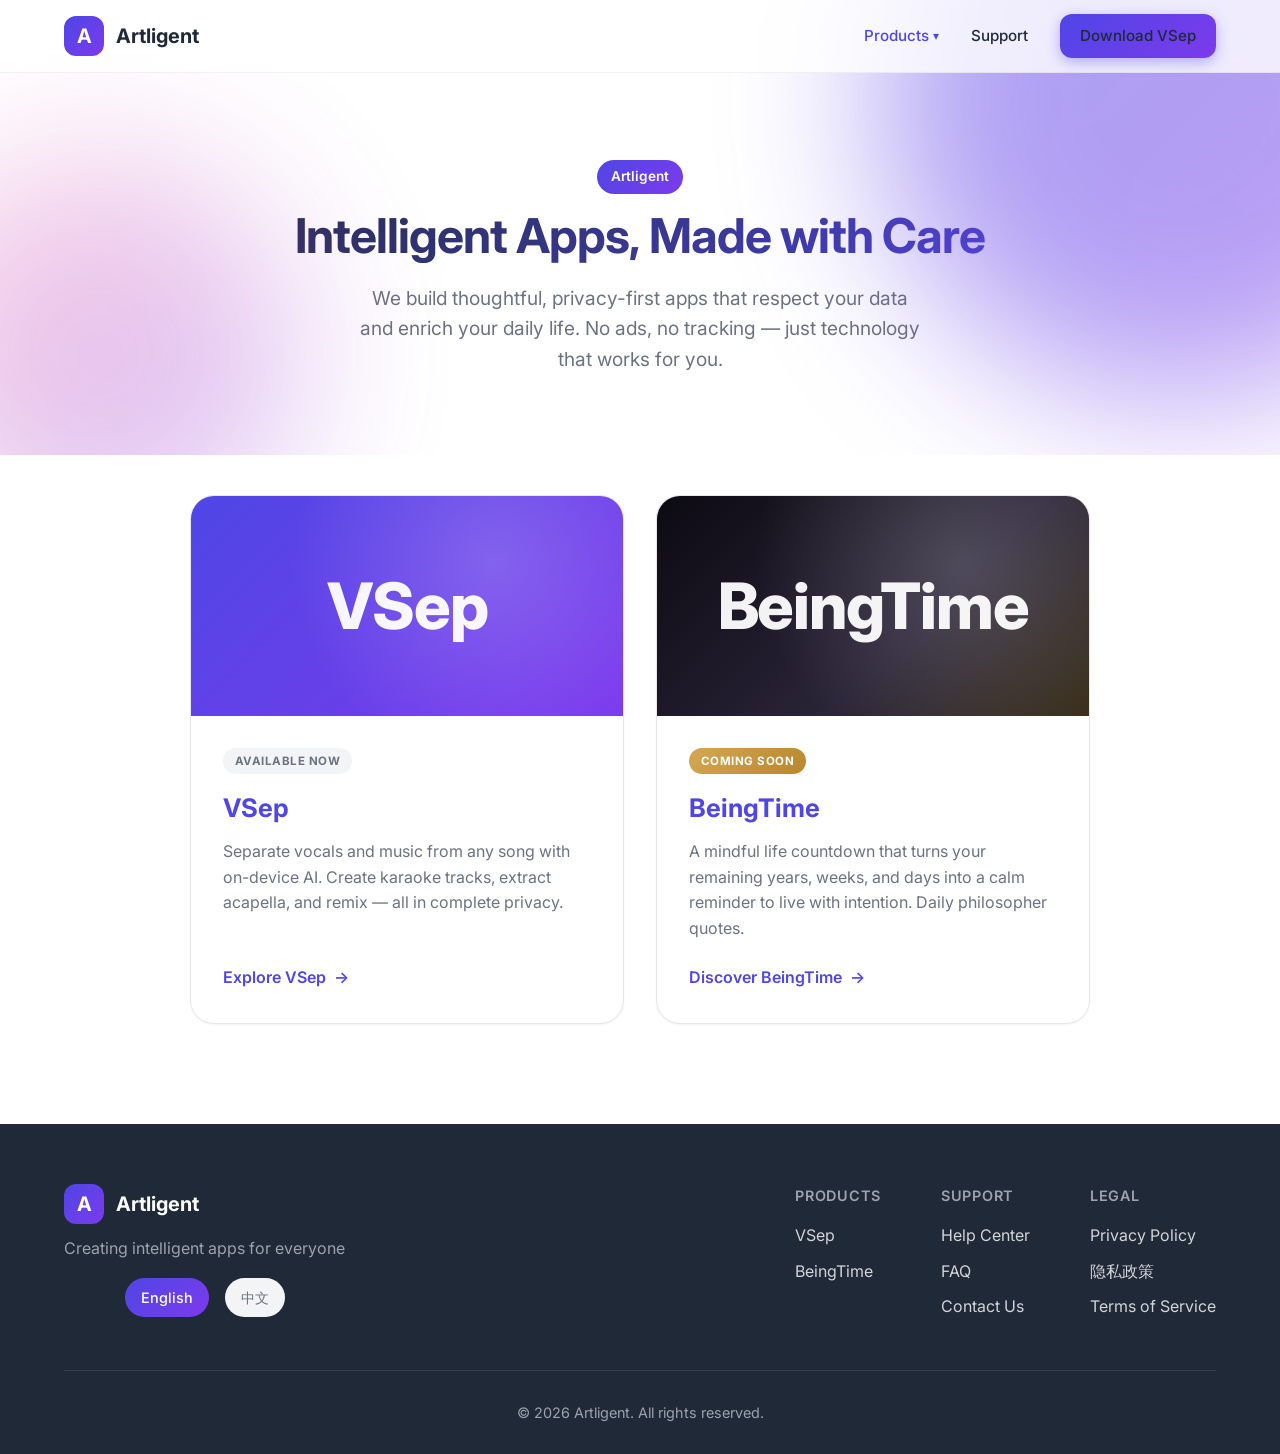
<file: index.html>
<!DOCTYPE html>
<html lang="en">
<head>
    <meta charset="UTF-8">
    <meta name="viewport" content="width=device-width, initial-scale=1.0">
    <title>Artligent - AI-Powered Apps</title>
    <meta name="description" content="Artligent creates intelligent, privacy-first apps. Discover VSep (AI vocal separation) and BeingTime (a mindful life countdown).">
    <link rel="stylesheet" href="css/style.css">
    <link rel="preconnect" href="https://fonts.googleapis.com">
    <link rel="preconnect" href="https://fonts.gstatic.com" crossorigin>
    <link href="https://fonts.googleapis.com/css2?family=Inter:wght@400;500;600;700&display=swap" rel="stylesheet">
</head>
<body>
    <header class="header">
        <nav class="nav container">
            <a href="/" class="logo">
                <div class="logo-icon">A</div>
                <span>Artligent</span>
            </a>
            <ul class="nav-links">
                <li class="nav-item-dropdown">
                    <button class="dropdown-toggle active" type="button">
                        Products <span class="caret">▾</span>
                    </button>
                    <div class="dropdown-menu">
                        <a href="/vsep.html" class="dropdown-link">
                            <div class="dropdown-link-icon vsep">V</div>
                            <div class="dropdown-link-text">
                                <span class="dropdown-link-title">VSep <span class="dropdown-tag">Available</span></span>
                                <span class="dropdown-link-desc">Separate vocals &amp; music with AI</span>
                            </div>
                        </a>
                        <a href="/beingtime.html" class="dropdown-link">
                            <div class="dropdown-link-icon lifetime">B</div>
                            <div class="dropdown-link-text">
                                <span class="dropdown-link-title">BeingTime <span class="dropdown-tag soon">Coming Soon</span></span>
                                <span class="dropdown-link-desc">A mindful life countdown</span>
                            </div>
                        </a>
                    </div>
                </li>
                <li><a href="/support.html">Support</a></li>
                <li><a href="https://apps.apple.com/us/app/vsep/id6759715582" class="btn btn-primary">Download VSep</a></li>
            </ul>
            <button class="mobile-menu-btn" aria-label="Toggle menu">
                <span></span>
                <span></span>
                <span></span>
            </button>
        </nav>
    </header>

    <main>
        <!-- Hub Hero -->
        <section class="hub-hero">
            <div class="hero-bg">
                <div class="gradient-orb orb-1"></div>
                <div class="gradient-orb orb-2"></div>
            </div>
            <div class="container">
                <div class="product-badge">Artligent</div>
                <h1>Intelligent Apps, Made with Care</h1>
                <p>We build thoughtful, privacy-first apps that respect your data and enrich your daily life. No ads, no tracking — just technology that works for you.</p>
            </div>
        </section>

        <!-- Products -->
        <section class="products-section">
            <div class="container">
                <div class="products-grid">
                    <!-- VSep -->
                    <a href="/vsep.html" class="product-card">
                        <div class="product-card-visual vsep">
                            <div class="product-card-initial">VSep</div>
                        </div>
                        <div class="product-card-body">
                            <span class="product-card-tag">Available Now</span>
                            <h3>VSep</h3>
                            <p>Separate vocals and music from any song with on-device AI. Create karaoke tracks, extract acapella, and remix — all in complete privacy.</p>
                            <span class="product-card-link">
                                Explore VSep <span class="arrow">→</span>
                            </span>
                        </div>
                    </a>

                    <!-- BeingTime -->
                    <a href="/beingtime.html" class="product-card">
                        <div class="product-card-visual lifetime">
                            <div class="product-card-initial">BeingTime</div>
                        </div>
                        <div class="product-card-body">
                            <span class="product-card-tag soon">Coming Soon</span>
                            <h3>BeingTime</h3>
                            <p>A mindful life countdown that turns your remaining years, weeks, and days into a calm reminder to live with intention. Daily philosopher quotes.</p>
                            <span class="product-card-link">
                                Discover BeingTime <span class="arrow">→</span>
                            </span>
                        </div>
                    </a>
                </div>
            </div>
        </section>
    </main>

    <footer class="footer">
        <div class="container">
            <div class="footer-content">
                <div class="footer-brand">
                    <a href="/" class="logo">
                        <div class="logo-icon">A</div>
                        <span>Artligent</span>
                    </a>
                    <p>Creating intelligent apps for everyone</p>
                    <div class="lang-switcher">
                        <a href="/" class="active">English</a>
                        <a href="/index-cn.html">中文</a>
                    </div>
                </div>
                <div class="footer-links">
                    <div class="footer-col">
                        <h4>Products</h4>
                        <ul>
                            <li><a href="/vsep.html">VSep</a></li>
                            <li><a href="/beingtime.html">BeingTime</a></li>
                        </ul>
                    </div>
                    <div class="footer-col">
                        <h4>Support</h4>
                        <ul>
                            <li><a href="/support.html">Help Center</a></li>
                            <li><a href="/support.html#faq">FAQ</a></li>
                            <li><a href="/support.html#contact">Contact Us</a></li>
                        </ul>
                    </div>
                    <div class="footer-col">
                        <h4>Legal</h4>
                        <ul>
                            <li><a href="/privacy.html">Privacy Policy</a></li>
                            <li><a href="/privacy-cn.html">隐私政策</a></li>
                            <li><a href="/terms.html">Terms of Service</a></li>
                        </ul>
                    </div>
                </div>
            </div>
            <div class="footer-bottom">
                <p>&copy; 2026 Artligent. All rights reserved.</p>
            </div>
        </div>
    </footer>

    <script src="js/main.js"></script>
</body>
</html>
</file>
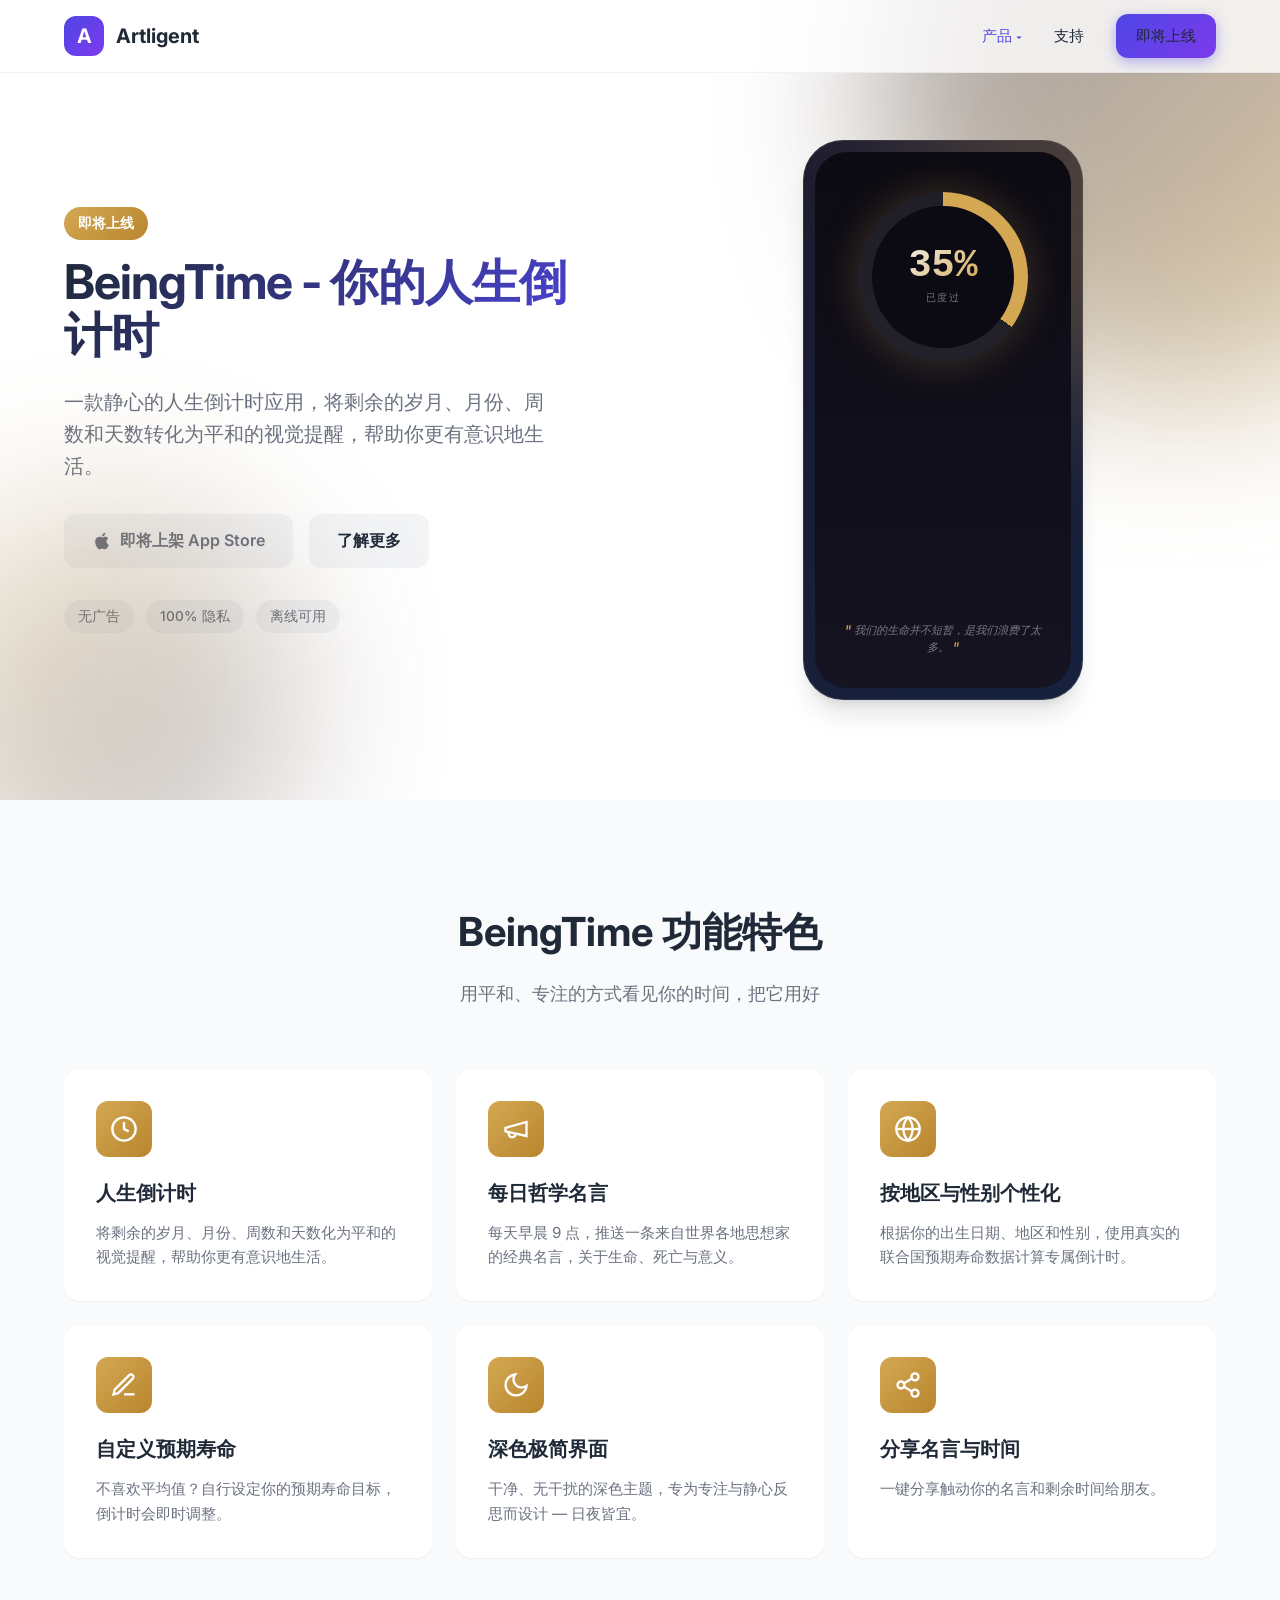
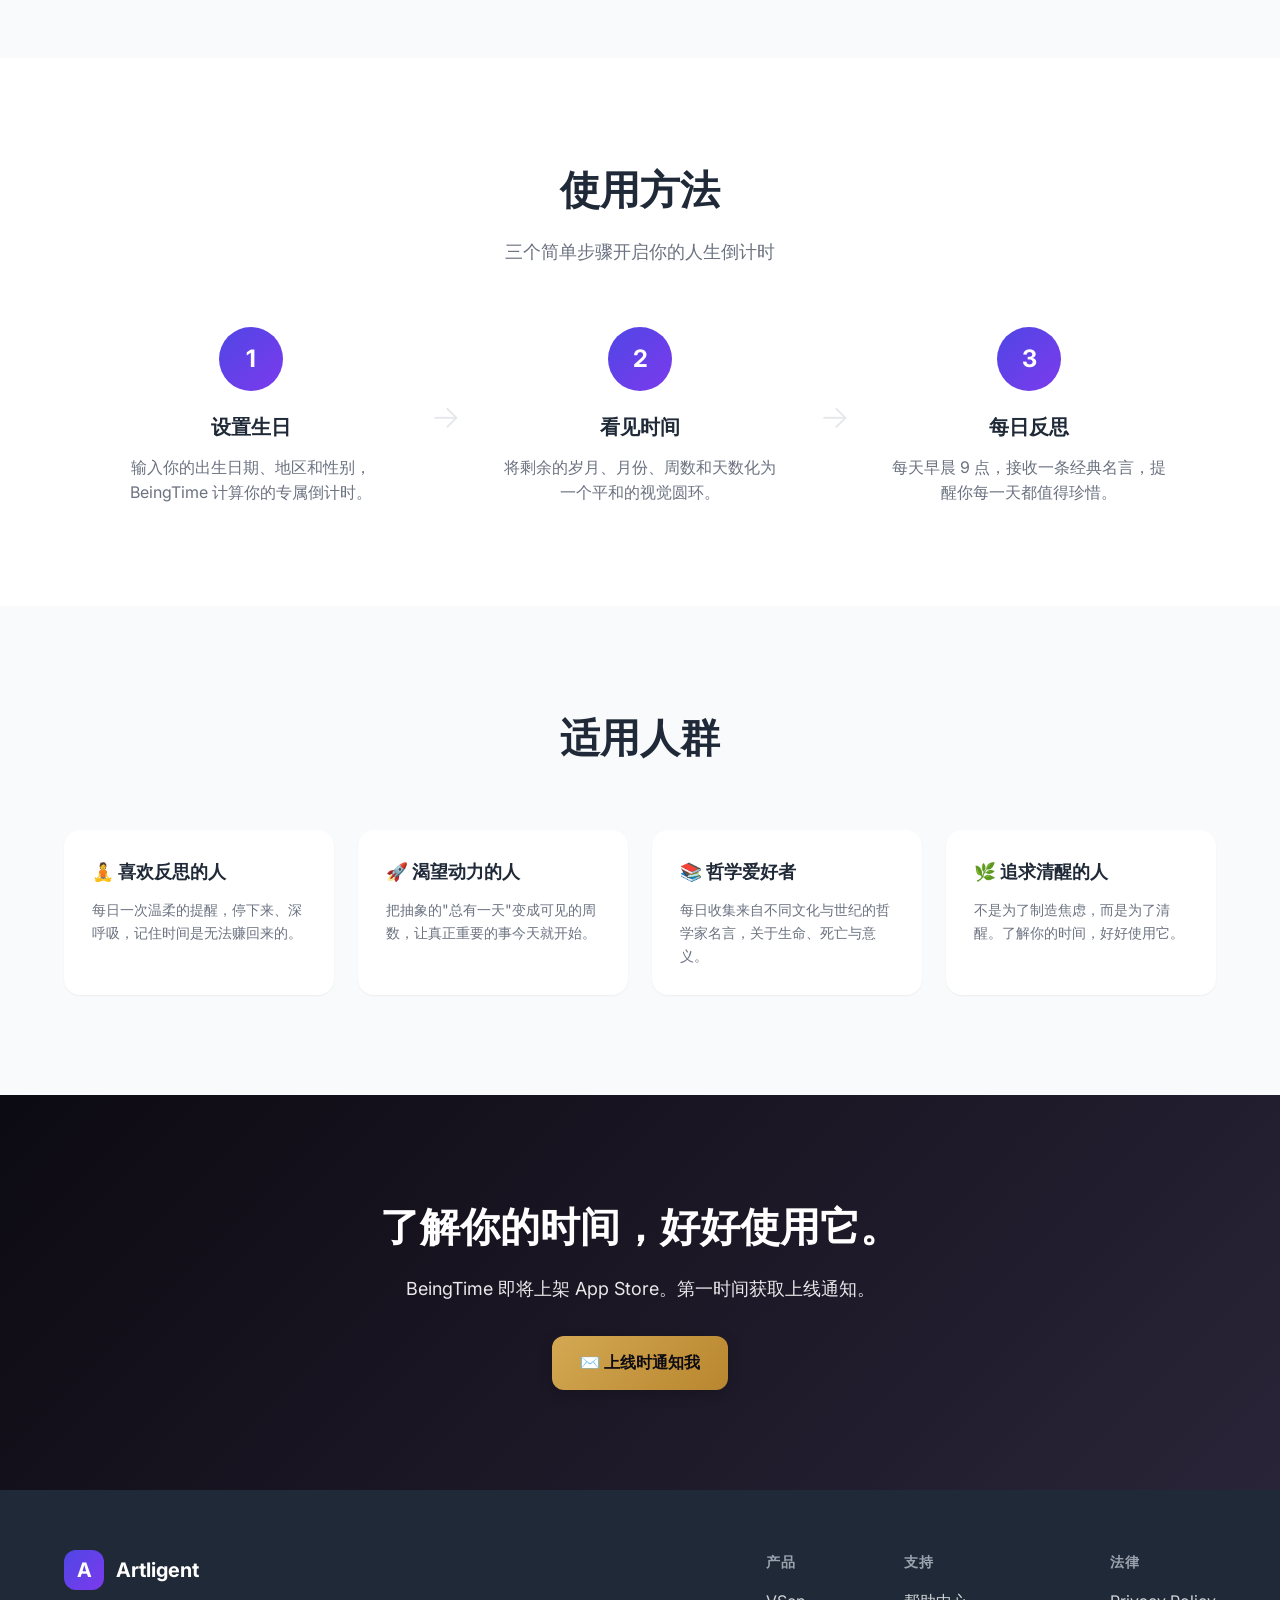
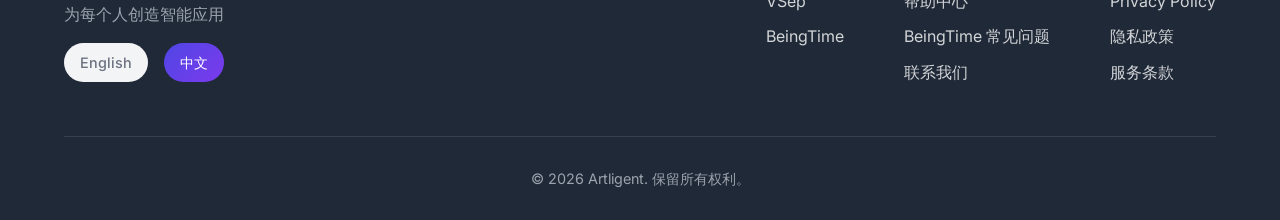
<file: beingtime-cn.html>
<!DOCTYPE html>
<html lang="zh-CN">
<head>
    <meta charset="UTF-8">
    <meta name="viewport" content="width=device-width, initial-scale=1.0">
    <title>BeingTime - 人生倒计时 | Artligent</title>
    <meta name="description" content="BeingTime 是一款静心的人生倒计时应用，将剩余的岁月、月份、周数和天数转化为平和的视觉提醒，帮助你更有意识地生活。每天早晨 9 点接收哲学名言。100% 隐私。">
    <link rel="stylesheet" href="css/style.css">
    <link rel="preconnect" href="https://fonts.googleapis.com">
    <link rel="preconnect" href="https://fonts.gstatic.com" crossorigin>
    <link href="https://fonts.googleapis.com/css2?family=Inter:wght@400;500;600;700&display=swap" rel="stylesheet">
</head>
<body>
    <header class="header">
        <nav class="nav container">
            <a href="/index-cn.html" class="logo">
                <div class="logo-icon">A</div>
                <span>Artligent</span>
            </a>
            <ul class="nav-links">
                <li class="nav-item-dropdown">
                    <button class="dropdown-toggle active" type="button">
                        产品 <span class="caret">▾</span>
                    </button>
                    <div class="dropdown-menu">
                        <a href="/vsep-cn.html" class="dropdown-link">
                            <div class="dropdown-link-icon vsep">V</div>
                            <div class="dropdown-link-text">
                                <span class="dropdown-link-title">VSep <span class="dropdown-tag">已上线</span></span>
                                <span class="dropdown-link-desc">AI 人声分离神器</span>
                            </div>
                        </a>
                        <a href="/beingtime-cn.html" class="dropdown-link">
                            <div class="dropdown-link-icon lifetime">B</div>
                            <div class="dropdown-link-text">
                                <span class="dropdown-link-title">BeingTime <span class="dropdown-tag soon">即将上线</span></span>
                                <span class="dropdown-link-desc">静心的人生倒计时</span>
                            </div>
                        </a>
                    </div>
                </li>
                <li><a href="/support-cn.html">支持</a></li>
                <li><a href="/beingtime-cn.html#notify" class="btn btn-primary">即将上线</a></li>
            </ul>
            <button class="mobile-menu-btn" aria-label="Toggle menu">
                <span></span>
                <span></span>
                <span></span>
            </button>
        </nav>
    </header>

    <main>
        <!-- Product: BeingTime -->
        <section class="hero">
            <div class="hero-bg">
                <div class="gradient-orb orb-1" style="background: linear-gradient(135deg, #2a2438 0%, #d4a853 100%);"></div>
                <div class="gradient-orb orb-2" style="background: linear-gradient(135deg, #d4a853 0%, #2a2438 100%);"></div>
            </div>
            <div class="container">
                <div class="hero-content">
                    <div class="hero-text">
                        <div class="product-badge" style="background: linear-gradient(135deg, #d4a853 0%, #b8862e 100%);">即将上线</div>
                        <h1>BeingTime - 你的人生倒计时</h1>
                        <p class="hero-subtitle">一款静心的人生倒计时应用，将剩余的岁月、月份、周数和天数转化为平和的视觉提醒，帮助你更有意识地生活。</p>
                        <div class="hero-buttons">
                            <!-- TODO(beingtime-launch): 上线后将此链接替换为真实的 App Store URL -->
                            <a href="https://apps.apple.com/app/idTBD" class="btn btn-primary btn-large btn-coming-soon">
                                <svg class="icon" viewBox="0 0 24 24" fill="currentColor"><path d="M18.71 19.5c-.83 1.24-1.71 2.45-3.05 2.47-1.34.03-1.77-.79-3.29-.79-1.53 0-2 .77-3.27.82-1.31.05-2.3-1.32-3.14-2.53C4.25 17 2.94 12.45 4.7 9.39c.87-1.52 2.43-2.48 4.12-2.51 1.28-.02 2.5.87 3.29.87.78 0 2.26-1.07 3.81-.91.65.03 2.47.26 3.64 1.98-.09.06-2.17 1.28-2.15 3.81.03 3.02 2.65 4.03 2.68 4.04-.03.07-.42 1.44-1.38 2.83M13 3.5c.73-.83 1.94-1.46 2.94-1.5.13 1.17-.34 2.35-1.04 3.19-.69.85-1.83 1.51-2.95 1.42-.15-1.15.41-2.35 1.05-3.11z"/></svg>
                                即将上架 App Store
                            </a>
                            <a href="#features" class="btn btn-secondary btn-large">了解更多</a>
                        </div>
                        <div class="hero-badges">
                            <span class="badge">无广告</span>
                            <span class="badge">100% 隐私</span>
                            <span class="badge">离线可用</span>
                        </div>
                    </div>
                    <div class="hero-visual">
                        <div class="phone-mockup">
                            <div class="phone-screen lifetime">
                                <div class="countdown-ring">
                                    <div class="countdown-ring-inner">
                                        <div class="countdown-ring-pct">35%</div>
                                        <div class="countdown-ring-label">已度过</div>
                                    </div>
                                </div>
                                <div class="quote-preview">
                                    <span class="quote-mark">"</span>
                                    我们的生命并不短暂，是我们浪费了太多。
                                    <span class="quote-mark">"</span>
                                </div>
                            </div>
                        </div>
                    </div>
                </div>
            </div>
        </section>

        <!-- Features Section -->
        <section id="features" class="features">
            <div class="container">
                <div class="section-header">
                    <h2>BeingTime 功能特色</h2>
                    <p>用平和、专注的方式看见你的时间，把它用好</p>
                </div>
                <div class="features-grid">
                    <div class="feature-card">
                        <div class="feature-icon gold">
                            <svg viewBox="0 0 24 24" fill="none" stroke="currentColor" stroke-width="2"><circle cx="12" cy="12" r="10"/><polyline points="12 6 12 12 16 14"/></svg>
                        </div>
                        <h3>人生倒计时</h3>
                        <p>将剩余的岁月、月份、周数和天数化为平和的视觉提醒，帮助你更有意识地生活。</p>
                    </div>
                    <div class="feature-card">
                        <div class="feature-icon gold">
                            <svg viewBox="0 0 24 24" fill="none" stroke="currentColor" stroke-width="2"><path d="M3 11l18-5v12L3 14v-3z"/><path d="M11.6 16.8a3 3 0 1 1-5.8-1.6"/></svg>
                        </div>
                        <h3>每日哲学名言</h3>
                        <p>每天早晨 9 点，推送一条来自世界各地思想家的经典名言，关于生命、死亡与意义。</p>
                    </div>
                    <div class="feature-card">
                        <div class="feature-icon gold">
                            <svg viewBox="0 0 24 24" fill="none" stroke="currentColor" stroke-width="2"><circle cx="12" cy="12" r="10"/><path d="M2 12h20"/><path d="M12 2a15.3 15.3 0 0 1 4 10 15.3 15.3 0 0 1-4 10 15.3 15.3 0 0 1-4-10 15.3 15.3 0 0 1 4-10z"/></svg>
                        </div>
                        <h3>按地区与性别个性化</h3>
                        <p>根据你的出生日期、地区和性别，使用真实的联合国预期寿命数据计算专属倒计时。</p>
                    </div>
                    <div class="feature-card">
                        <div class="feature-icon gold">
                            <svg viewBox="0 0 24 24" fill="none" stroke="currentColor" stroke-width="2"><path d="M12 20h9"/><path d="M16.5 3.5a2.121 2.121 0 0 1 3 3L7 19l-4 1 1-4L16.5 3.5z"/></svg>
                        </div>
                        <h3>自定义预期寿命</h3>
                        <p>不喜欢平均值？自行设定你的预期寿命目标，倒计时会即时调整。</p>
                    </div>
                    <div class="feature-card">
                        <div class="feature-icon gold">
                            <svg viewBox="0 0 24 24" fill="none" stroke="currentColor" stroke-width="2"><path d="M21 12.79A9 9 0 1 1 11.21 3 7 7 0 0 0 21 12.79z"/></svg>
                        </div>
                        <h3>深色极简界面</h3>
                        <p>干净、无干扰的深色主题，专为专注与静心反思而设计 — 日夜皆宜。</p>
                    </div>
                    <div class="feature-card">
                        <div class="feature-icon gold">
                            <svg viewBox="0 0 24 24" fill="none" stroke="currentColor" stroke-width="2"><circle cx="18" cy="5" r="3"/><circle cx="6" cy="12" r="3"/><circle cx="18" cy="19" r="3"/><line x1="8.59" y1="13.51" x2="15.42" y2="17.49"/><line x1="15.41" y1="6.51" x2="8.59" y2="10.49"/></svg>
                        </div>
                        <h3>分享名言与时间</h3>
                        <p>一键分享触动你的名言和剩余时间给朋友。</p>
                    </div>
                </div>
            </div>
        </section>

        <!-- How It Works -->
        <section id="how-it-works" class="how-it-works">
            <div class="container">
                <div class="section-header">
                    <h2>使用方法</h2>
                    <p>三个简单步骤开启你的人生倒计时</p>
                </div>
                <div class="steps">
                    <div class="step">
                        <div class="step-number">1</div>
                        <h3>设置生日</h3>
                        <p>输入你的出生日期、地区和性别，BeingTime 计算你的专属倒计时。</p>
                    </div>
                    <div class="step-arrow">→</div>
                    <div class="step">
                        <div class="step-number">2</div>
                        <h3>看见时间</h3>
                        <p>将剩余的岁月、月份、周数和天数化为一个平和的视觉圆环。</p>
                    </div>
                    <div class="step-arrow">→</div>
                    <div class="step">
                        <div class="step-number">3</div>
                        <h3>每日反思</h3>
                        <p>每天早晨 9 点，接收一条经典名言，提醒你每一天都值得珍惜。</p>
                    </div>
                </div>
            </div>
        </section>

        <!-- Use Cases -->
        <section class="use-cases">
            <div class="container">
                <div class="section-header">
                    <h2>适用人群</h2>
                </div>
                <div class="use-cases-grid">
                    <div class="use-case">
                        <h4>🧘 喜欢反思的人</h4>
                        <p>每日一次温柔的提醒，停下来、深呼吸，记住时间是无法赚回来的。</p>
                    </div>
                    <div class="use-case">
                        <h4>🚀 渴望动力的人</h4>
                        <p>把抽象的"总有一天"变成可见的周数，让真正重要的事今天就开始。</p>
                    </div>
                    <div class="use-case">
                        <h4>📚 哲学爱好者</h4>
                        <p>每日收集来自不同文化与世纪的哲学家名言，关于生命、死亡与意义。</p>
                    </div>
                    <div class="use-case">
                        <h4>🌿 追求清醒的人</h4>
                        <p>不是为了制造焦虑，而是为了清醒。了解你的时间，好好使用它。</p>
                    </div>
                </div>
            </div>
        </section>

        <!-- CTA Section -->
        <section id="notify" class="cta lifetime">
            <div class="container">
                <div class="cta-content">
                    <h2>了解你的时间，好好使用它。</h2>
                    <p>BeingTime 即将上架 App Store。第一时间获取上线通知。</p>
                    <a href="mailto:hohband003@163.com?subject=BeingTime%20%E4%B8%8A%E7%BA%BF%E9%80%9A%E7%9F%A5" class="btn btn-primary btn-large">
                        ✉️ 上线时通知我
                    </a>
                </div>
            </div>
        </section>
    </main>

    <footer class="footer">
        <div class="container">
            <div class="footer-content">
                <div class="footer-brand">
                    <a href="/index-cn.html" class="logo">
                        <div class="logo-icon">A</div>
                        <span>Artligent</span>
                    </a>
                    <p>为每个人创造智能应用</p>
                    <div class="lang-switcher">
                        <a href="/beingtime.html">English</a>
                        <a href="/beingtime-cn.html" class="active">中文</a>
                    </div>
                </div>
                <div class="footer-links">
                    <div class="footer-col">
                        <h4>产品</h4>
                        <ul>
                            <li><a href="/vsep-cn.html">VSep</a></li>
                            <li><a href="/beingtime-cn.html">BeingTime</a></li>
                        </ul>
                    </div>
                    <div class="footer-col">
                        <h4>支持</h4>
                        <ul>
                            <li><a href="/support-cn.html">帮助中心</a></li>
                            <li><a href="/support-cn.html#beingtime">BeingTime 常见问题</a></li>
                            <li><a href="/support-cn.html#contact">联系我们</a></li>
                        </ul>
                    </div>
                    <div class="footer-col">
                        <h4>法律</h4>
                        <ul>
                            <li><a href="/privacy.html">Privacy Policy</a></li>
                            <li><a href="/privacy-cn.html">隐私政策</a></li>
                            <li><a href="/terms.html">服务条款</a></li>
                        </ul>
                    </div>
                </div>
            </div>
            <div class="footer-bottom">
                <p>&copy; 2026 Artligent. 保留所有权利。</p>
            </div>
        </div>
    </footer>

    <script src="js/main.js"></script>
</body>
</html>
</file>
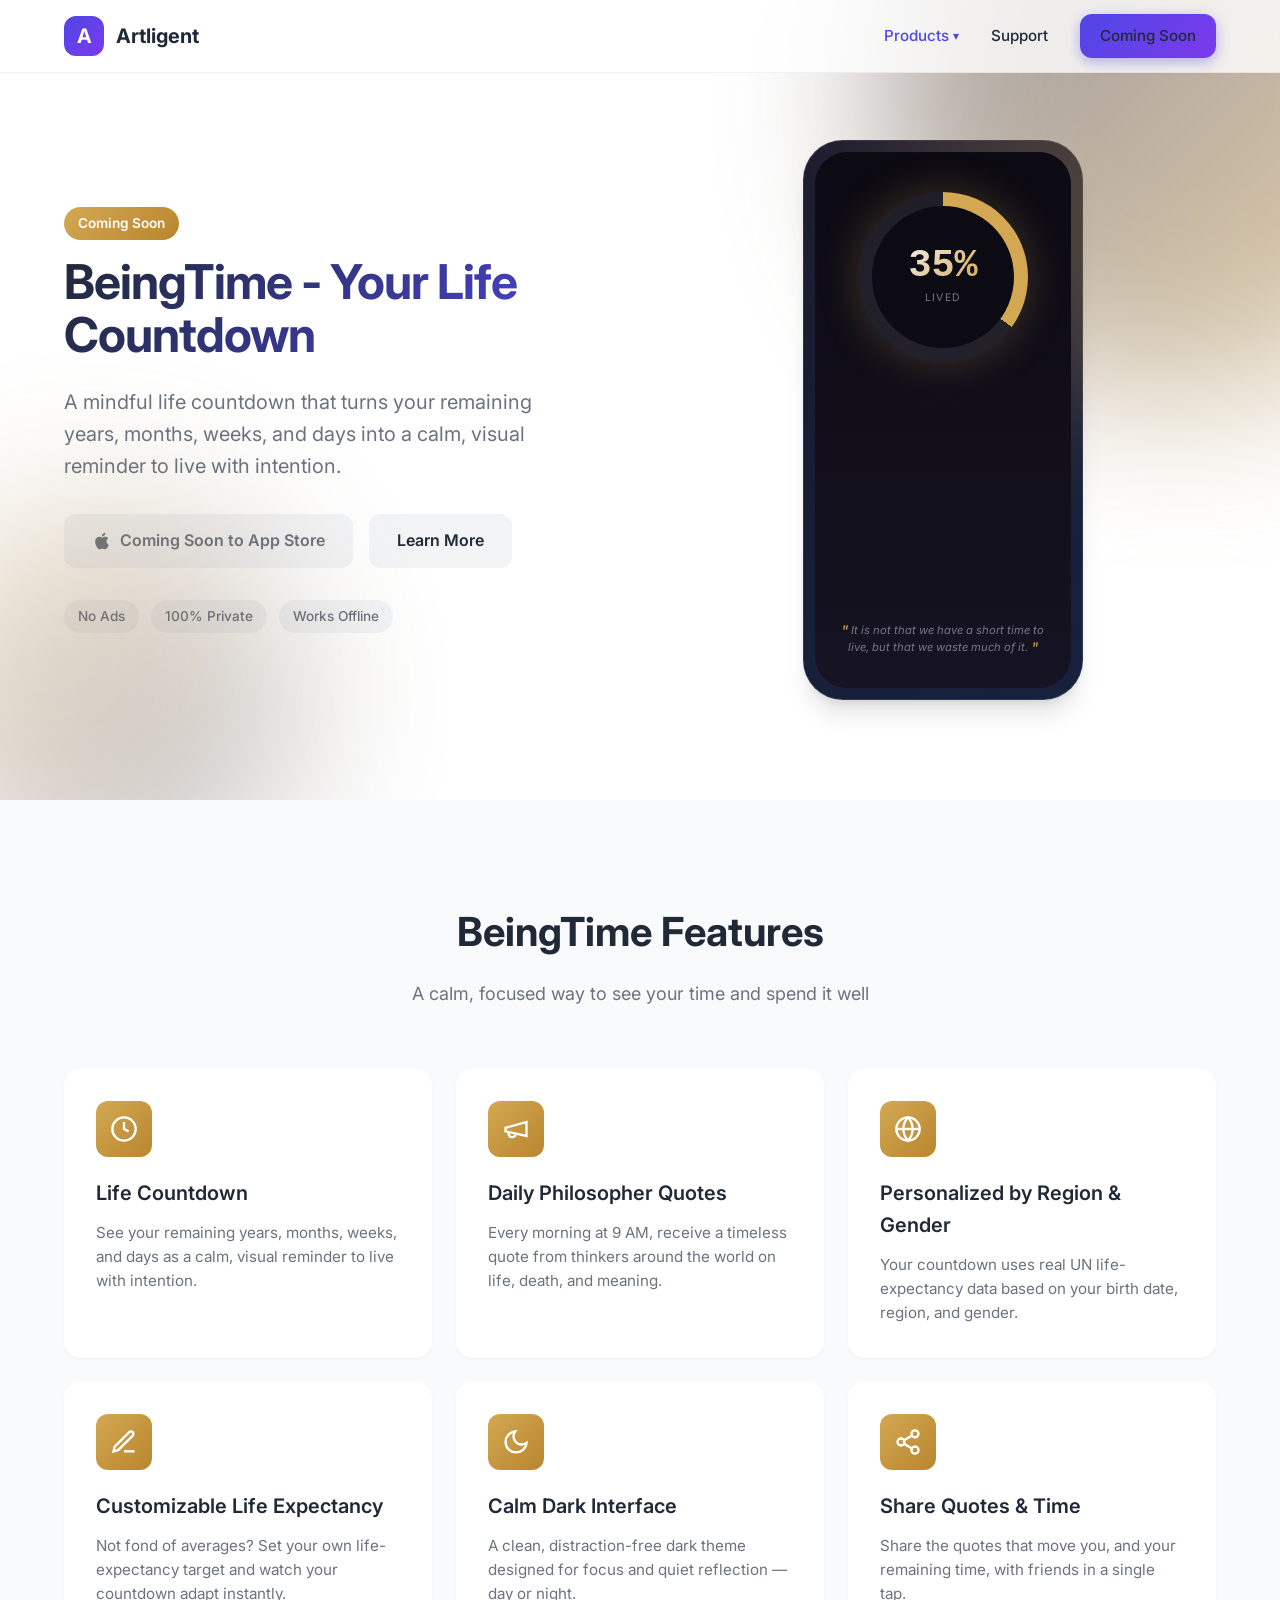
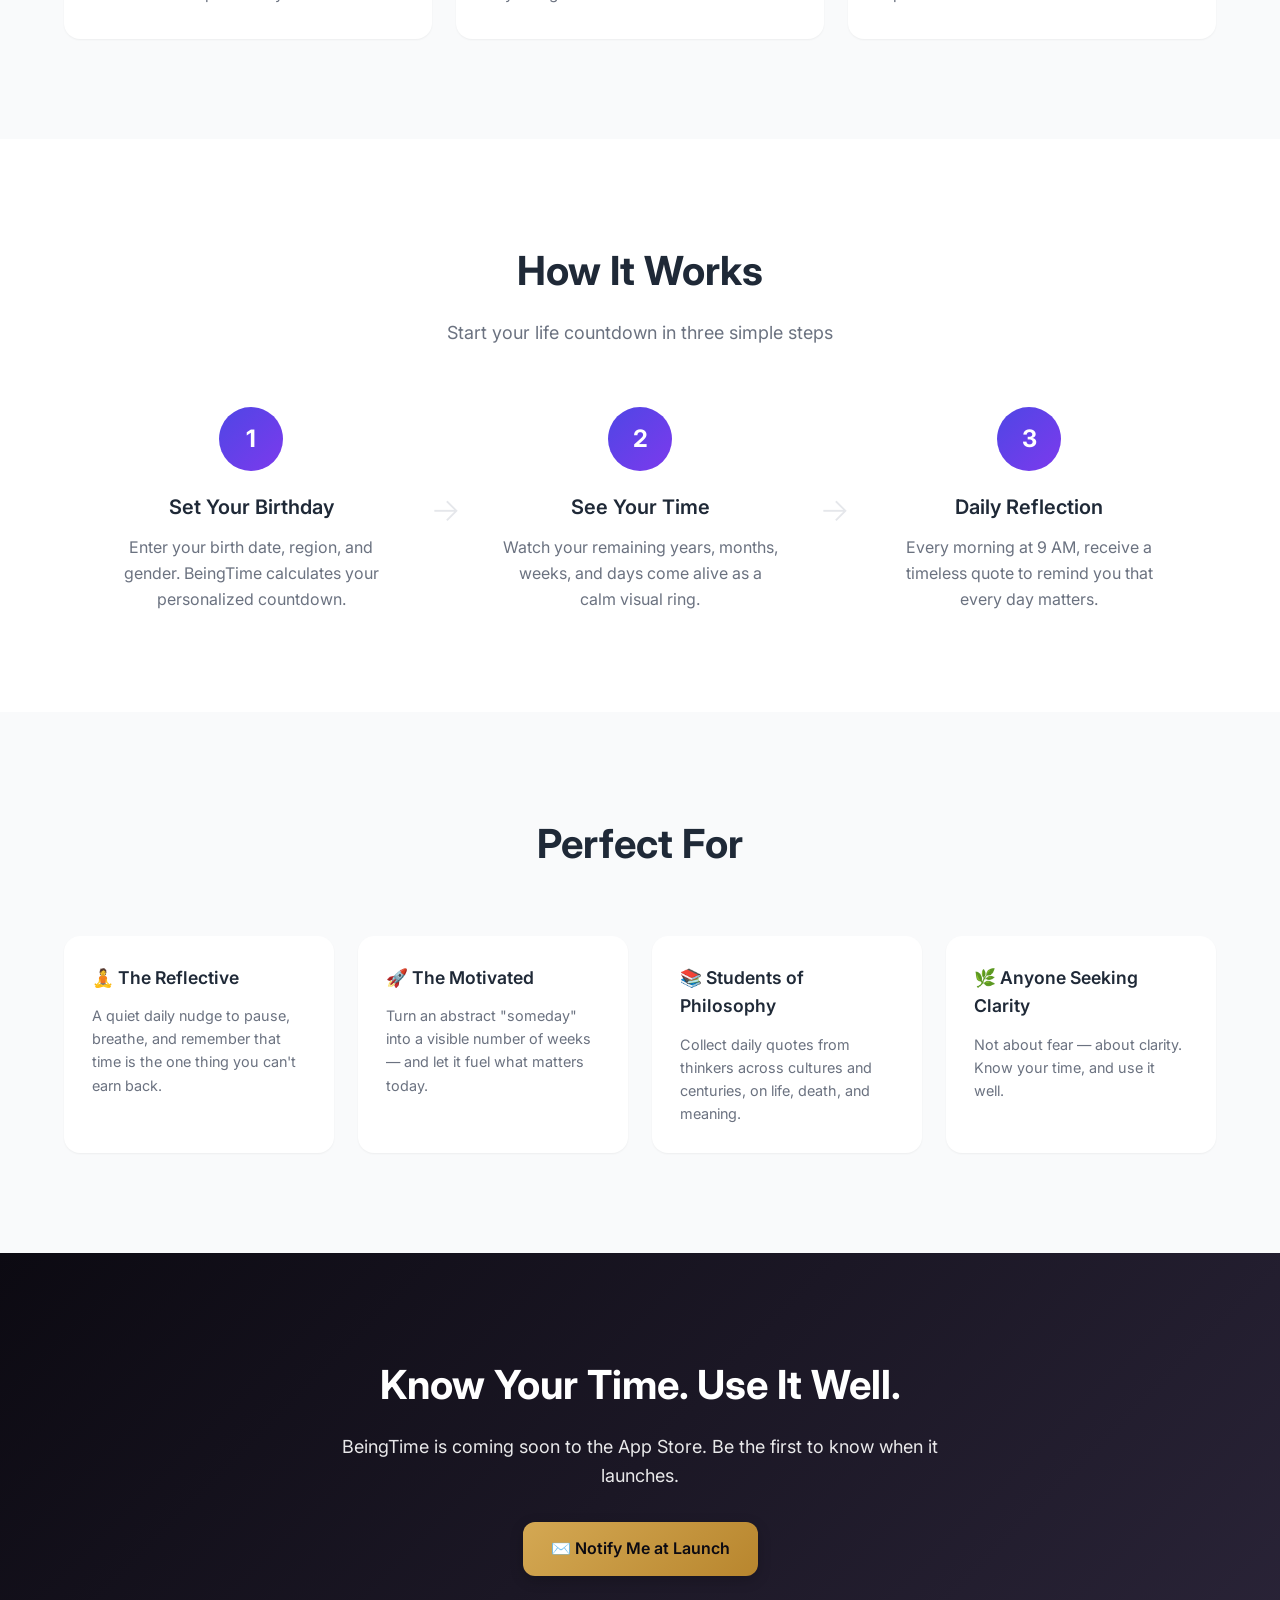
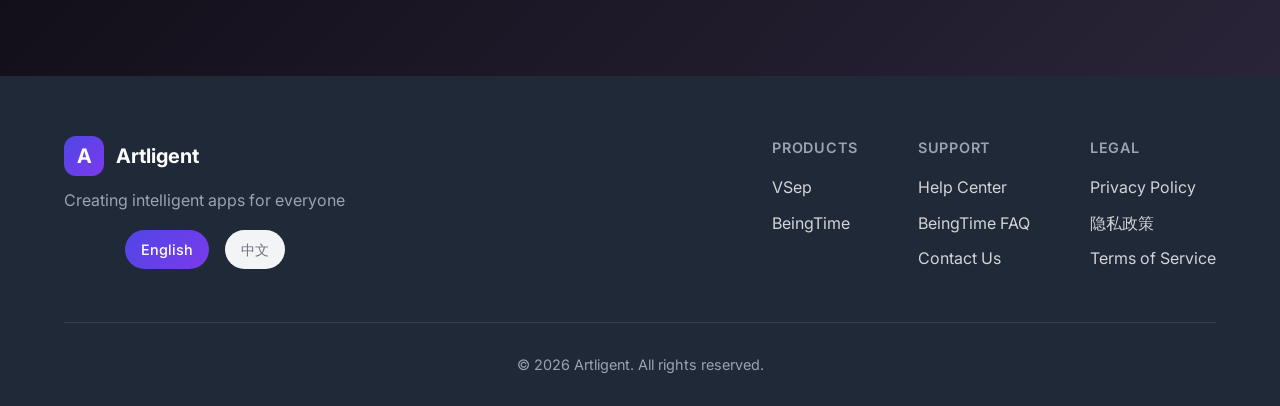
<file: beingtime.html>
<!DOCTYPE html>
<html lang="en">
<head>
    <meta charset="UTF-8">
    <meta name="viewport" content="width=device-width, initial-scale=1.0">
    <title>BeingTime - Your Life Countdown | Artligent</title>
    <meta name="description" content="BeingTime is a mindful life countdown that turns your remaining years, months, weeks, and days into a calm reminder to live with intention. Daily philosopher quotes. 100% private.">
    <link rel="stylesheet" href="css/style.css">
    <link rel="preconnect" href="https://fonts.googleapis.com">
    <link rel="preconnect" href="https://fonts.gstatic.com" crossorigin>
    <link href="https://fonts.googleapis.com/css2?family=Inter:wght@400;500;600;700&display=swap" rel="stylesheet">
</head>
<body>
    <header class="header">
        <nav class="nav container">
            <a href="/" class="logo">
                <div class="logo-icon">A</div>
                <span>Artligent</span>
            </a>
            <ul class="nav-links">
                <li class="nav-item-dropdown">
                    <button class="dropdown-toggle active" type="button">
                        Products <span class="caret">▾</span>
                    </button>
                    <div class="dropdown-menu">
                        <a href="/vsep.html" class="dropdown-link">
                            <div class="dropdown-link-icon vsep">V</div>
                            <div class="dropdown-link-text">
                                <span class="dropdown-link-title">VSep <span class="dropdown-tag">Available</span></span>
                                <span class="dropdown-link-desc">Separate vocals &amp; music with AI</span>
                            </div>
                        </a>
                        <a href="/beingtime.html" class="dropdown-link">
                            <div class="dropdown-link-icon lifetime">B</div>
                            <div class="dropdown-link-text">
                                <span class="dropdown-link-title">BeingTime <span class="dropdown-tag soon">Coming Soon</span></span>
                                <span class="dropdown-link-desc">A mindful life countdown</span>
                            </div>
                        </a>
                    </div>
                </li>
                <li><a href="/support.html">Support</a></li>
                <li><a href="/beingtime.html#notify" class="btn btn-primary">Coming Soon</a></li>
            </ul>
            <button class="mobile-menu-btn" aria-label="Toggle menu">
                <span></span>
                <span></span>
                <span></span>
            </button>
        </nav>
    </header>

    <main>
        <!-- Product: BeingTime -->
        <section class="hero">
            <div class="hero-bg">
                <div class="gradient-orb orb-1" style="background: linear-gradient(135deg, #2a2438 0%, #d4a853 100%);"></div>
                <div class="gradient-orb orb-2" style="background: linear-gradient(135deg, #d4a853 0%, #2a2438 100%);"></div>
            </div>
            <div class="container">
                <div class="hero-content">
                    <div class="hero-text">
                        <div class="product-badge" style="background: linear-gradient(135deg, #d4a853 0%, #b8862e 100%);">Coming Soon</div>
                        <h1>BeingTime - Your Life Countdown</h1>
                        <p class="hero-subtitle">A mindful life countdown that turns your remaining years, months, weeks, and days into a calm, visual reminder to live with intention.</p>
                        <div class="hero-buttons">
                            <!-- TODO(beingtime-launch): replace href with the real App Store URL once BeingTime is published -->
                            <a href="https://apps.apple.com/app/idTBD" class="btn btn-primary btn-large btn-coming-soon">
                                <svg class="icon" viewBox="0 0 24 24" fill="currentColor"><path d="M18.71 19.5c-.83 1.24-1.71 2.45-3.05 2.47-1.34.03-1.77-.79-3.29-.79-1.53 0-2 .77-3.27.82-1.31.05-2.3-1.32-3.14-2.53C4.25 17 2.94 12.45 4.7 9.39c.87-1.52 2.43-2.48 4.12-2.51 1.28-.02 2.5.87 3.29.87.78 0 2.26-1.07 3.81-.91.65.03 2.47.26 3.64 1.98-.09.06-2.17 1.28-2.15 3.81.03 3.02 2.65 4.03 2.68 4.04-.03.07-.42 1.44-1.38 2.83M13 3.5c.73-.83 1.94-1.46 2.94-1.5.13 1.17-.34 2.35-1.04 3.19-.69.85-1.83 1.51-2.95 1.42-.15-1.15.41-2.35 1.05-3.11z"/></svg>
                                Coming Soon to App Store
                            </a>
                            <a href="#features" class="btn btn-secondary btn-large">Learn More</a>
                        </div>
                        <div class="hero-badges">
                            <span class="badge">No Ads</span>
                            <span class="badge">100% Private</span>
                            <span class="badge">Works Offline</span>
                        </div>
                    </div>
                    <div class="hero-visual">
                        <div class="phone-mockup">
                            <div class="phone-screen lifetime">
                                <div class="countdown-ring">
                                    <div class="countdown-ring-inner">
                                        <div class="countdown-ring-pct">35%</div>
                                        <div class="countdown-ring-label">Lived</div>
                                    </div>
                                </div>
                                <div class="quote-preview">
                                    <span class="quote-mark">"</span>
                                    It is not that we have a short time to live, but that we waste much of it.
                                    <span class="quote-mark">"</span>
                                </div>
                            </div>
                        </div>
                    </div>
                </div>
            </div>
        </section>

        <!-- Features Section -->
        <section id="features" class="features">
            <div class="container">
                <div class="section-header">
                    <h2>BeingTime Features</h2>
                    <p>A calm, focused way to see your time and spend it well</p>
                </div>
                <div class="features-grid">
                    <div class="feature-card">
                        <div class="feature-icon gold">
                            <svg viewBox="0 0 24 24" fill="none" stroke="currentColor" stroke-width="2"><circle cx="12" cy="12" r="10"/><polyline points="12 6 12 12 16 14"/></svg>
                        </div>
                        <h3>Life Countdown</h3>
                        <p>See your remaining years, months, weeks, and days as a calm, visual reminder to live with intention.</p>
                    </div>
                    <div class="feature-card">
                        <div class="feature-icon gold">
                            <svg viewBox="0 0 24 24" fill="none" stroke="currentColor" stroke-width="2"><path d="M3 11l18-5v12L3 14v-3z"/><path d="M11.6 16.8a3 3 0 1 1-5.8-1.6"/></svg>
                        </div>
                        <h3>Daily Philosopher Quotes</h3>
                        <p>Every morning at 9 AM, receive a timeless quote from thinkers around the world on life, death, and meaning.</p>
                    </div>
                    <div class="feature-card">
                        <div class="feature-icon gold">
                            <svg viewBox="0 0 24 24" fill="none" stroke="currentColor" stroke-width="2"><circle cx="12" cy="12" r="10"/><path d="M2 12h20"/><path d="M12 2a15.3 15.3 0 0 1 4 10 15.3 15.3 0 0 1-4 10 15.3 15.3 0 0 1-4-10 15.3 15.3 0 0 1 4-10z"/></svg>
                        </div>
                        <h3>Personalized by Region &amp; Gender</h3>
                        <p>Your countdown uses real UN life-expectancy data based on your birth date, region, and gender.</p>
                    </div>
                    <div class="feature-card">
                        <div class="feature-icon gold">
                            <svg viewBox="0 0 24 24" fill="none" stroke="currentColor" stroke-width="2"><path d="M12 20h9"/><path d="M16.5 3.5a2.121 2.121 0 0 1 3 3L7 19l-4 1 1-4L16.5 3.5z"/></svg>
                        </div>
                        <h3>Customizable Life Expectancy</h3>
                        <p>Not fond of averages? Set your own life-expectancy target and watch your countdown adapt instantly.</p>
                    </div>
                    <div class="feature-card">
                        <div class="feature-icon gold">
                            <svg viewBox="0 0 24 24" fill="none" stroke="currentColor" stroke-width="2"><path d="M21 12.79A9 9 0 1 1 11.21 3 7 7 0 0 0 21 12.79z"/></svg>
                        </div>
                        <h3>Calm Dark Interface</h3>
                        <p>A clean, distraction-free dark theme designed for focus and quiet reflection — day or night.</p>
                    </div>
                    <div class="feature-card">
                        <div class="feature-icon gold">
                            <svg viewBox="0 0 24 24" fill="none" stroke="currentColor" stroke-width="2"><circle cx="18" cy="5" r="3"/><circle cx="6" cy="12" r="3"/><circle cx="18" cy="19" r="3"/><line x1="8.59" y1="13.51" x2="15.42" y2="17.49"/><line x1="15.41" y1="6.51" x2="8.59" y2="10.49"/></svg>
                        </div>
                        <h3>Share Quotes &amp; Time</h3>
                        <p>Share the quotes that move you, and your remaining time, with friends in a single tap.</p>
                    </div>
                </div>
            </div>
        </section>

        <!-- How It Works -->
        <section id="how-it-works" class="how-it-works">
            <div class="container">
                <div class="section-header">
                    <h2>How It Works</h2>
                    <p>Start your life countdown in three simple steps</p>
                </div>
                <div class="steps">
                    <div class="step">
                        <div class="step-number">1</div>
                        <h3>Set Your Birthday</h3>
                        <p>Enter your birth date, region, and gender. BeingTime calculates your personalized countdown.</p>
                    </div>
                    <div class="step-arrow">→</div>
                    <div class="step">
                        <div class="step-number">2</div>
                        <h3>See Your Time</h3>
                        <p>Watch your remaining years, months, weeks, and days come alive as a calm visual ring.</p>
                    </div>
                    <div class="step-arrow">→</div>
                    <div class="step">
                        <div class="step-number">3</div>
                        <h3>Daily Reflection</h3>
                        <p>Every morning at 9 AM, receive a timeless quote to remind you that every day matters.</p>
                    </div>
                </div>
            </div>
        </section>

        <!-- Use Cases -->
        <section class="use-cases">
            <div class="container">
                <div class="section-header">
                    <h2>Perfect For</h2>
                </div>
                <div class="use-cases-grid">
                    <div class="use-case">
                        <h4>🧘 The Reflective</h4>
                        <p>A quiet daily nudge to pause, breathe, and remember that time is the one thing you can't earn back.</p>
                    </div>
                    <div class="use-case">
                        <h4>🚀 The Motivated</h4>
                        <p>Turn an abstract "someday" into a visible number of weeks — and let it fuel what matters today.</p>
                    </div>
                    <div class="use-case">
                        <h4>📚 Students of Philosophy</h4>
                        <p>Collect daily quotes from thinkers across cultures and centuries, on life, death, and meaning.</p>
                    </div>
                    <div class="use-case">
                        <h4>🌿 Anyone Seeking Clarity</h4>
                        <p>Not about fear — about clarity. Know your time, and use it well.</p>
                    </div>
                </div>
            </div>
        </section>

        <!-- CTA Section -->
        <section id="notify" class="cta lifetime">
            <div class="container">
                <div class="cta-content">
                    <h2>Know Your Time. Use It Well.</h2>
                    <p>BeingTime is coming soon to the App Store. Be the first to know when it launches.</p>
                    <a href="mailto:hohband003@163.com?subject=Notify%20me%20when%20BeingTime%20launches" class="btn btn-primary btn-large">
                        ✉️ Notify Me at Launch
                    </a>
                </div>
            </div>
        </section>
    </main>

    <footer class="footer">
        <div class="container">
            <div class="footer-content">
                <div class="footer-brand">
                    <a href="/" class="logo">
                        <div class="logo-icon">A</div>
                        <span>Artligent</span>
                    </a>
                    <p>Creating intelligent apps for everyone</p>
                    <div class="lang-switcher">
                        <a href="/beingtime.html" class="active">English</a>
                        <a href="/beingtime-cn.html">中文</a>
                    </div>
                </div>
                <div class="footer-links">
                    <div class="footer-col">
                        <h4>Products</h4>
                        <ul>
                            <li><a href="/vsep.html">VSep</a></li>
                            <li><a href="/beingtime.html">BeingTime</a></li>
                        </ul>
                    </div>
                    <div class="footer-col">
                        <h4>Support</h4>
                        <ul>
                            <li><a href="/support.html">Help Center</a></li>
                            <li><a href="/support.html#beingtime">BeingTime FAQ</a></li>
                            <li><a href="/support.html#contact">Contact Us</a></li>
                        </ul>
                    </div>
                    <div class="footer-col">
                        <h4>Legal</h4>
                        <ul>
                            <li><a href="/privacy.html">Privacy Policy</a></li>
                            <li><a href="/privacy-cn.html">隐私政策</a></li>
                            <li><a href="/terms.html">Terms of Service</a></li>
                        </ul>
                    </div>
                </div>
            </div>
            <div class="footer-bottom">
                <p>&copy; 2026 Artligent. All rights reserved.</p>
            </div>
        </div>
    </footer>

    <script src="js/main.js"></script>
</body>
</html>
</file>
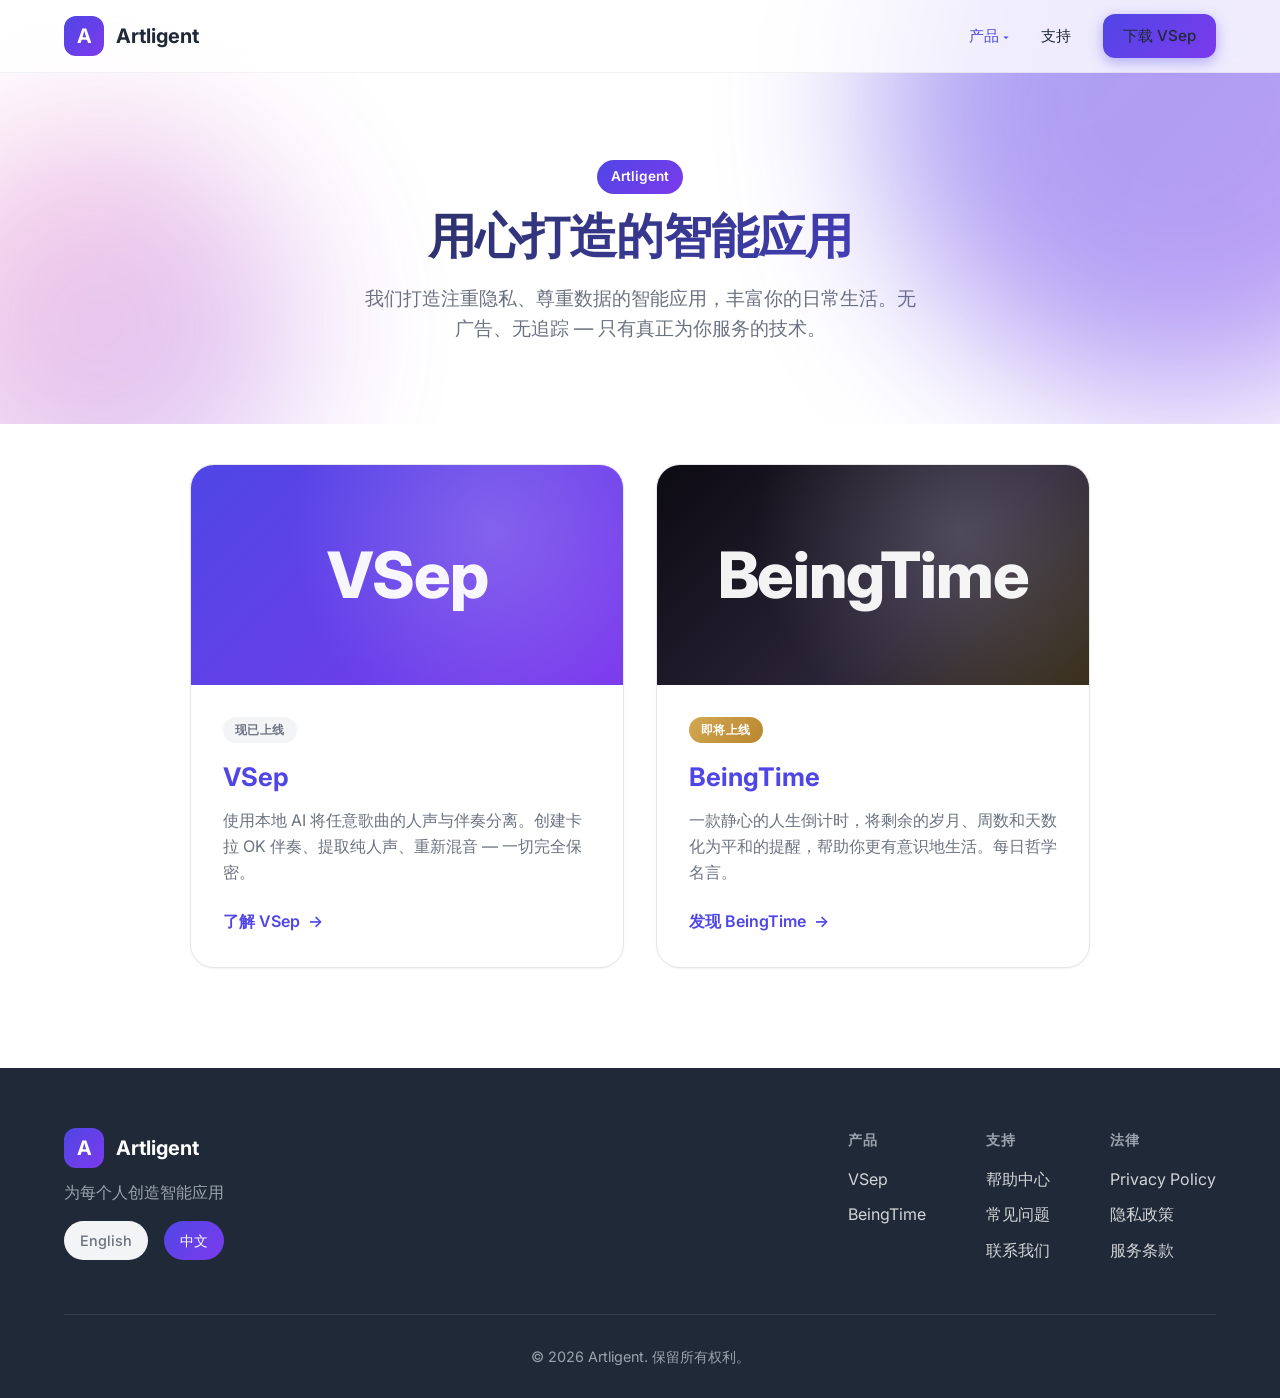
<file: index-cn.html>
<!DOCTYPE html>
<html lang="zh-CN">
<head>
    <meta charset="UTF-8">
    <meta name="viewport" content="width=device-width, initial-scale=1.0">
    <title>Artligent - AI 智能应用</title>
    <meta name="description" content="Artligent 创造注重隐私的智能应用。发现 VSep（AI 人声分离）和 BeingTime（静心的人生倒计时）。">
    <link rel="stylesheet" href="css/style.css">
    <link rel="preconnect" href="https://fonts.googleapis.com">
    <link rel="preconnect" href="https://fonts.gstatic.com" crossorigin>
    <link href="https://fonts.googleapis.com/css2?family=Inter:wght@400;500;600;700&display=swap" rel="stylesheet">
</head>
<body>
    <header class="header">
        <nav class="nav container">
            <a href="/index-cn.html" class="logo">
                <div class="logo-icon">A</div>
                <span>Artligent</span>
            </a>
            <ul class="nav-links">
                <li class="nav-item-dropdown">
                    <button class="dropdown-toggle active" type="button">
                        产品 <span class="caret">▾</span>
                    </button>
                    <div class="dropdown-menu">
                        <a href="/vsep-cn.html" class="dropdown-link">
                            <div class="dropdown-link-icon vsep">V</div>
                            <div class="dropdown-link-text">
                                <span class="dropdown-link-title">VSep <span class="dropdown-tag">已上线</span></span>
                                <span class="dropdown-link-desc">AI 人声分离神器</span>
                            </div>
                        </a>
                        <a href="/beingtime-cn.html" class="dropdown-link">
                            <div class="dropdown-link-icon lifetime">B</div>
                            <div class="dropdown-link-text">
                                <span class="dropdown-link-title">BeingTime <span class="dropdown-tag soon">即将上线</span></span>
                                <span class="dropdown-link-desc">静心的人生倒计时</span>
                            </div>
                        </a>
                    </div>
                </li>
                <li><a href="/support-cn.html">支持</a></li>
                <li><a href="https://apps.apple.com/us/app/vsep/id6759715582" class="btn btn-primary">下载 VSep</a></li>
            </ul>
            <button class="mobile-menu-btn" aria-label="Toggle menu">
                <span></span>
                <span></span>
                <span></span>
            </button>
        </nav>
    </header>

    <main>
        <!-- Hub Hero -->
        <section class="hub-hero">
            <div class="hero-bg">
                <div class="gradient-orb orb-1"></div>
                <div class="gradient-orb orb-2"></div>
            </div>
            <div class="container">
                <div class="product-badge">Artligent</div>
                <h1>用心打造的智能应用</h1>
                <p>我们打造注重隐私、尊重数据的智能应用，丰富你的日常生活。无广告、无追踪 — 只有真正为你服务的技术。</p>
            </div>
        </section>

        <!-- Products -->
        <section class="products-section">
            <div class="container">
                <div class="products-grid">
                    <!-- VSep -->
                    <a href="/vsep-cn.html" class="product-card">
                        <div class="product-card-visual vsep">
                            <div class="product-card-initial">VSep</div>
                        </div>
                        <div class="product-card-body">
                            <span class="product-card-tag">现已上线</span>
                            <h3>VSep</h3>
                            <p>使用本地 AI 将任意歌曲的人声与伴奏分离。创建卡拉 OK 伴奏、提取纯人声、重新混音 — 一切完全保密。</p>
                            <span class="product-card-link">
                                了解 VSep <span class="arrow">→</span>
                            </span>
                        </div>
                    </a>

                    <!-- BeingTime -->
                    <a href="/beingtime-cn.html" class="product-card">
                        <div class="product-card-visual lifetime">
                            <div class="product-card-initial">BeingTime</div>
                        </div>
                        <div class="product-card-body">
                            <span class="product-card-tag soon">即将上线</span>
                            <h3>BeingTime</h3>
                            <p>一款静心的人生倒计时，将剩余的岁月、周数和天数化为平和的提醒，帮助你更有意识地生活。每日哲学名言。</p>
                            <span class="product-card-link">
                                发现 BeingTime <span class="arrow">→</span>
                            </span>
                        </div>
                    </a>
                </div>
            </div>
        </section>
    </main>

    <footer class="footer">
        <div class="container">
            <div class="footer-content">
                <div class="footer-brand">
                    <a href="/index-cn.html" class="logo">
                        <div class="logo-icon">A</div>
                        <span>Artligent</span>
                    </a>
                    <p>为每个人创造智能应用</p>
                    <div class="lang-switcher">
                        <a href="/">English</a>
                        <a href="/index-cn.html" class="active">中文</a>
                    </div>
                </div>
                <div class="footer-links">
                    <div class="footer-col">
                        <h4>产品</h4>
                        <ul>
                            <li><a href="/vsep-cn.html">VSep</a></li>
                            <li><a href="/beingtime-cn.html">BeingTime</a></li>
                        </ul>
                    </div>
                    <div class="footer-col">
                        <h4>支持</h4>
                        <ul>
                            <li><a href="/support-cn.html">帮助中心</a></li>
                            <li><a href="/support-cn.html#faq">常见问题</a></li>
                            <li><a href="/support-cn.html#contact">联系我们</a></li>
                        </ul>
                    </div>
                    <div class="footer-col">
                        <h4>法律</h4>
                        <ul>
                            <li><a href="/privacy.html">Privacy Policy</a></li>
                            <li><a href="/privacy-cn.html">隐私政策</a></li>
                            <li><a href="/terms.html">服务条款</a></li>
                        </ul>
                    </div>
                </div>
            </div>
            <div class="footer-bottom">
                <p>&copy; 2026 Artligent. 保留所有权利。</p>
            </div>
        </div>
    </footer>

    <script src="js/main.js"></script>
</body>
</html>
</file>
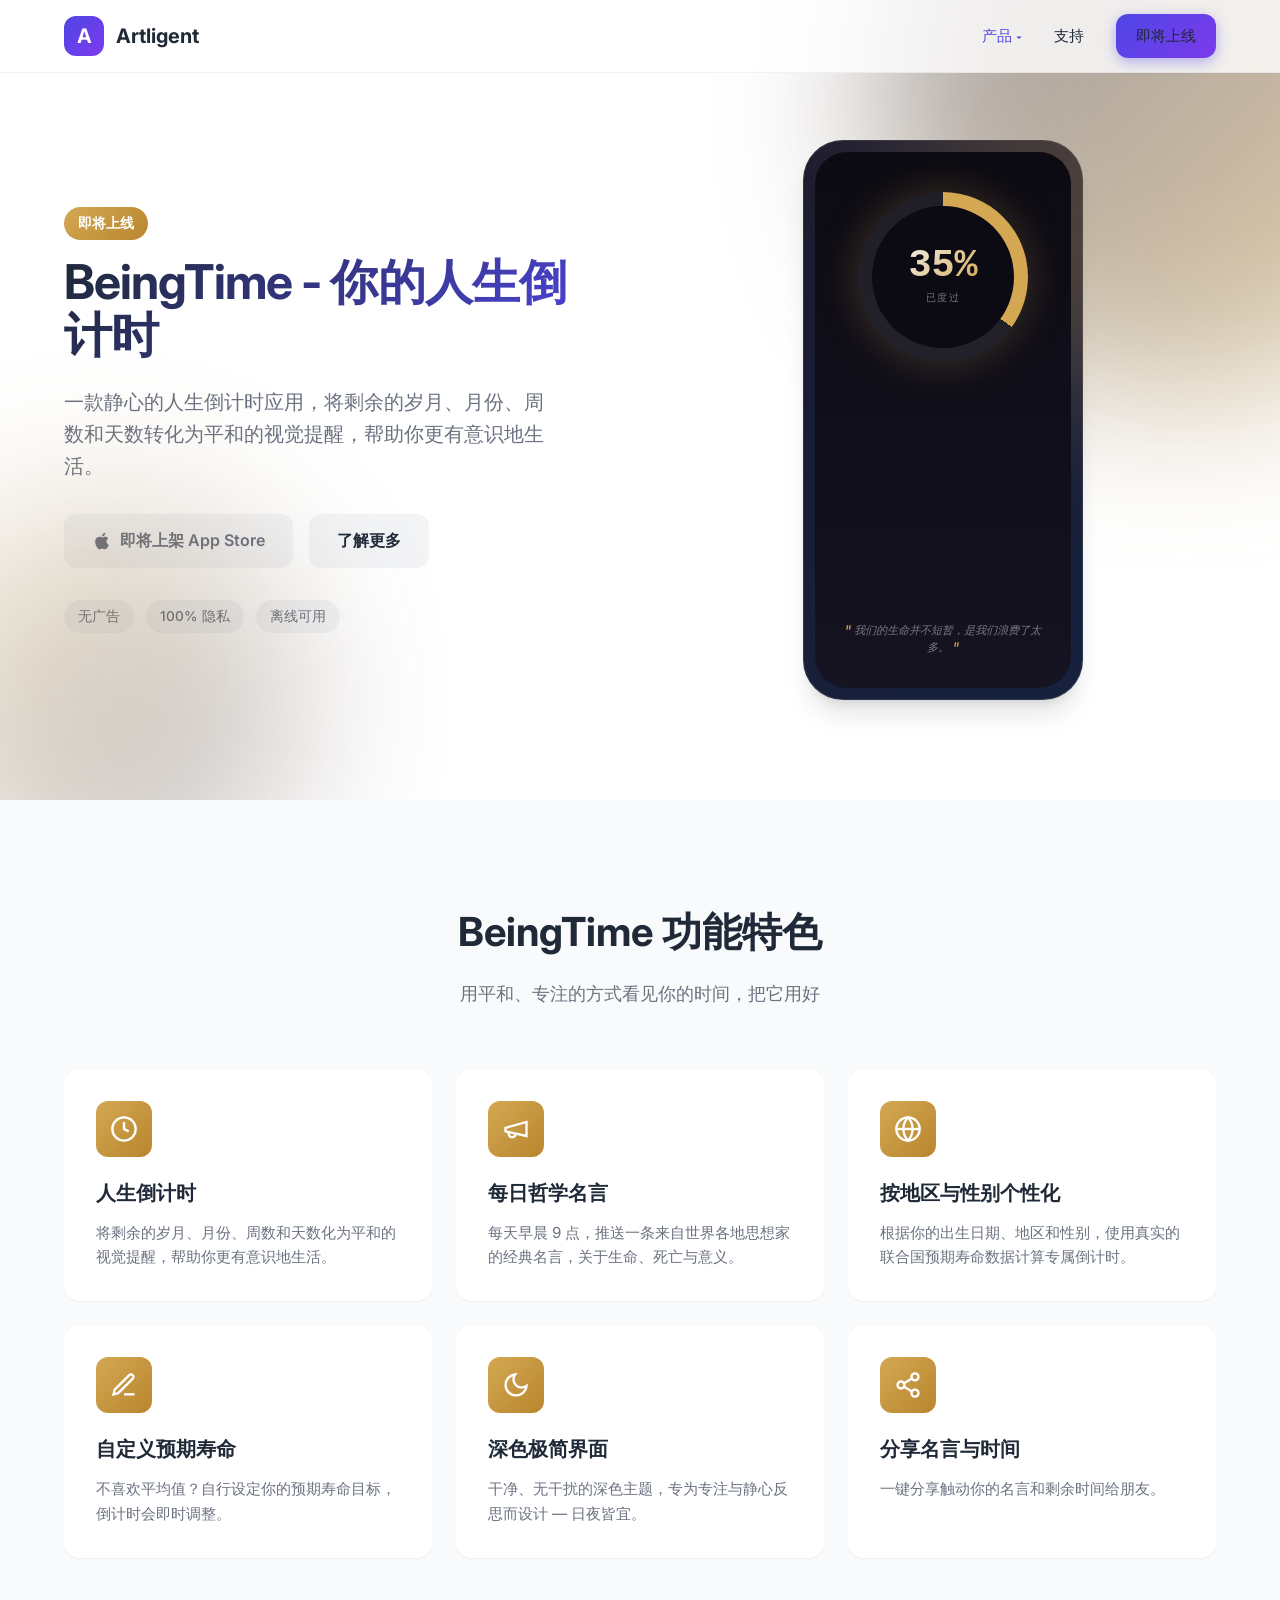
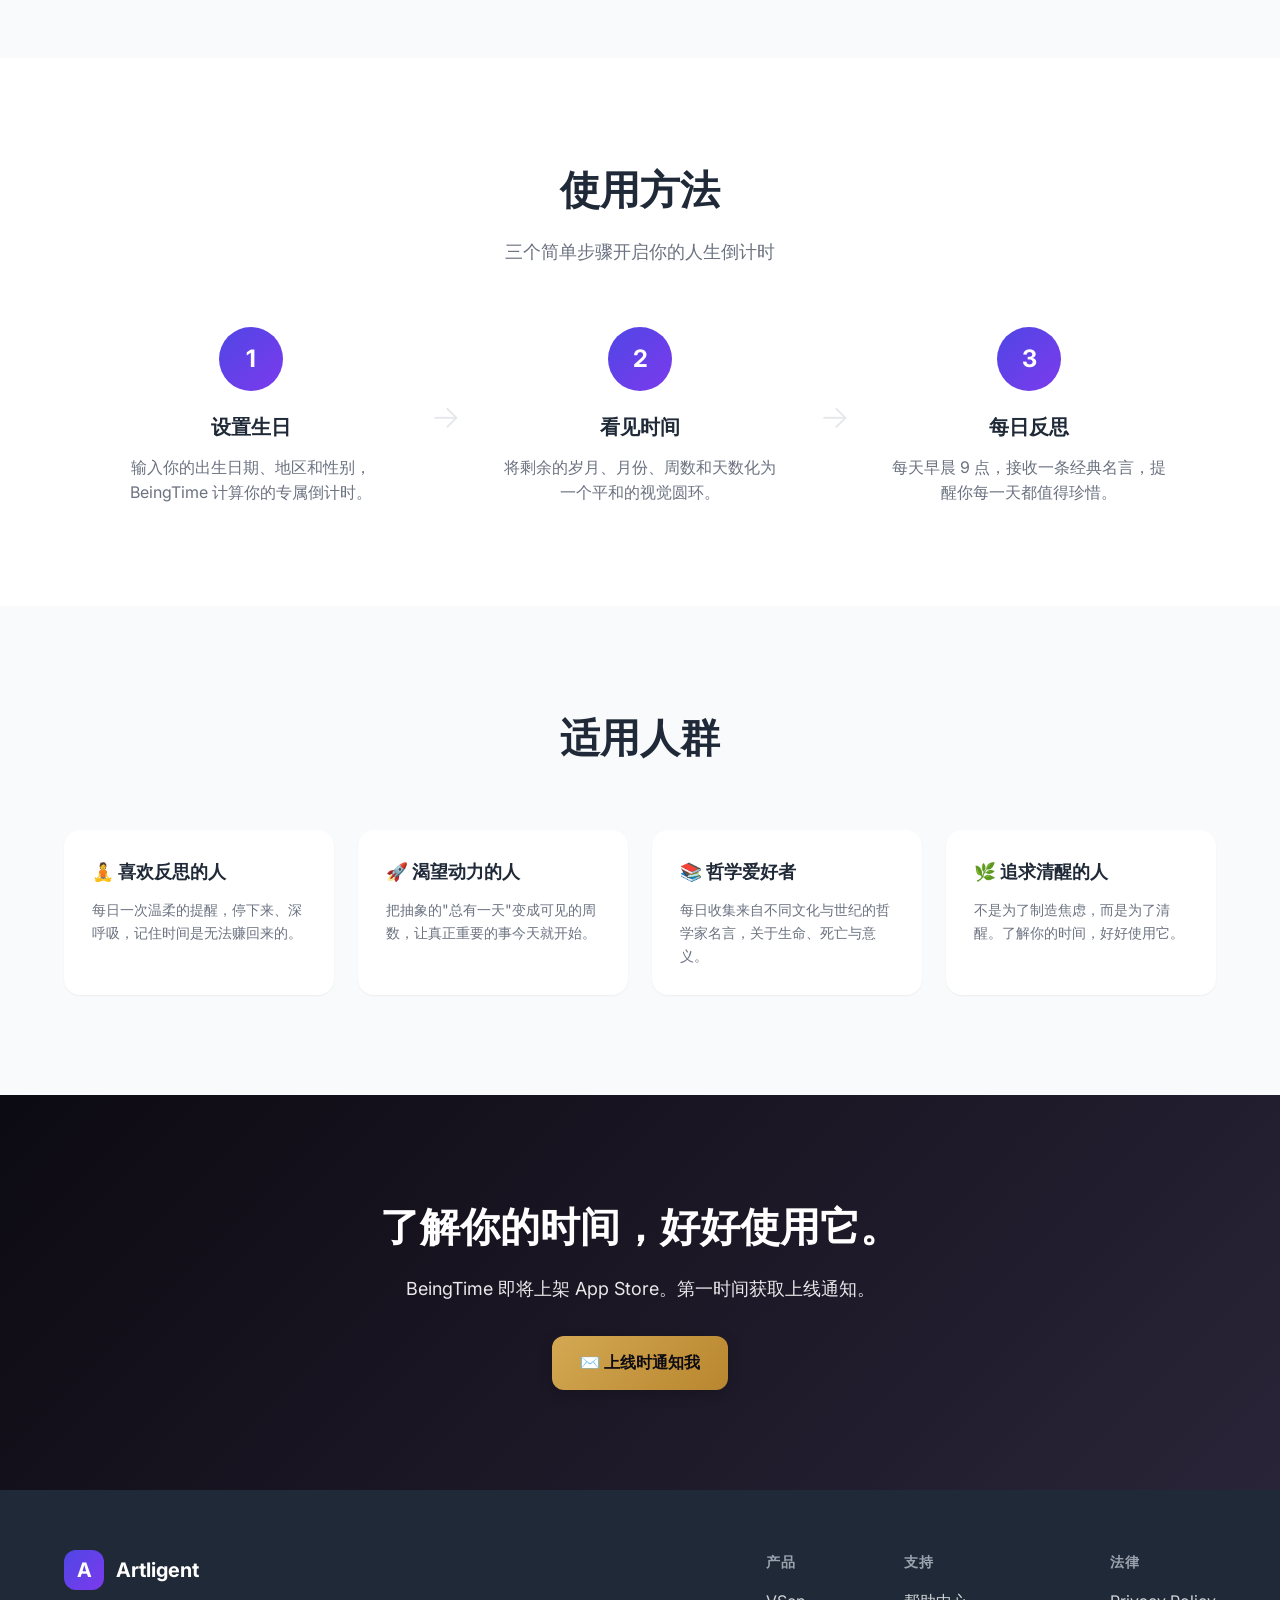
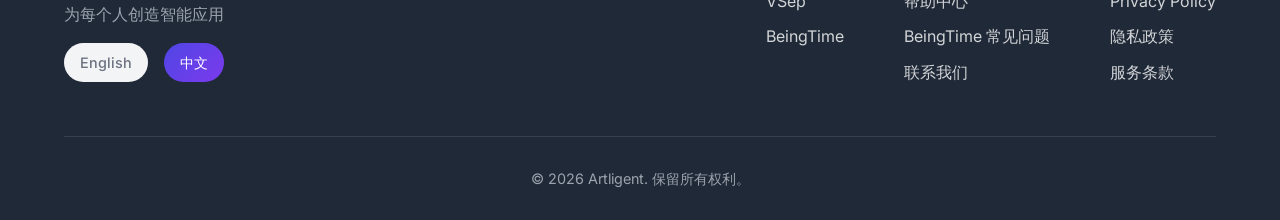
<file: lifetime-cn.html>
<!DOCTYPE html>
<html lang="zh-CN">
<head>
    <meta charset="UTF-8">
    <title>BeingTime | Artligent</title>
    <!-- 原「LifeTime」已更名为「BeingTime」，此页保留用于旧链接跳转。 -->
    <link rel="canonical" href="https://artligent.com/beingtime-cn.html">
    <meta name="robots" content="noindex, follow">
    <meta http-equiv="refresh" content="0; url=/beingtime-cn.html">
    <script>location.replace('/beingtime-cn.html');</script>
</head>
<body>
    <p>此页面已移至 <a href="/beingtime-cn.html">BeingTime</a>。</p>
</body>
</html>
</file>
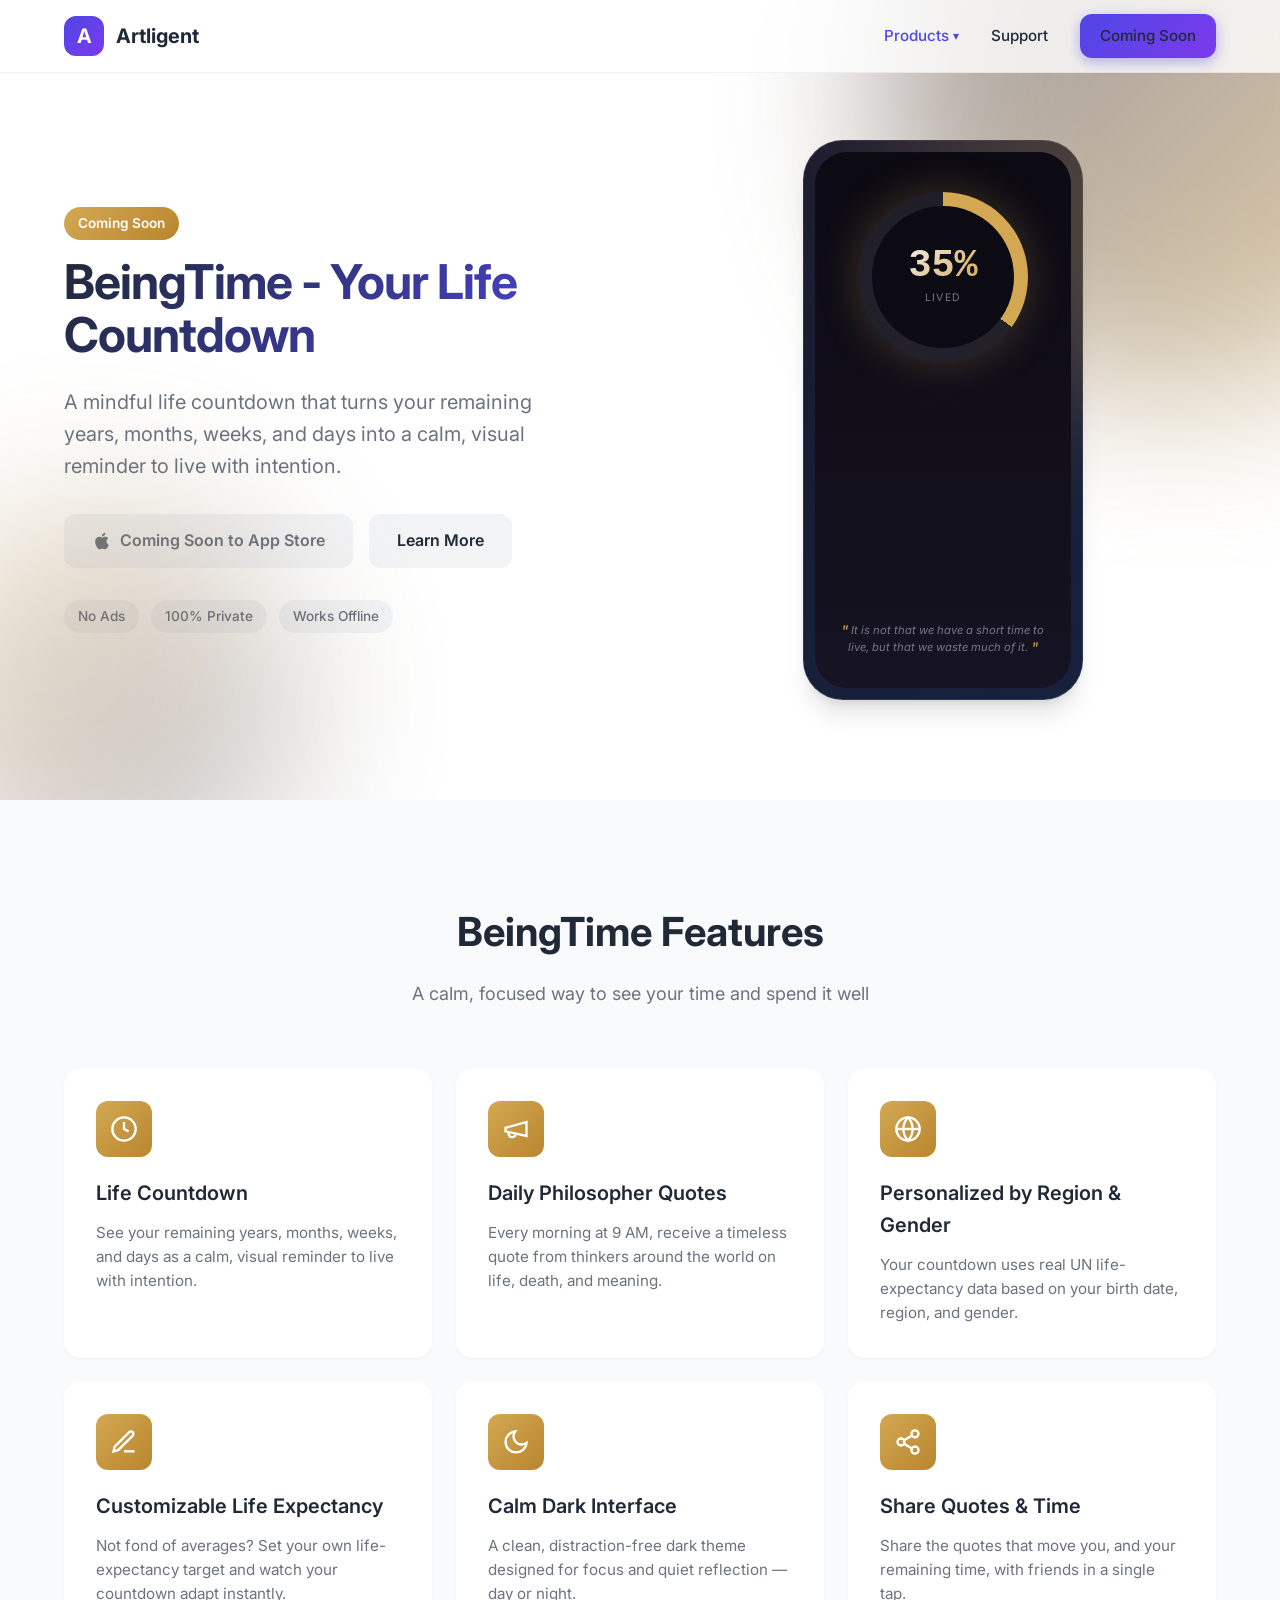
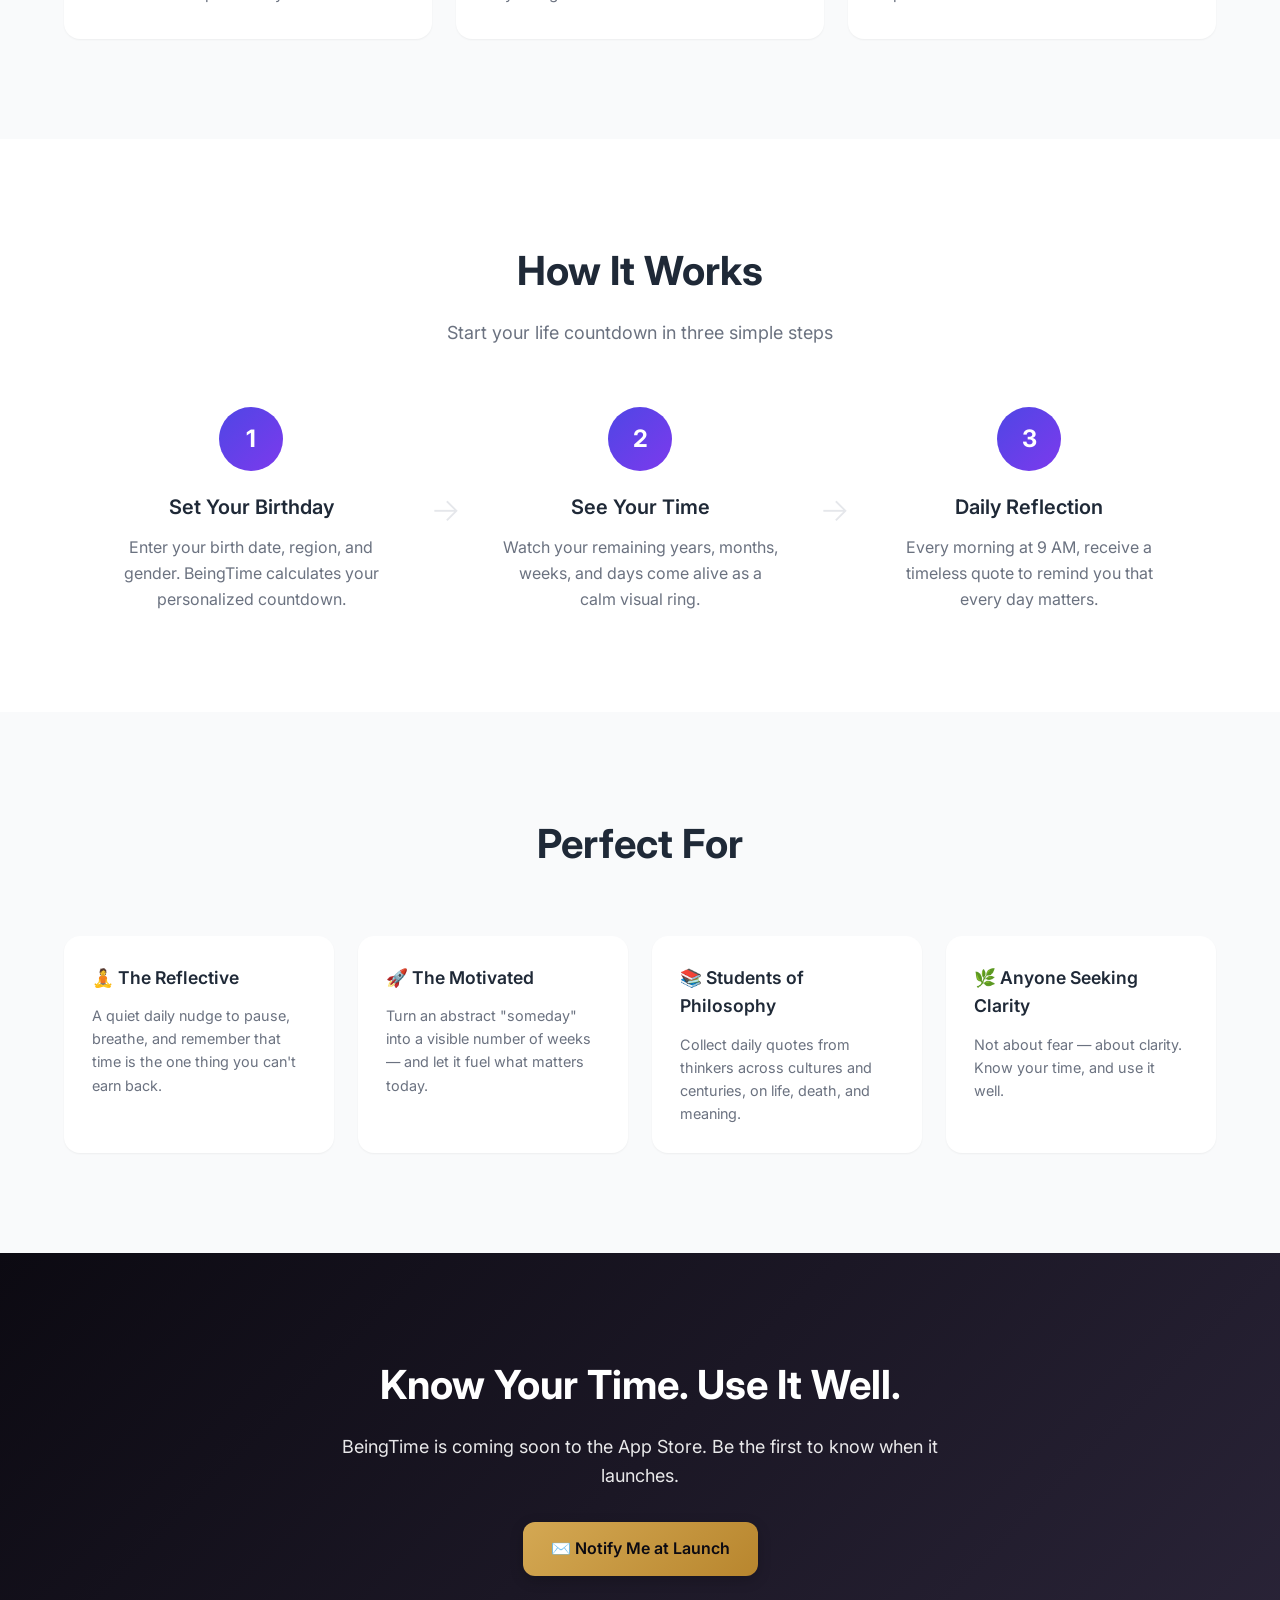
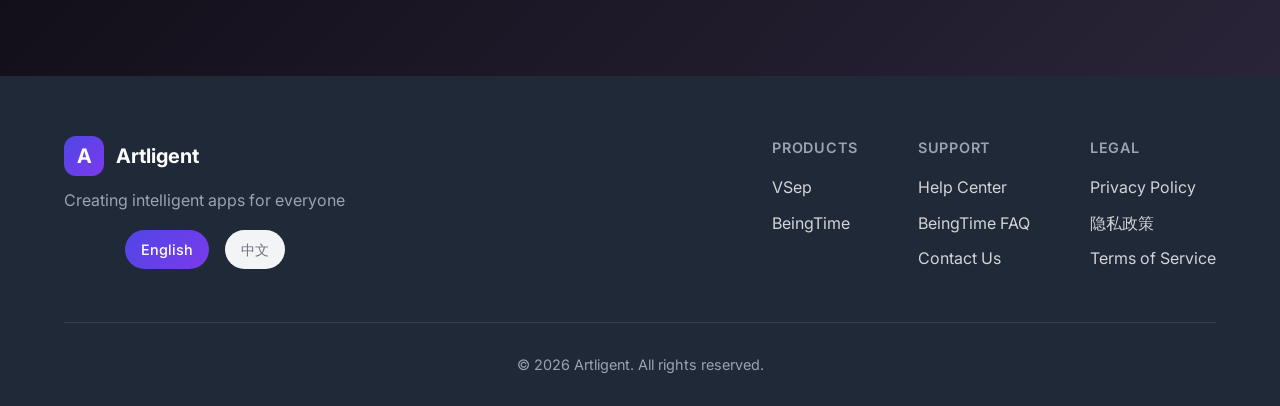
<file: lifetime.html>
<!DOCTYPE html>
<html lang="en">
<head>
    <meta charset="UTF-8">
    <title>BeingTime | Artligent</title>
    <!-- The product formerly named "LifeTime" is now "BeingTime".
         This stub keeps old inbound links and search results working. -->
    <link rel="canonical" href="https://artligent.com/beingtime.html">
    <meta name="robots" content="noindex, follow">
    <meta http-equiv="refresh" content="0; url=/beingtime.html">
    <script>location.replace('/beingtime.html');</script>
</head>
<body>
    <p>This page has moved to <a href="/beingtime.html">BeingTime</a>.</p>
</body>
</html>
</file>
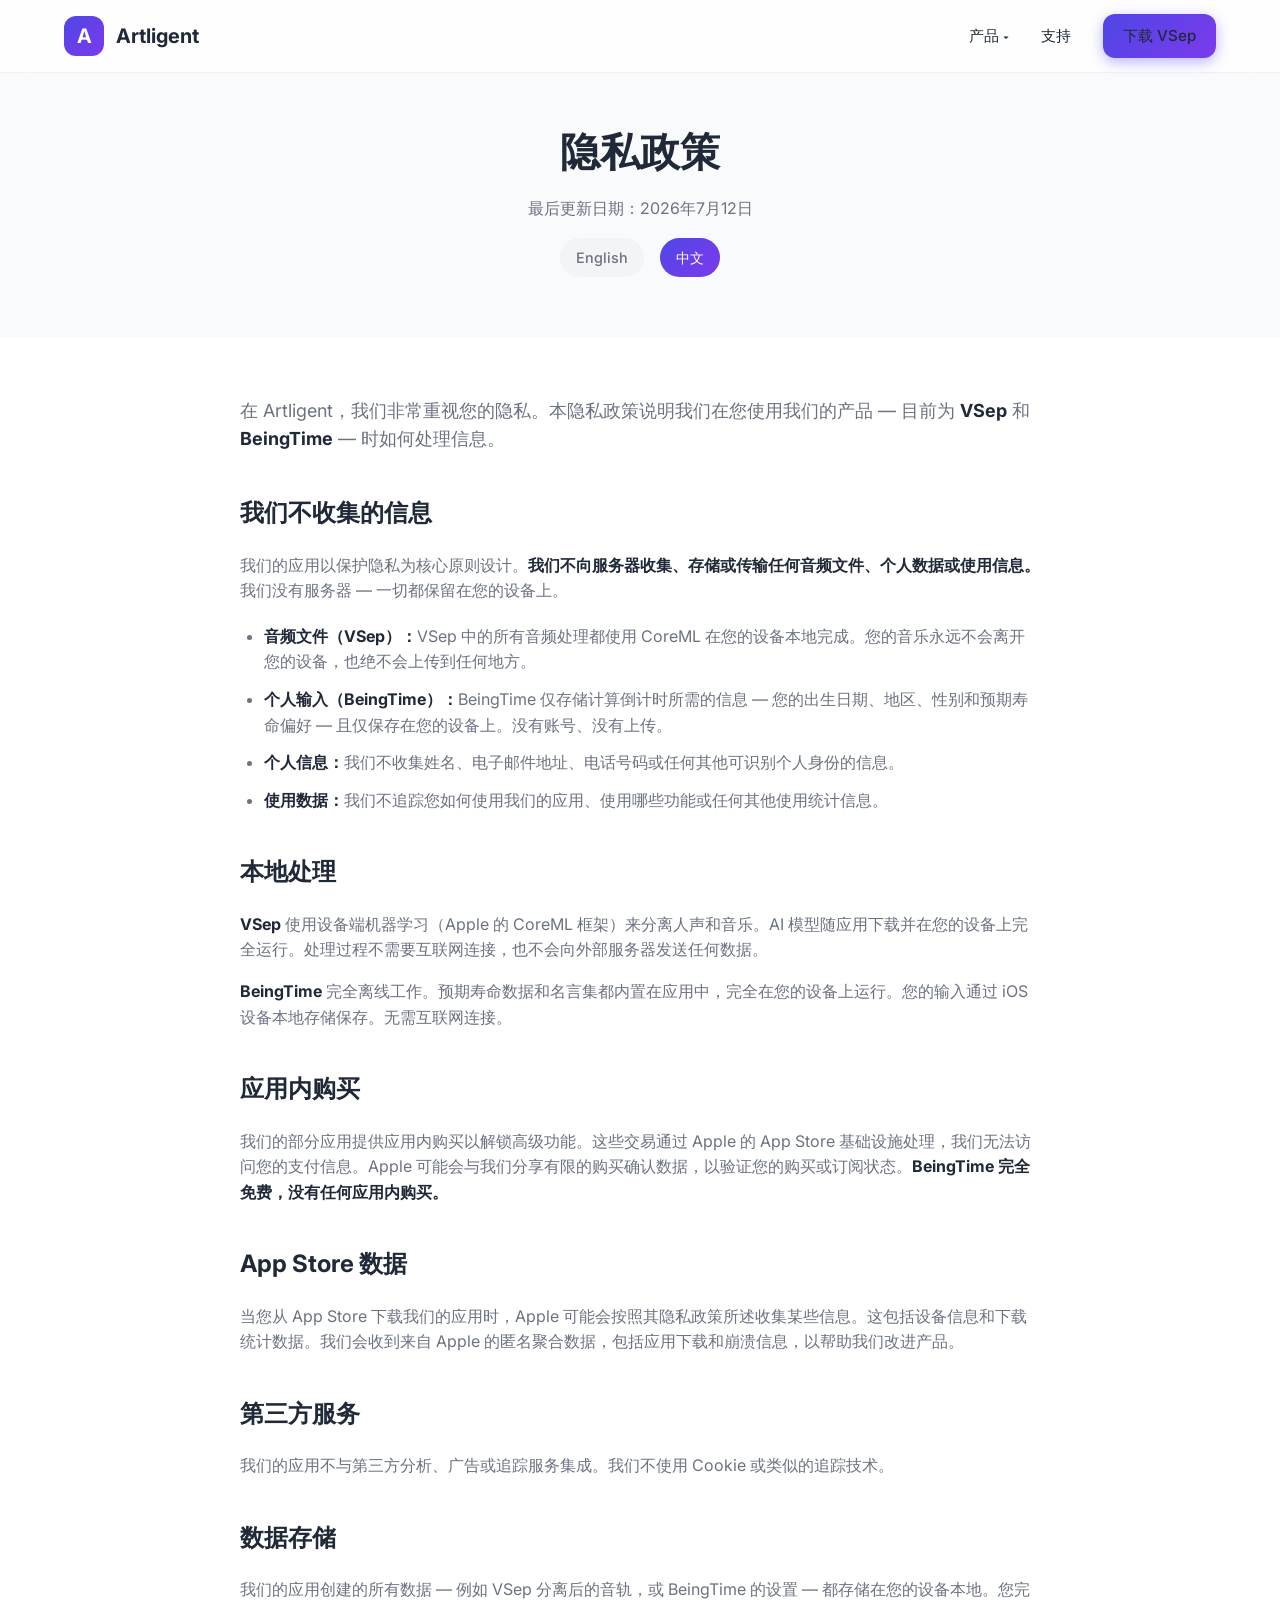
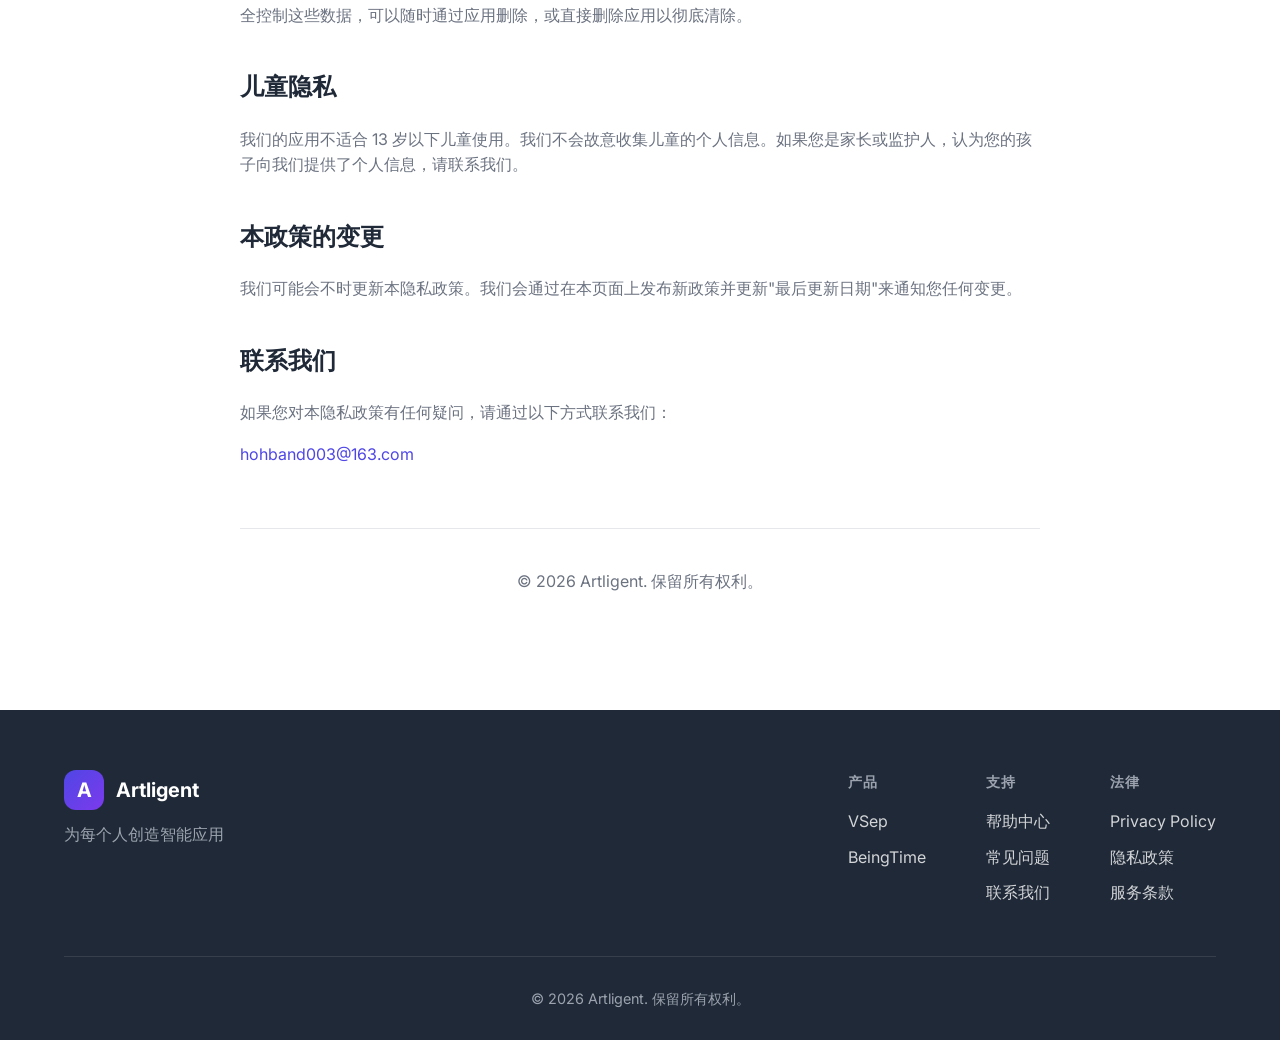
<file: privacy-cn.html>
<!DOCTYPE html>
<html lang="zh-CN">
<head>
    <meta charset="UTF-8">
    <meta name="viewport" content="width=device-width, initial-scale=1.0">
    <title>隐私政策 - Artligent</title>
    <meta name="description" content="Artligent 产品隐私政策 - 了解我们如何保护您的数据和隐私。">
    <link rel="stylesheet" href="css/style.css">
    <link rel="preconnect" href="https://fonts.googleapis.com">
    <link rel="preconnect" href="https://fonts.gstatic.com" crossorigin>
    <link href="https://fonts.googleapis.com/css2?family=Inter:wght@400;500;600;700&display=swap" rel="stylesheet">
</head>
<body>
    <header class="header">
        <nav class="nav container">
            <a href="/index-cn.html" class="logo">
                <div class="logo-icon">A</div>
                <span>Artligent</span>
            </a>
            <ul class="nav-links">
                <li class="nav-item-dropdown">
                    <button class="dropdown-toggle" type="button">
                        产品 <span class="caret">▾</span>
                    </button>
                    <div class="dropdown-menu">
                        <a href="/vsep-cn.html" class="dropdown-link">
                            <div class="dropdown-link-icon vsep">V</div>
                            <div class="dropdown-link-text">
                                <span class="dropdown-link-title">VSep <span class="dropdown-tag">已上线</span></span>
                                <span class="dropdown-link-desc">AI 人声分离神器</span>
                            </div>
                        </a>
                        <a href="/beingtime-cn.html" class="dropdown-link">
                            <div class="dropdown-link-icon lifetime">B</div>
                            <div class="dropdown-link-text">
                                <span class="dropdown-link-title">BeingTime <span class="dropdown-tag soon">即将上线</span></span>
                                <span class="dropdown-link-desc">静心的人生倒计时</span>
                            </div>
                        </a>
                    </div>
                </li>
                <li><a href="/support-cn.html">支持</a></li>
                <li><a href="https://apps.apple.com/us/app/vsep/id6759715582" class="btn btn-primary">下载 VSep</a></li>
            </ul>
            <button class="mobile-menu-btn" aria-label="Toggle menu">
                <span></span>
                <span></span>
                <span></span>
            </button>
        </nav>
    </header>

    <main>
        <section class="page-header">
            <div class="container">
                <h1>隐私政策</h1>
                <p>最后更新日期：2026年7月12日</p>
                <div class="lang-switcher">
                    <a href="privacy.html">English</a>
                    <a href="privacy-cn.html" class="active">中文</a>
                </div>
            </div>
        </section>

        <section class="legal-content">
            <div class="container">
                <div class="legal-document">
                    <p class="legal-intro">在 Artligent，我们非常重视您的隐私。本隐私政策说明我们在您使用我们的产品 — 目前为 <strong>VSep</strong> 和 <strong>BeingTime</strong> — 时如何处理信息。</p>

                    <h2>我们不收集的信息</h2>
                    <p>我们的应用以保护隐私为核心原则设计。<strong>我们不向服务器收集、存储或传输任何音频文件、个人数据或使用信息。</strong> 我们没有服务器 — 一切都保留在您的设备上。</p>

                    <ul>
                        <li><strong>音频文件（VSep）：</strong>VSep 中的所有音频处理都使用 CoreML 在您的设备本地完成。您的音乐永远不会离开您的设备，也绝不会上传到任何地方。</li>
                        <li><strong>个人输入（BeingTime）：</strong>BeingTime 仅存储计算倒计时所需的信息 — 您的出生日期、地区、性别和预期寿命偏好 — 且仅保存在您的设备上。没有账号、没有上传。</li>
                        <li><strong>个人信息：</strong>我们不收集姓名、电子邮件地址、电话号码或任何其他可识别个人身份的信息。</li>
                        <li><strong>使用数据：</strong>我们不追踪您如何使用我们的应用、使用哪些功能或任何其他使用统计信息。</li>
                    </ul>

                    <h2>本地处理</h2>
                    <p><strong>VSep</strong> 使用设备端机器学习（Apple 的 CoreML 框架）来分离人声和音乐。AI 模型随应用下载并在您的设备上完全运行。处理过程不需要互联网连接，也不会向外部服务器发送任何数据。</p>
                    <p><strong>BeingTime</strong> 完全离线工作。预期寿命数据和名言集都内置在应用中，完全在您的设备上运行。您的输入通过 iOS 设备本地存储保存。无需互联网连接。</p>

                    <h2>应用内购买</h2>
                    <p>我们的部分应用提供应用内购买以解锁高级功能。这些交易通过 Apple 的 App Store 基础设施处理，我们无法访问您的支付信息。Apple 可能会与我们分享有限的购买确认数据，以验证您的购买或订阅状态。<strong>BeingTime 完全免费，没有任何应用内购买。</strong></p>

                    <h2>App Store 数据</h2>
                    <p>当您从 App Store 下载我们的应用时，Apple 可能会按照其隐私政策所述收集某些信息。这包括设备信息和下载统计数据。我们会收到来自 Apple 的匿名聚合数据，包括应用下载和崩溃信息，以帮助我们改进产品。</p>

                    <h2>第三方服务</h2>
                    <p>我们的应用不与第三方分析、广告或追踪服务集成。我们不使用 Cookie 或类似的追踪技术。</p>

                    <h2>数据存储</h2>
                    <p>我们的应用创建的所有数据 — 例如 VSep 分离后的音轨，或 BeingTime 的设置 — 都存储在您的设备本地。您完全控制这些数据，可以随时通过应用删除，或直接删除应用以彻底清除。</p>

                    <h2>儿童隐私</h2>
                    <p>我们的应用不适合 13 岁以下儿童使用。我们不会故意收集儿童的个人信息。如果您是家长或监护人，认为您的孩子向我们提供了个人信息，请联系我们。</p>

                    <h2>本政策的变更</h2>
                    <p>我们可能会不时更新本隐私政策。我们会通过在本页面上发布新政策并更新"最后更新日期"来通知您任何变更。</p>

                    <h2>联系我们</h2>
                    <p>如果您对本隐私政策有任何疑问，请通过以下方式联系我们：</p>
                    <p><a href="mailto:hohband003@163.com">hohband003@163.com</a></p>

                    <div class="legal-footer">
                        <p>&copy; 2026 Artligent. 保留所有权利。</p>
                    </div>
                </div>
            </div>
        </section>
    </main>

    <footer class="footer">
        <div class="container">
            <div class="footer-content">
                <div class="footer-brand">
                    <a href="/index-cn.html" class="logo">
                        <div class="logo-icon">A</div>
                        <span>Artligent</span>
                    </a>
                    <p>为每个人创造智能应用</p>
                </div>
                <div class="footer-links">
                    <div class="footer-col">
                        <h4>产品</h4>
                        <ul>
                            <li><a href="/vsep-cn.html">VSep</a></li>
                            <li><a href="/beingtime-cn.html">BeingTime</a></li>
                        </ul>
                    </div>
                    <div class="footer-col">
                        <h4>支持</h4>
                        <ul>
                            <li><a href="/support-cn.html">帮助中心</a></li>
                            <li><a href="/support-cn.html#faq">常见问题</a></li>
                            <li><a href="/support-cn.html#contact">联系我们</a></li>
                        </ul>
                    </div>
                    <div class="footer-col">
                        <h4>法律</h4>
                        <ul>
                            <li><a href="/privacy.html">Privacy Policy</a></li>
                            <li><a href="/privacy-cn.html">隐私政策</a></li>
                            <li><a href="/terms.html">服务条款</a></li>
                        </ul>
                    </div>
                </div>
            </div>
            <div class="footer-bottom">
                <p>&copy; 2026 Artligent. 保留所有权利。</p>
            </div>
        </div>
    </footer>

    <script src="js/main.js"></script>
</body>
</html>
</file>
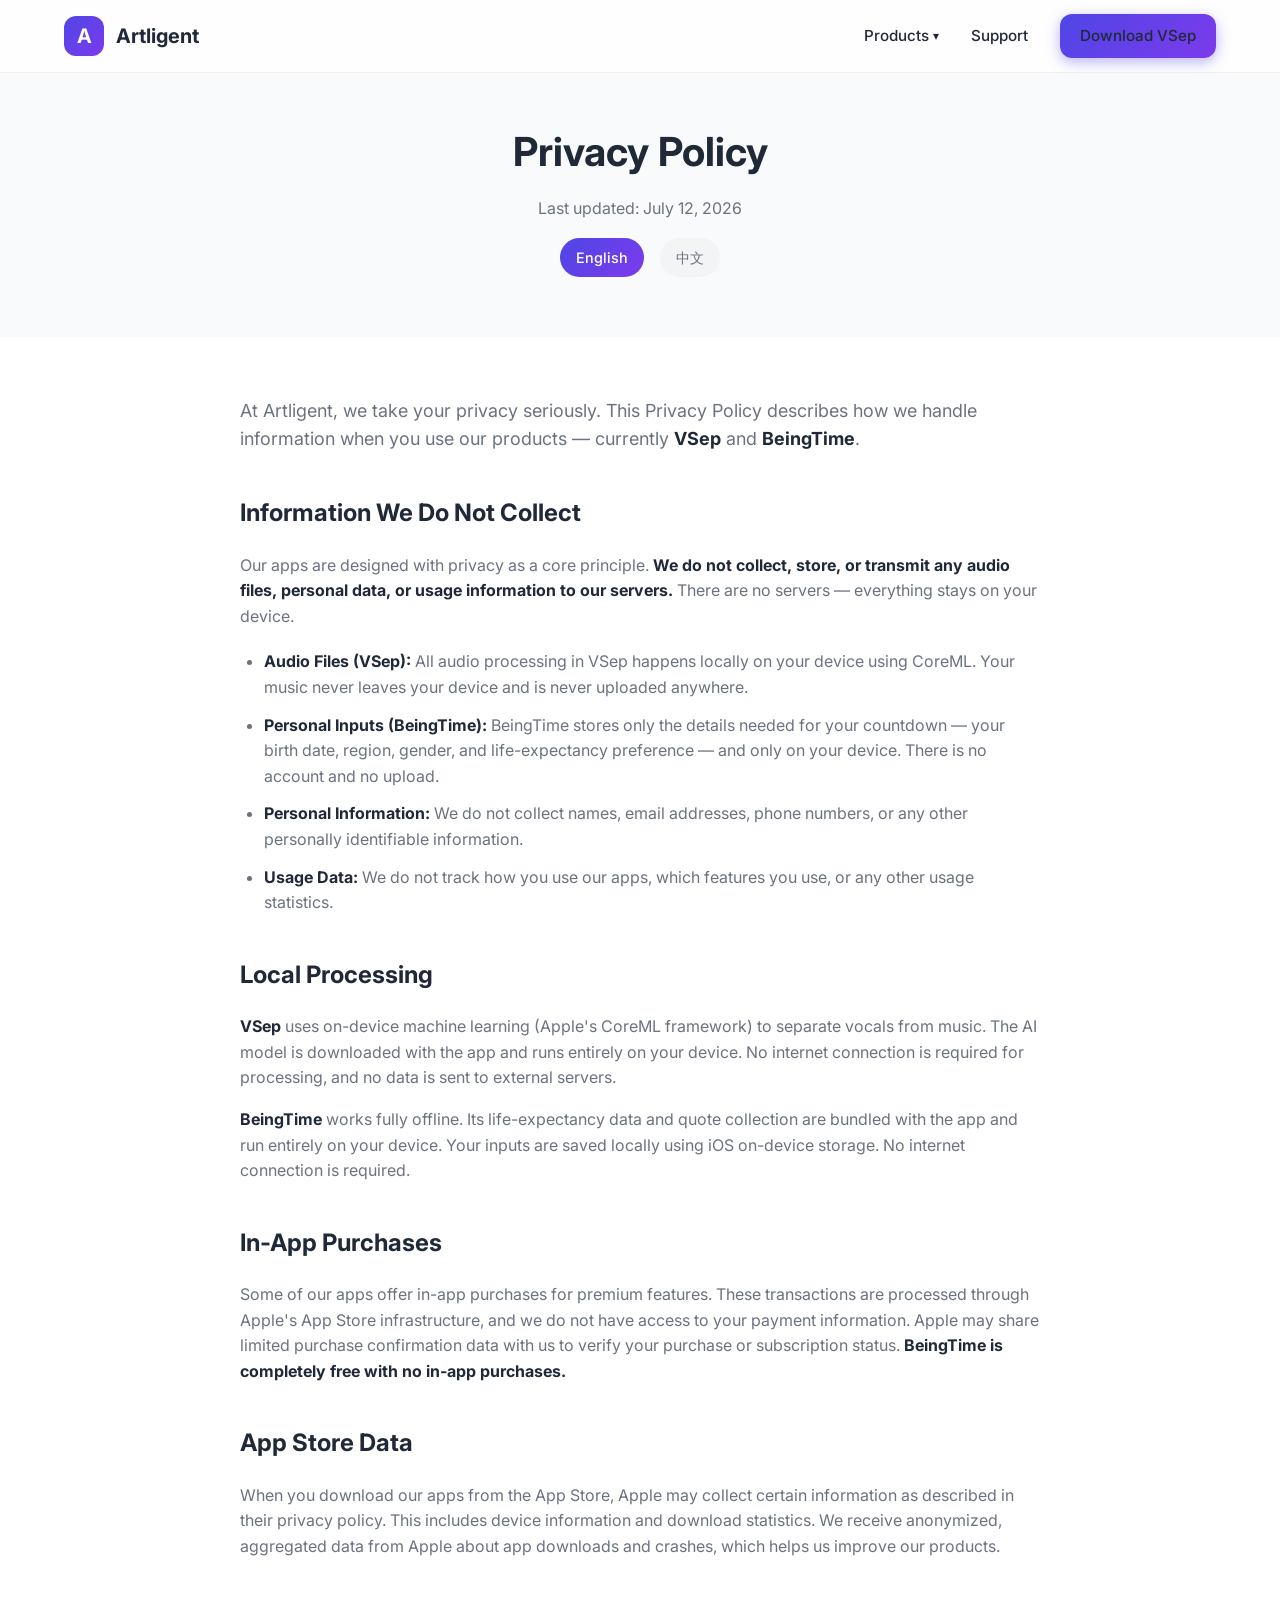
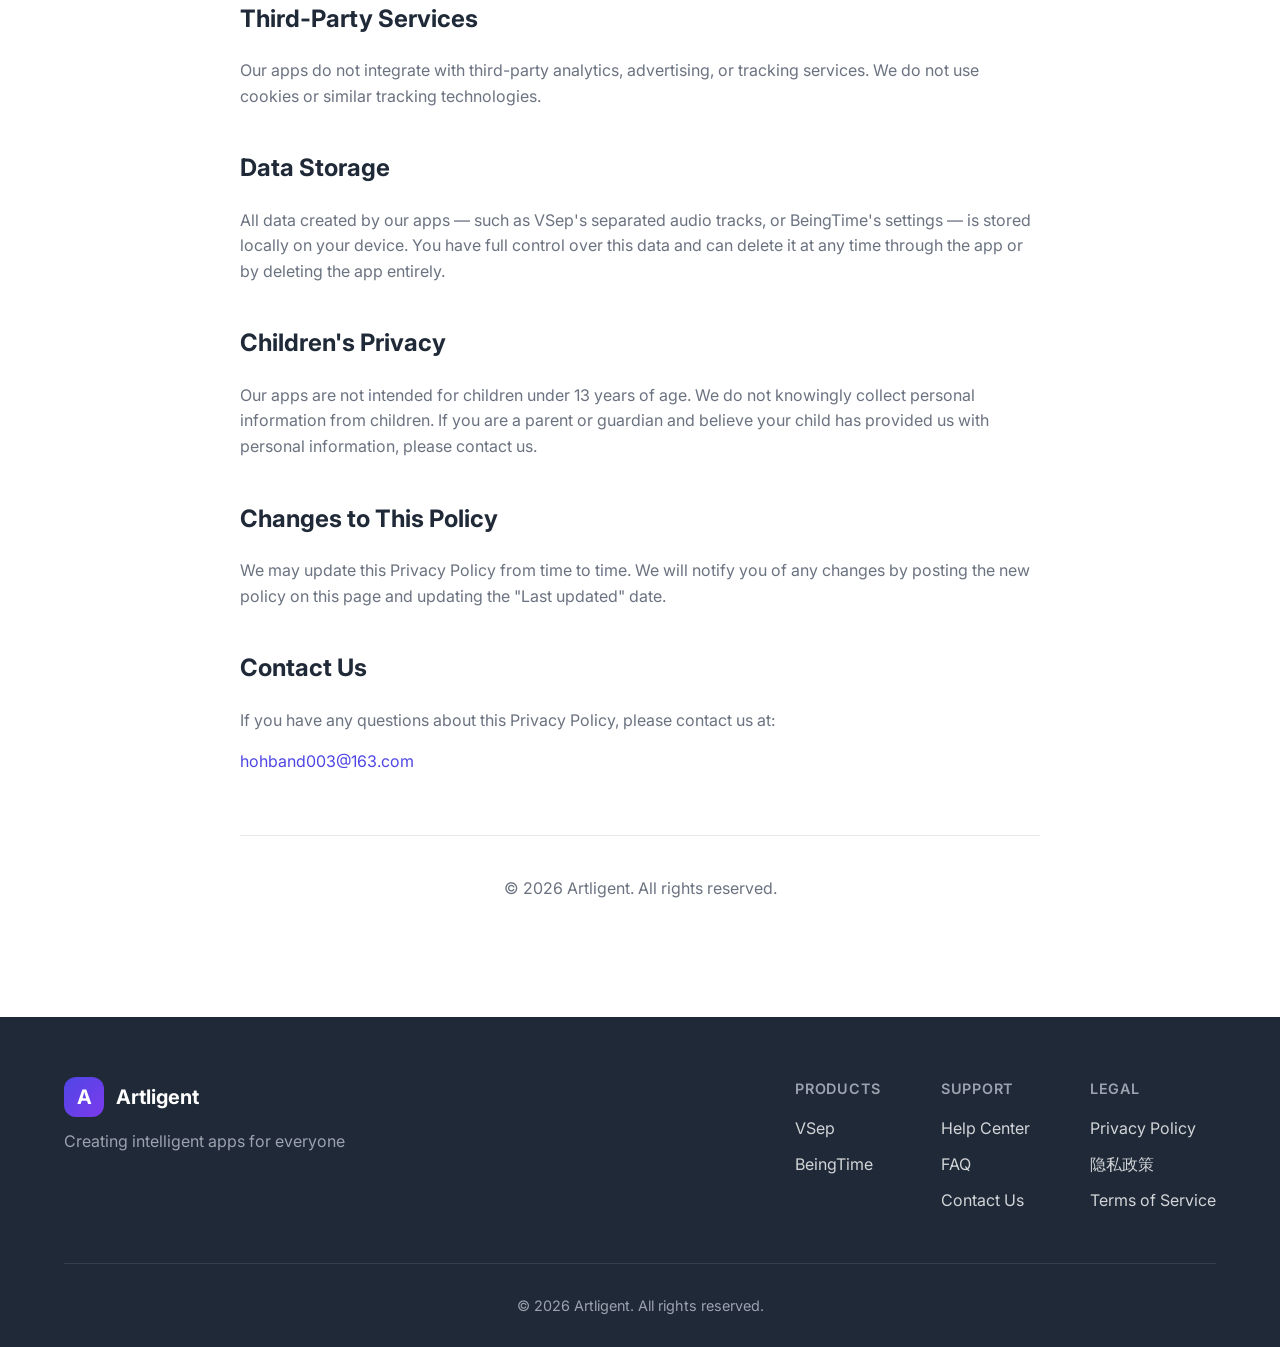
<file: privacy.html>
<!DOCTYPE html>
<html lang="en">
<head>
    <meta charset="UTF-8">
    <meta name="viewport" content="width=device-width, initial-scale=1.0">
    <title>Privacy Policy - Artligent</title>
    <meta name="description" content="Privacy Policy for Artligent products - Learn how we protect your data and privacy.">
    <link rel="stylesheet" href="css/style.css">
    <link rel="preconnect" href="https://fonts.googleapis.com">
    <link rel="preconnect" href="https://fonts.gstatic.com" crossorigin>
    <link href="https://fonts.googleapis.com/css2?family=Inter:wght@400;500;600;700&display=swap" rel="stylesheet">
</head>
<body>
    <header class="header">
        <nav class="nav container">
            <a href="/" class="logo">
                <div class="logo-icon">A</div>
                <span>Artligent</span>
            </a>
            <ul class="nav-links">
                <li class="nav-item-dropdown">
                    <button class="dropdown-toggle" type="button">
                        Products <span class="caret">▾</span>
                    </button>
                    <div class="dropdown-menu">
                        <a href="/vsep.html" class="dropdown-link">
                            <div class="dropdown-link-icon vsep">V</div>
                            <div class="dropdown-link-text">
                                <span class="dropdown-link-title">VSep <span class="dropdown-tag">Available</span></span>
                                <span class="dropdown-link-desc">Separate vocals &amp; music with AI</span>
                            </div>
                        </a>
                        <a href="/beingtime.html" class="dropdown-link">
                            <div class="dropdown-link-icon lifetime">B</div>
                            <div class="dropdown-link-text">
                                <span class="dropdown-link-title">BeingTime <span class="dropdown-tag soon">Coming Soon</span></span>
                                <span class="dropdown-link-desc">A mindful life countdown</span>
                            </div>
                        </a>
                    </div>
                </li>
                <li><a href="/support.html">Support</a></li>
                <li><a href="https://apps.apple.com/us/app/vsep/id6759715582" class="btn btn-primary">Download VSep</a></li>
            </ul>
            <button class="mobile-menu-btn" aria-label="Toggle menu">
                <span></span>
                <span></span>
                <span></span>
            </button>
        </nav>
    </header>

    <main>
        <section class="page-header">
            <div class="container">
                <h1>Privacy Policy</h1>
                <p>Last updated: July 12, 2026</p>
                <div class="lang-switcher">
                    <a href="privacy.html" class="active">English</a>
                    <a href="privacy-cn.html">中文</a>
                </div>
            </div>
        </section>

        <section class="legal-content">
            <div class="container">
                <div class="legal-document">
                    <p class="legal-intro">At Artligent, we take your privacy seriously. This Privacy Policy describes how we handle information when you use our products — currently <strong>VSep</strong> and <strong>BeingTime</strong>.</p>

                    <h2>Information We Do Not Collect</h2>
                    <p>Our apps are designed with privacy as a core principle. <strong>We do not collect, store, or transmit any audio files, personal data, or usage information to our servers.</strong> There are no servers — everything stays on your device.</p>

                    <ul>
                        <li><strong>Audio Files (VSep):</strong> All audio processing in VSep happens locally on your device using CoreML. Your music never leaves your device and is never uploaded anywhere.</li>
                        <li><strong>Personal Inputs (BeingTime):</strong> BeingTime stores only the details needed for your countdown — your birth date, region, gender, and life-expectancy preference — and only on your device. There is no account and no upload.</li>
                        <li><strong>Personal Information:</strong> We do not collect names, email addresses, phone numbers, or any other personally identifiable information.</li>
                        <li><strong>Usage Data:</strong> We do not track how you use our apps, which features you use, or any other usage statistics.</li>
                    </ul>

                    <h2>Local Processing</h2>
                    <p><strong>VSep</strong> uses on-device machine learning (Apple's CoreML framework) to separate vocals from music. The AI model is downloaded with the app and runs entirely on your device. No internet connection is required for processing, and no data is sent to external servers.</p>
                    <p><strong>BeingTime</strong> works fully offline. Its life-expectancy data and quote collection are bundled with the app and run entirely on your device. Your inputs are saved locally using iOS on-device storage. No internet connection is required.</p>

                    <h2>In-App Purchases</h2>
                    <p>Some of our apps offer in-app purchases for premium features. These transactions are processed through Apple's App Store infrastructure, and we do not have access to your payment information. Apple may share limited purchase confirmation data with us to verify your purchase or subscription status. <strong>BeingTime is completely free with no in-app purchases.</strong></p>

                    <h2>App Store Data</h2>
                    <p>When you download our apps from the App Store, Apple may collect certain information as described in their privacy policy. This includes device information and download statistics. We receive anonymized, aggregated data from Apple about app downloads and crashes, which helps us improve our products.</p>

                    <h2>Third-Party Services</h2>
                    <p>Our apps do not integrate with third-party analytics, advertising, or tracking services. We do not use cookies or similar tracking technologies.</p>

                    <h2>Data Storage</h2>
                    <p>All data created by our apps — such as VSep's separated audio tracks, or BeingTime's settings — is stored locally on your device. You have full control over this data and can delete it at any time through the app or by deleting the app entirely.</p>

                    <h2>Children's Privacy</h2>
                    <p>Our apps are not intended for children under 13 years of age. We do not knowingly collect personal information from children. If you are a parent or guardian and believe your child has provided us with personal information, please contact us.</p>

                    <h2>Changes to This Policy</h2>
                    <p>We may update this Privacy Policy from time to time. We will notify you of any changes by posting the new policy on this page and updating the "Last updated" date.</p>

                    <h2>Contact Us</h2>
                    <p>If you have any questions about this Privacy Policy, please contact us at:</p>
                    <p><a href="mailto:hohband003@163.com">hohband003@163.com</a></p>

                    <div class="legal-footer">
                        <p>&copy; 2026 Artligent. All rights reserved.</p>
                    </div>
                </div>
            </div>
        </section>
    </main>

    <footer class="footer">
        <div class="container">
            <div class="footer-content">
                <div class="footer-brand">
                    <a href="/" class="logo">
                        <div class="logo-icon">A</div>
                        <span>Artligent</span>
                    </a>
                    <p>Creating intelligent apps for everyone</p>
                </div>
                <div class="footer-links">
                    <div class="footer-col">
                        <h4>Products</h4>
                        <ul>
                            <li><a href="/vsep.html">VSep</a></li>
                            <li><a href="/beingtime.html">BeingTime</a></li>
                        </ul>
                    </div>
                    <div class="footer-col">
                        <h4>Support</h4>
                        <ul>
                            <li><a href="/support.html">Help Center</a></li>
                            <li><a href="/support.html#faq">FAQ</a></li>
                            <li><a href="/support.html#contact">Contact Us</a></li>
                        </ul>
                    </div>
                    <div class="footer-col">
                        <h4>Legal</h4>
                        <ul>
                            <li><a href="/privacy.html">Privacy Policy</a></li>
                            <li><a href="/privacy-cn.html">隐私政策</a></li>
                            <li><a href="/terms.html">Terms of Service</a></li>
                        </ul>
                    </div>
                </div>
            </div>
            <div class="footer-bottom">
                <p>&copy; 2026 Artligent. All rights reserved.</p>
            </div>
        </div>
    </footer>

    <script src="js/main.js"></script>
</body>
</html>
</file>
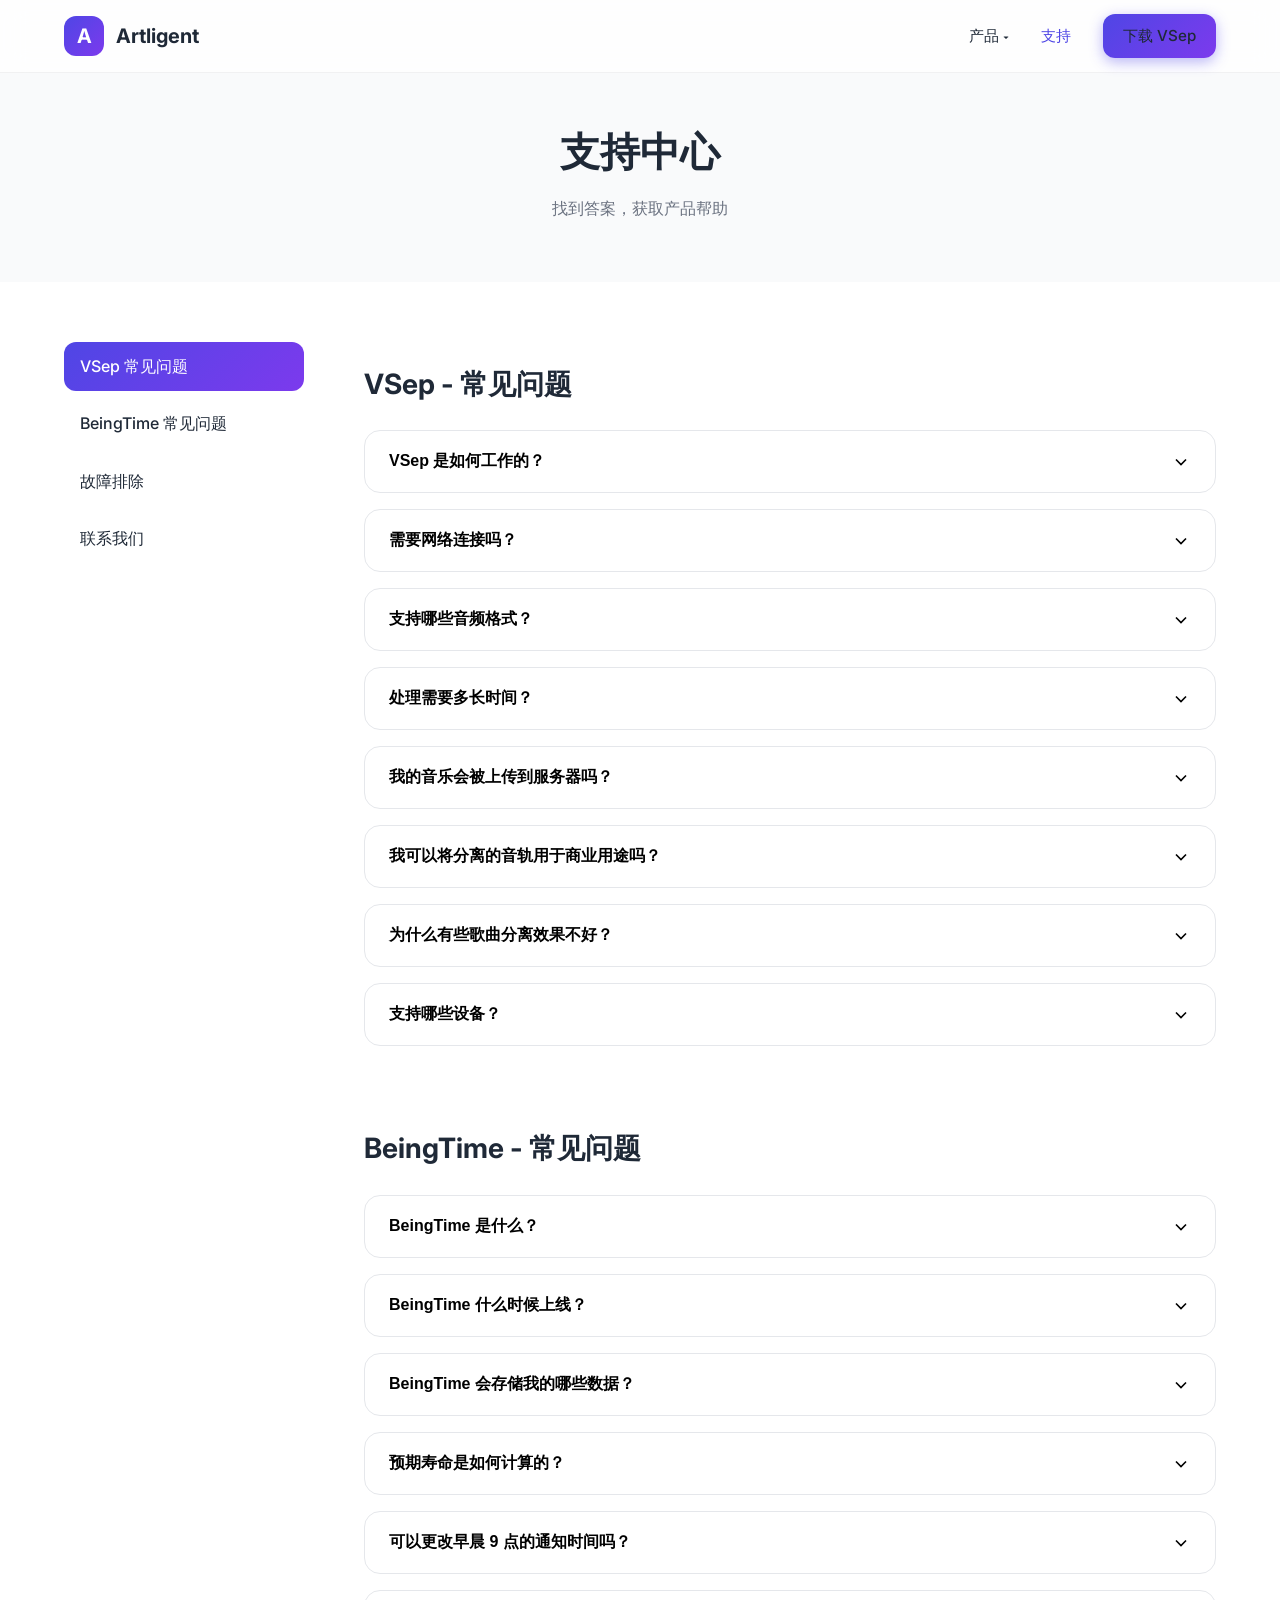
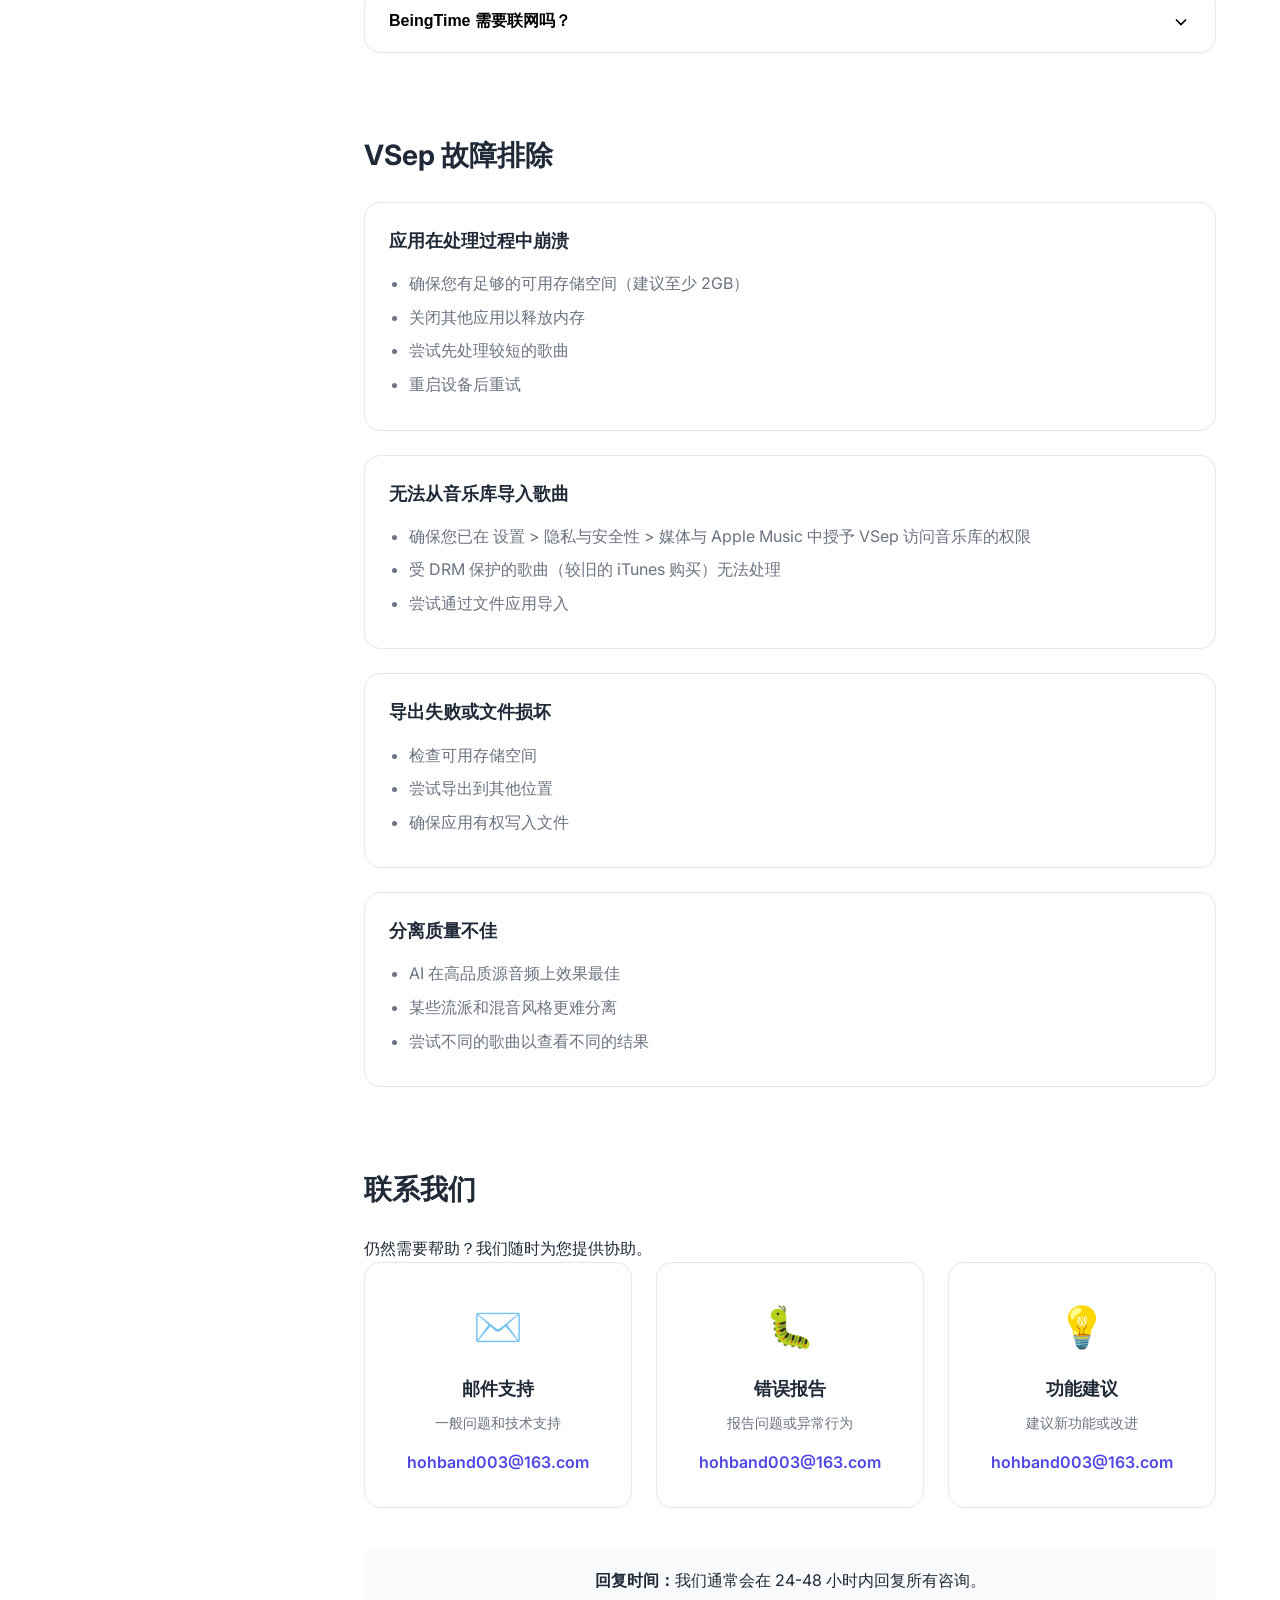
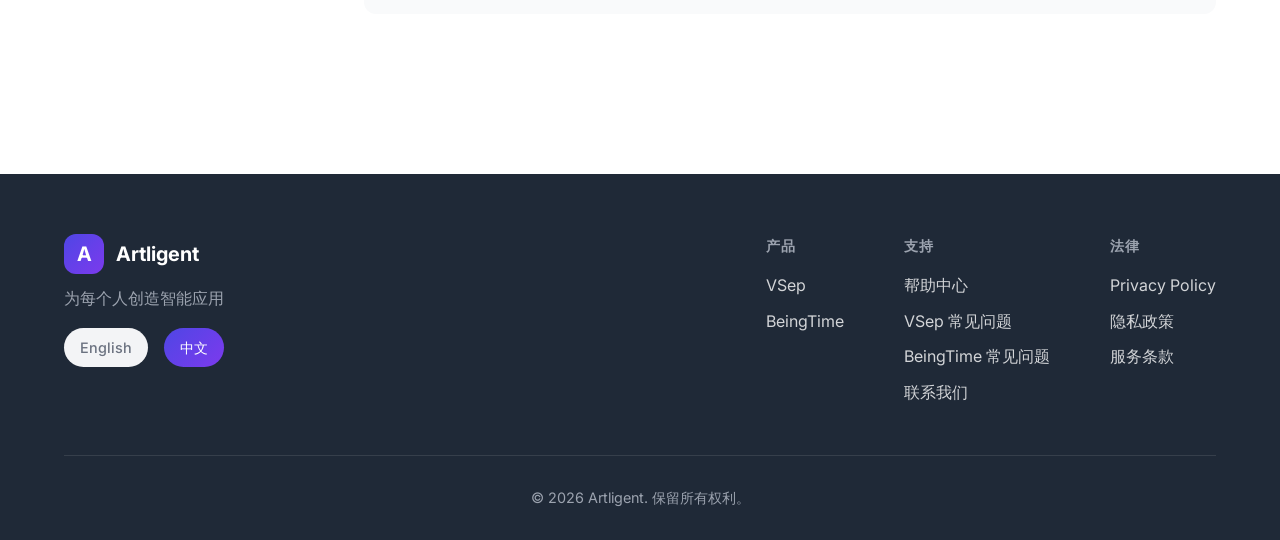
<file: support-cn.html>
<!DOCTYPE html>
<html lang="zh-CN">
<head>
    <meta charset="UTF-8">
    <meta name="viewport" content="width=device-width, initial-scale=1.0">
    <title>支持中心 - Artligent</title>
    <meta name="description" content="获取 Artligent 产品的帮助。常见问题解答、故障排除和技术支持联系信息。">
    <link rel="stylesheet" href="css/style.css">
    <link rel="preconnect" href="https://fonts.googleapis.com">
    <link rel="preconnect" href="https://fonts.gstatic.com" crossorigin>
    <link href="https://fonts.googleapis.com/css2?family=Inter:wght@400;500;600;700&display=swap" rel="stylesheet">
</head>
<body>
    <header class="header">
        <nav class="nav container">
            <a href="/index-cn.html" class="logo">
                <div class="logo-icon">A</div>
                <span>Artligent</span>
            </a>
            <ul class="nav-links">
                <li class="nav-item-dropdown">
                    <button class="dropdown-toggle" type="button">
                        产品 <span class="caret">▾</span>
                    </button>
                    <div class="dropdown-menu">
                        <a href="/vsep-cn.html" class="dropdown-link">
                            <div class="dropdown-link-icon vsep">V</div>
                            <div class="dropdown-link-text">
                                <span class="dropdown-link-title">VSep <span class="dropdown-tag">已上线</span></span>
                                <span class="dropdown-link-desc">AI 人声分离神器</span>
                            </div>
                        </a>
                        <a href="/beingtime-cn.html" class="dropdown-link">
                            <div class="dropdown-link-icon lifetime">B</div>
                            <div class="dropdown-link-text">
                                <span class="dropdown-link-title">BeingTime <span class="dropdown-tag soon">即将上线</span></span>
                                <span class="dropdown-link-desc">静心的人生倒计时</span>
                            </div>
                        </a>
                    </div>
                </li>
                <li><a href="/support-cn.html" class="active">支持</a></li>
                <li><a href="https://apps.apple.com/us/app/vsep/id6759715582" class="btn btn-primary">下载 VSep</a></li>
            </ul>
            <button class="mobile-menu-btn" aria-label="Toggle menu">
                <span></span>
                <span></span>
                <span></span>
            </button>
        </nav>
    </header>

    <main>
        <section class="page-header">
            <div class="container">
                <h1>支持中心</h1>
                <p>找到答案，获取产品帮助</p>
            </div>
        </section>

        <section class="support-section">
            <div class="container">
                <div class="support-grid">
                    <div class="support-sidebar">
                        <div class="support-nav">
                            <a href="#faq" class="support-nav-item active">VSep 常见问题</a>
                            <a href="#beingtime" class="support-nav-item">BeingTime 常见问题</a>
                            <a href="#troubleshooting" class="support-nav-item">故障排除</a>
                            <a href="#contact" class="support-nav-item">联系我们</a>
                        </div>
                    </div>

                    <div class="support-content">
                        <!-- FAQ Section -->
                        <div id="faq" class="support-block">
                            <h2>VSep - 常见问题</h2>

                            <div class="faq-list">
                                <div class="faq-item">
                                    <button class="faq-question">
                                        <span>VSep 是如何工作的？</span>
                                        <svg class="faq-icon" viewBox="0 0 24 24" fill="none" stroke="currentColor" stroke-width="2"><polyline points="6 9 12 15 18 9"/></svg>
                                    </button>
                                    <div class="faq-answer">
                                        <p>VSep 使用机器学习模型（CoreML）分析音频并将人声与伴奏分离。所有处理直接在您的设备上进行 — 我们绝不会将您的音频上传到任何服务器。只需导入歌曲，VSep 就会生成两个独立的音轨：一个只有人声，一个只有伴奏。</p>
                                    </div>
                                </div>

                                <div class="faq-item">
                                    <button class="faq-question">
                                        <span>需要网络连接吗？</span>
                                        <svg class="faq-icon" viewBox="0 0 24 24" fill="none" stroke="currentColor" stroke-width="2"><polyline points="6 9 12 15 18 9"/></svg>
                                    </button>
                                    <div class="faq-answer">
                                        <p>不需要！VSep 完全离线工作。AI 模型随应用一起下载并在您的设备上本地运行。这确保了您的隐私，并允许您在没有网络连接的情况下处理音乐。</p>
                                    </div>
                                </div>

                                <div class="faq-item">
                                    <button class="faq-question">
                                        <span>支持哪些音频格式？</span>
                                        <svg class="faq-icon" viewBox="0 0 24 24" fill="none" stroke="currentColor" stroke-width="2"><polyline points="6 9 12 15 18 9"/></svg>
                                    </button>
                                    <div class="faq-answer">
                                        <p>VSep 支持常见的音频格式，包括 MP3、AAC 和 WAV 文件。您可以从音乐库、文件应用导入歌曲，或使用分享功能从其他应用导入。导出的文件将以 44.1kHz 的高品质立体声 WAV 格式保存。</p>
                                    </div>
                                </div>

                                <div class="faq-item">
                                    <button class="faq-question">
                                        <span>处理需要多长时间？</span>
                                        <svg class="faq-icon" viewBox="0 0 24 24" fill="none" stroke="currentColor" stroke-width="2"><polyline points="6 9 12 15 18 9"/></svg>
                                    </button>
                                    <div class="faq-answer">
                                        <p>处理时间取决于歌曲长度和您的设备。一首典型的 3-4 分钟歌曲在现代 iPhone 上大约需要 30-60 秒处理。处理在后台运行，因此您可以在等待时使用其他应用。</p>
                                    </div>
                                </div>

                                <div class="faq-item">
                                    <button class="faq-question">
                                        <span>我的音乐会被上传到服务器吗？</span>
                                        <svg class="faq-icon" viewBox="0 0 24 24" fill="none" stroke="currentColor" stroke-width="2"><polyline points="6 9 12 15 18 9"/></svg>
                                    </button>
                                    <div class="faq-answer">
                                        <p>绝对不会。VSep 将隐私作为核心设计原则。所有音频处理都使用 CoreML 在您的设备上本地进行。您的音乐永远不会离开您的设备，也永远不会上传到任何服务器。</p>
                                    </div>
                                </div>

                                <div class="faq-item">
                                    <button class="faq-question">
                                        <span>我可以将分离的音轨用于商业用途吗？</span>
                                        <svg class="faq-icon" viewBox="0 0 24 24" fill="none" stroke="currentColor" stroke-width="2"><polyline points="6 9 12 15 18 9"/></svg>
                                    </button>
                                    <div class="faq-answer">
                                        <p>您有责任确保拥有使用 VSep 处理的任何音频的必要权利。从歌曲中分离人声并不会授予您对原始作品的额外权利。请尊重版权法律，仅使用您有权使用的内容。</p>
                                    </div>
                                </div>

                                <div class="faq-item">
                                    <button class="faq-question">
                                        <span>为什么有些歌曲分离效果不好？</span>
                                        <svg class="faq-icon" viewBox="0 0 24 24" fill="none" stroke="currentColor" stroke-width="2"><polyline points="6 9 12 15 18 9"/></svg>
                                    </button>
                                    <div class="faq-answer">
                                        <p>人声与伴奏混合较重、混响较重，或人声和乐器频率范围相似的歌曲可能更难干净地分离。AI 在人声清晰、混音分离良好的歌曲上效果最佳。结果可能因原始录音的复杂性而异。</p>
                                    </div>
                                </div>

                                <div class="faq-item">
                                    <button class="faq-question">
                                        <span>支持哪些设备？</span>
                                        <svg class="faq-icon" viewBox="0 0 24 24" fill="none" stroke="currentColor" stroke-width="2"><polyline points="6 9 12 15 18 9"/></svg>
                                    </button>
                                    <div class="faq-answer">
                                        <p>VSep 需要 iOS 16.0 或更高版本，兼容 iPhone 和 iPad。为了获得最佳性能，我们推荐使用 A12 芯片或更新的设备（iPhone XS 及更新机型）。该应用经过优化，可在所有支持的设备上高效运行。</p>
                                    </div>
                                </div>
                            </div>
                        </div>

                        <!-- BeingTime FAQ Section -->
                        <div id="beingtime" class="support-block">
                            <h2>BeingTime - 常见问题</h2>

                            <div class="faq-list">
                                <div class="faq-item">
                                    <button class="faq-question">
                                        <span>BeingTime 是什么？</span>
                                        <svg class="faq-icon" viewBox="0 0 24 24" fill="none" stroke="currentColor" stroke-width="2"><polyline points="6 9 12 15 18 9"/></svg>
                                    </button>
                                    <div class="faq-answer">
                                        <p>BeingTime 是一款静心的人生倒计时应用。它将剩余的岁月、月份、周数和天数化为平和的视觉提醒，帮助你更有意识地生活。每天早晨 9 点，还会推送一条来自世界各地思想家的经典名言。BeingTime 不是为了制造焦虑，而是为了带来清醒。了解你的时间，好好使用它。</p>
                                    </div>
                                </div>

                                <div class="faq-item">
                                    <button class="faq-question">
                                        <span>BeingTime 什么时候上线？</span>
                                        <svg class="faq-icon" viewBox="0 0 24 24" fill="none" stroke="currentColor" stroke-width="2"><polyline points="6 9 12 15 18 9"/></svg>
                                    </button>
                                    <div class="faq-answer">
                                        <p>BeingTime 即将上架 App Store。想在上线时第一时间收到通知？<a href="mailto:hohband003@163.com?subject=BeingTime%20%E4%B8%8A%E7%BA%BF%E9%80%9A%E7%9F%A5">给我们发封邮件</a>，应用一上线我们就通知你。</p>
                                    </div>
                                </div>

                                <div class="faq-item">
                                    <button class="faq-question">
                                        <span>BeingTime 会存储我的哪些数据？</span>
                                        <svg class="faq-icon" viewBox="0 0 24 24" fill="none" stroke="currentColor" stroke-width="2"><polyline points="6 9 12 15 18 9"/></svg>
                                    </button>
                                    <div class="faq-answer">
                                        <p>仅存储计算倒计时所需的信息：你的出生日期、地区、性别，以及你的预期寿命偏好。所有数据都保存在你的设备本地 — 没有账号、没有服务器，也绝不会上传任何内容。删除应用即可清除全部数据。</p>
                                    </div>
                                </div>

                                <div class="faq-item">
                                    <button class="faq-question">
                                        <span>预期寿命是如何计算的？</span>
                                        <svg class="faq-icon" viewBox="0 0 24 24" fill="none" stroke="currentColor" stroke-width="2"><polyline points="6 9 12 15 18 9"/></svg>
                                    </button>
                                    <div class="faq-answer">
                                        <p>默认情况下，BeingTime 根据你的地区和性别，使用真实的联合国预期寿命估算值。想要不同的数字？你可以在设置中关闭自动估算，并自行设定预期寿命目标 — 倒计时会即时更新。</p>
                                    </div>
                                </div>

                                <div class="faq-item">
                                    <button class="faq-question">
                                        <span>可以更改早晨 9 点的通知时间吗？</span>
                                        <svg class="faq-icon" viewBox="0 0 24 24" fill="none" stroke="currentColor" stroke-width="2"><polyline points="6 9 12 15 18 9"/></svg>
                                    </button>
                                    <div class="faq-answer">
                                        <p>每日名言通知固定在早晨 9 点推送 — 这是一个宁静的晨间反思时刻。你可以在设置中完全开启或关闭通知，也可以在 iOS 的 设置 > [你的名字] > BeingTime 中管理 BeingTime 的通知权限。</p>
                                    </div>
                                </div>

                                <div class="faq-item">
                                    <button class="faq-question">
                                        <span>BeingTime 需要联网吗？</span>
                                        <svg class="faq-icon" viewBox="0 0 24 24" fill="none" stroke="currentColor" stroke-width="2"><polyline points="6 9 12 15 18 9"/></svg>
                                    </button>
                                    <div class="faq-answer">
                                        <p>不需要。BeingTime 完全离线工作。所有名言和预期寿命数据都内置在应用中，完全在你的设备上运行。没有账号、没有网络、没有追踪。</p>
                                    </div>
                                </div>
                            </div>
                        </div>

                        <!-- Troubleshooting Section -->
                        <div id="troubleshooting" class="support-block">
                            <h2>VSep 故障排除</h2>

                            <div class="troubleshooting-list">
                                <div class="troubleshooting-item">
                                    <h4>应用在处理过程中崩溃</h4>
                                    <ul>
                                        <li>确保您有足够的可用存储空间（建议至少 2GB）</li>
                                        <li>关闭其他应用以释放内存</li>
                                        <li>尝试先处理较短的歌曲</li>
                                        <li>重启设备后重试</li>
                                    </ul>
                                </div>

                                <div class="troubleshooting-item">
                                    <h4>无法从音乐库导入歌曲</h4>
                                    <ul>
                                        <li>确保您已在 设置 > 隐私与安全性 > 媒体与 Apple Music 中授予 VSep 访问音乐库的权限</li>
                                        <li>受 DRM 保护的歌曲（较旧的 iTunes 购买）无法处理</li>
                                        <li>尝试通过文件应用导入</li>
                                    </ul>
                                </div>

                                <div class="troubleshooting-item">
                                    <h4>导出失败或文件损坏</h4>
                                    <ul>
                                        <li>检查可用存储空间</li>
                                        <li>尝试导出到其他位置</li>
                                        <li>确保应用有权写入文件</li>
                                    </ul>
                                </div>

                                <div class="troubleshooting-item">
                                    <h4>分离质量不佳</h4>
                                    <ul>
                                        <li>AI 在高品质源音频上效果最佳</li>
                                        <li>某些流派和混音风格更难分离</li>
                                        <li>尝试不同的歌曲以查看不同的结果</li>
                                    </ul>
                                </div>
                            </div>
                        </div>

                        <!-- Contact Section -->
                        <div id="contact" class="support-block">
                            <h2>联系我们</h2>
                            <p>仍然需要帮助？我们随时为您提供协助。</p>

                            <div class="contact-options">
                                <div class="contact-card">
                                    <div class="contact-icon">✉️</div>
                                    <h4>邮件支持</h4>
                                    <p>一般问题和技术支持</p>
                                    <a href="mailto:hohband003@163.com">hohband003@163.com</a>
                                </div>

                                <div class="contact-card">
                                    <div class="contact-icon">🐛</div>
                                    <h4>错误报告</h4>
                                    <p>报告问题或异常行为</p>
                                    <a href="mailto:hohband003@163.com">hohband003@163.com</a>
                                </div>

                                <div class="contact-card">
                                    <div class="contact-icon">💡</div>
                                    <h4>功能建议</h4>
                                    <p>建议新功能或改进</p>
                                    <a href="mailto:hohband003@163.com">hohband003@163.com</a>
                                </div>
                            </div>

                            <div class="response-time">
                                <p><strong>回复时间：</strong>我们通常会在 24-48 小时内回复所有咨询。</p>
                            </div>
                        </div>
                    </div>
                </div>
            </div>
        </section>
    </main>

    <footer class="footer">
        <div class="container">
            <div class="footer-content">
                <div class="footer-brand">
                    <a href="/index-cn.html" class="logo">
                        <div class="logo-icon">A</div>
                        <span>Artligent</span>
                    </a>
                    <p>为每个人创造智能应用</p>
                    <div class="lang-switcher">
                        <a href="/support.html">English</a>
                        <a href="/support-cn.html" class="active">中文</a>
                    </div>
                </div>
                <div class="footer-links">
                    <div class="footer-col">
                        <h4>产品</h4>
                        <ul>
                            <li><a href="/vsep-cn.html">VSep</a></li>
                            <li><a href="/beingtime-cn.html">BeingTime</a></li>
                        </ul>
                    </div>
                    <div class="footer-col">
                        <h4>支持</h4>
                        <ul>
                            <li><a href="/support-cn.html">帮助中心</a></li>
                            <li><a href="/support-cn.html#faq">VSep 常见问题</a></li>
                            <li><a href="/support-cn.html#beingtime">BeingTime 常见问题</a></li>
                            <li><a href="/support-cn.html#contact">联系我们</a></li>
                        </ul>
                    </div>
                    <div class="footer-col">
                        <h4>法律</h4>
                        <ul>
                            <li><a href="/privacy.html">Privacy Policy</a></li>
                            <li><a href="/privacy-cn.html">隐私政策</a></li>
                            <li><a href="/terms.html">服务条款</a></li>
                        </ul>
                    </div>
                </div>
            </div>
            <div class="footer-bottom">
                <p>&copy; 2026 Artligent. 保留所有权利。</p>
            </div>
        </div>
    </footer>

    <script src="js/main.js"></script>
</body>
</html>
</file>
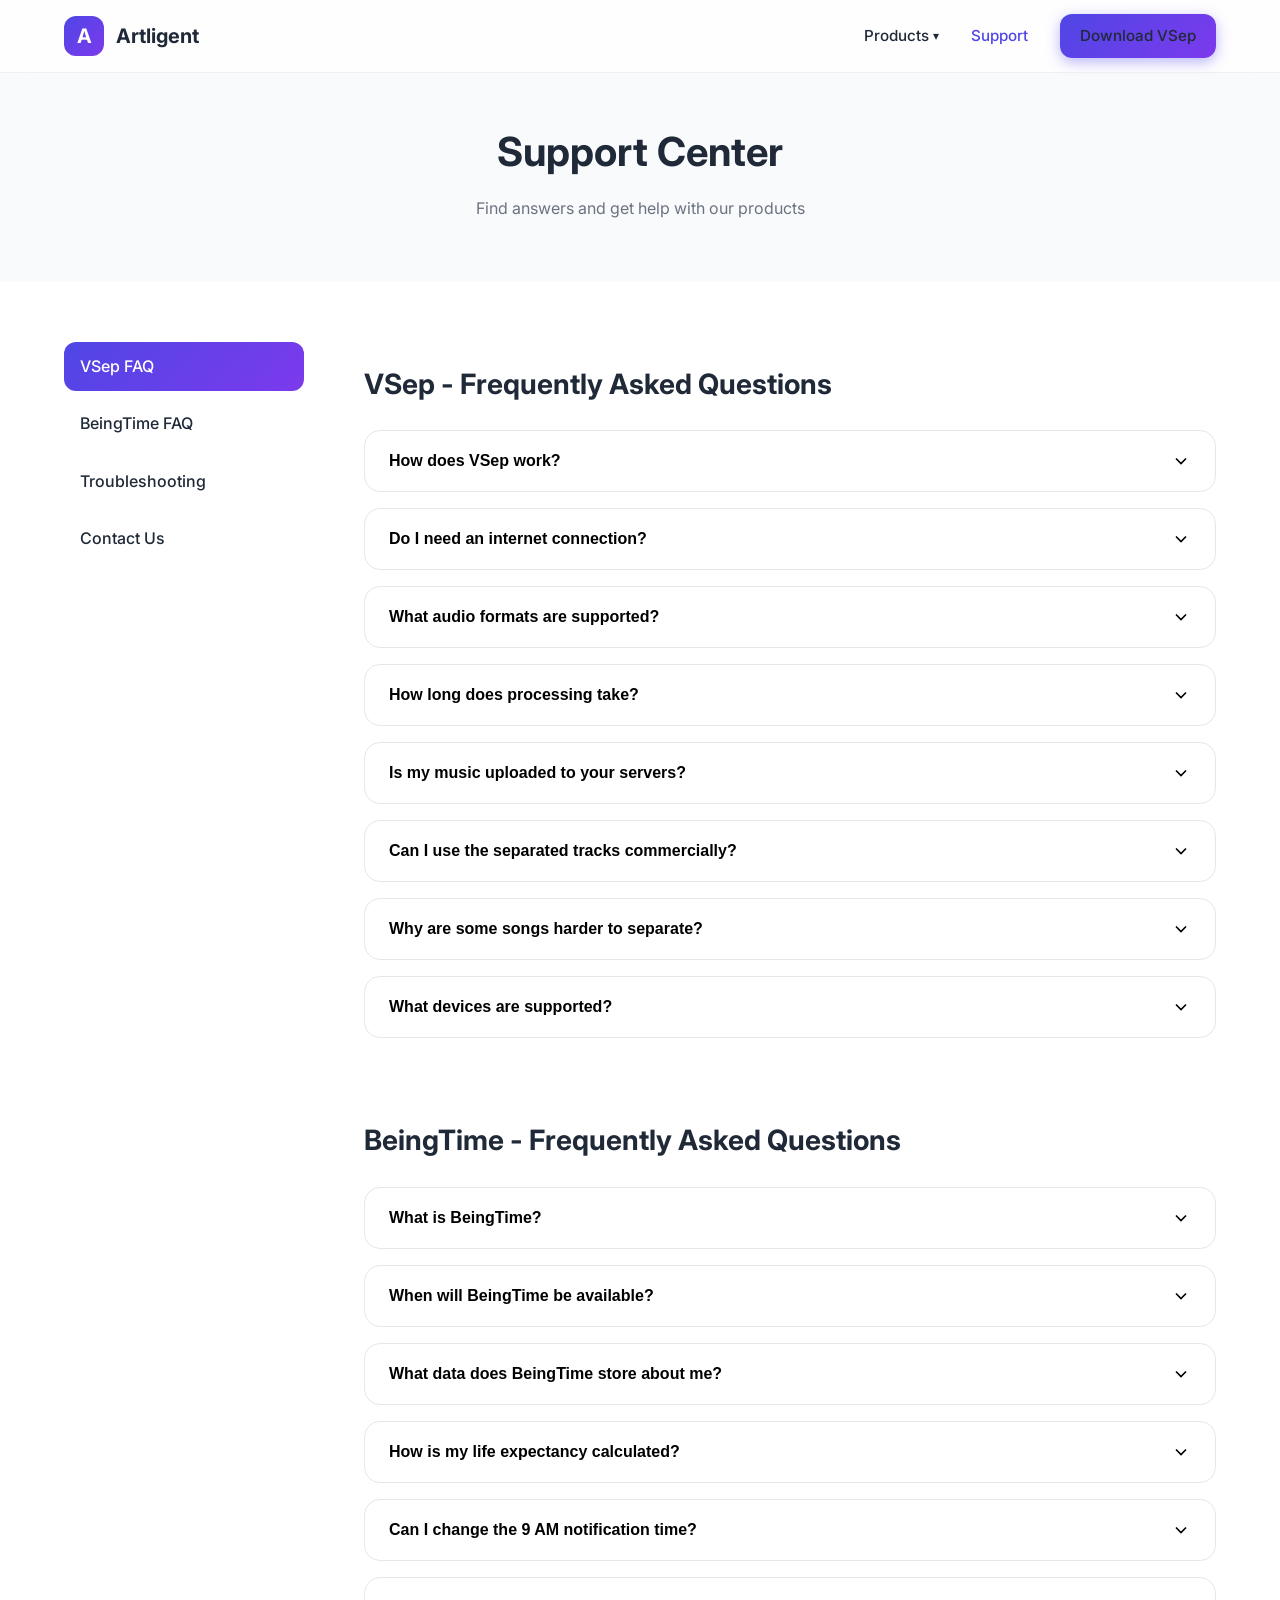
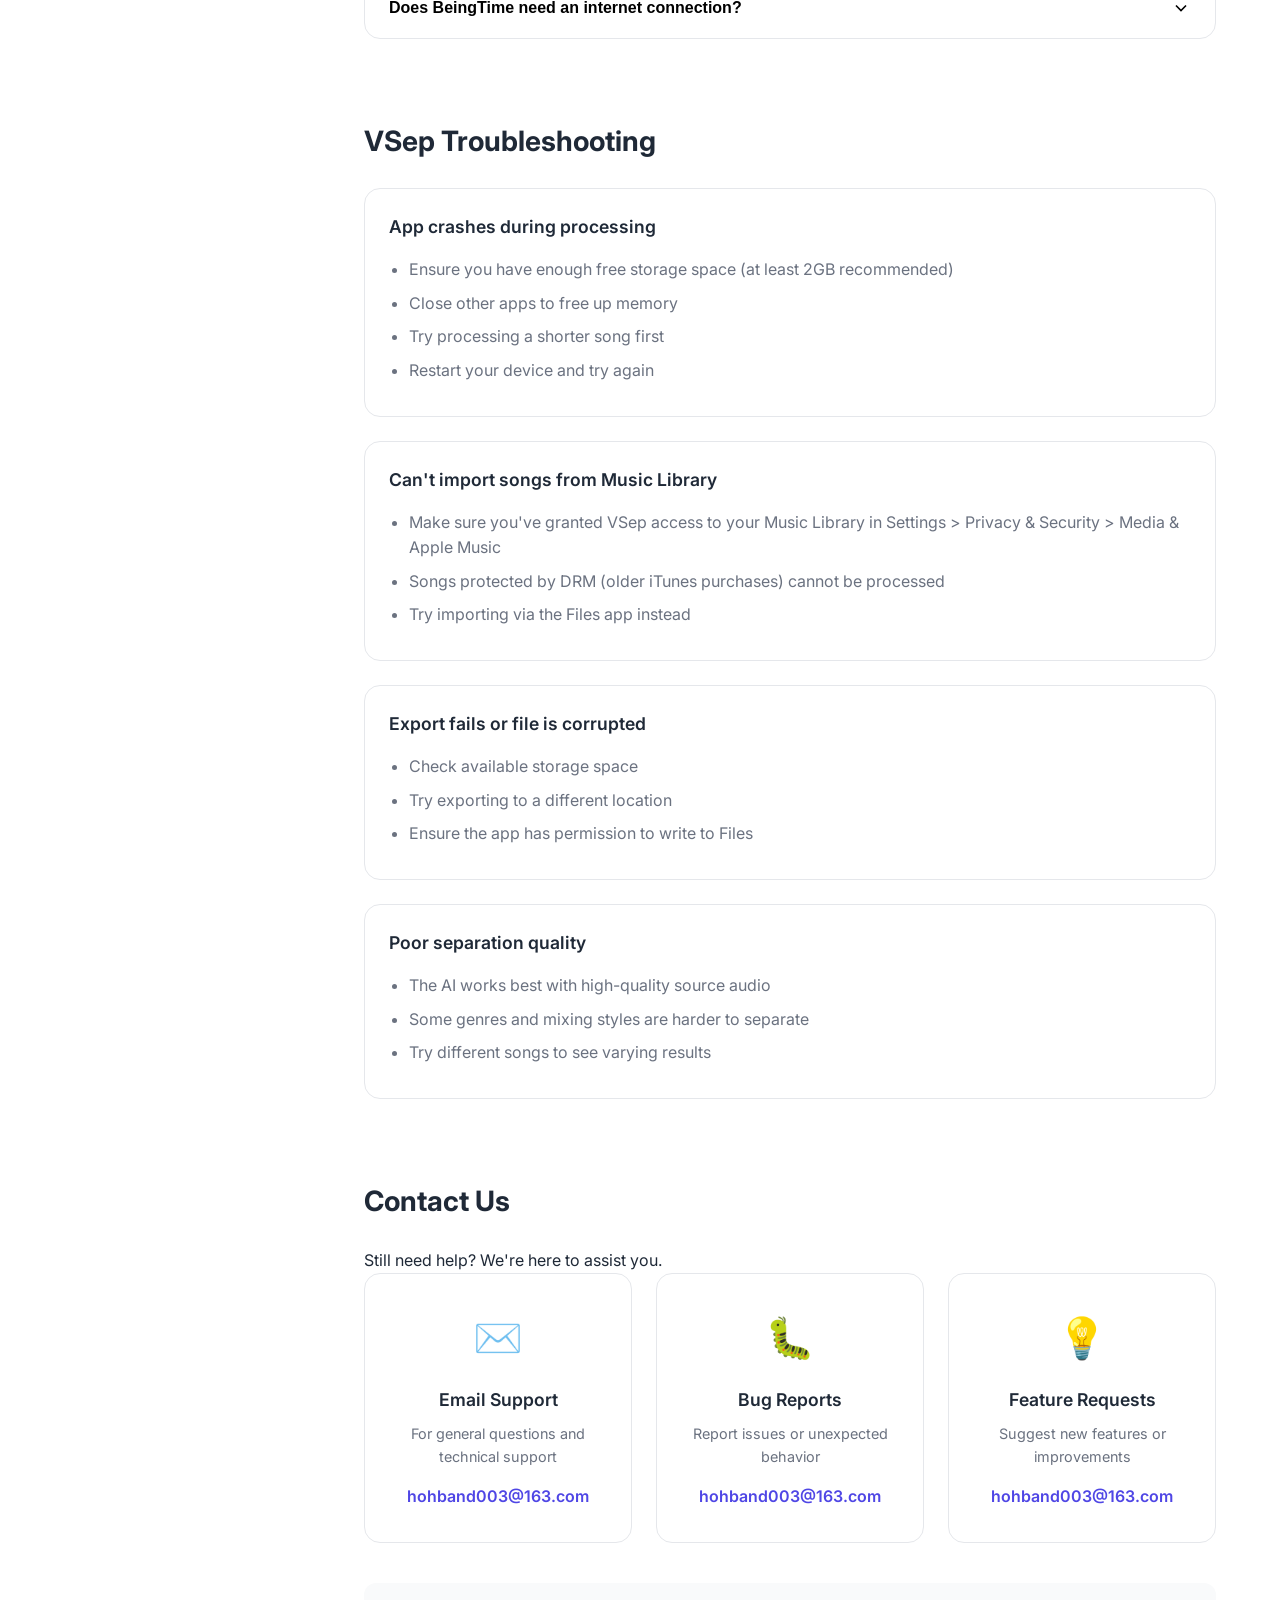
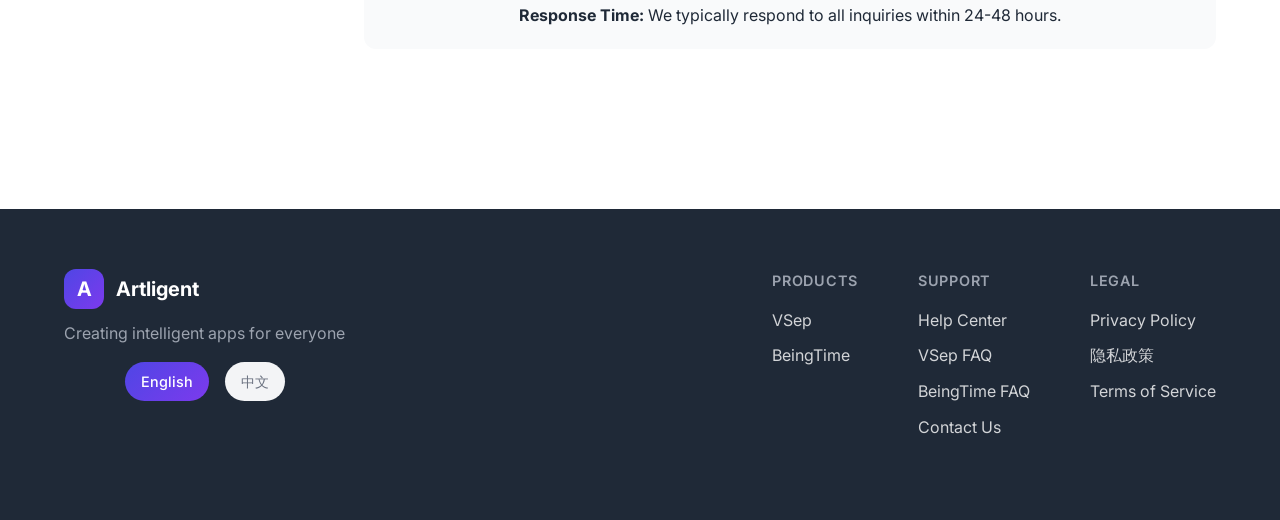
<file: support.html>
<!DOCTYPE html>
<html lang="en">
<head>
    <meta charset="UTF-8">
    <meta name="viewport" content="width=device-width, initial-scale=1.0">
    <title>Support - Artligent</title>
    <meta name="description" content="Get help with Artligent products. FAQ, troubleshooting, and contact information for technical support.">
    <link rel="stylesheet" href="css/style.css">
    <link rel="preconnect" href="https://fonts.googleapis.com">
    <link rel="preconnect" href="https://fonts.gstatic.com" crossorigin>
    <link href="https://fonts.googleapis.com/css2?family=Inter:wght@400;500;600;700&display=swap" rel="stylesheet">
</head>
<body>
    <header class="header">
        <nav class="nav container">
            <a href="/" class="logo">
                <div class="logo-icon">A</div>
                <span>Artligent</span>
            </a>
            <ul class="nav-links">
                <li class="nav-item-dropdown">
                    <button class="dropdown-toggle" type="button">
                        Products <span class="caret">▾</span>
                    </button>
                    <div class="dropdown-menu">
                        <a href="/vsep.html" class="dropdown-link">
                            <div class="dropdown-link-icon vsep">V</div>
                            <div class="dropdown-link-text">
                                <span class="dropdown-link-title">VSep <span class="dropdown-tag">Available</span></span>
                                <span class="dropdown-link-desc">Separate vocals &amp; music with AI</span>
                            </div>
                        </a>
                        <a href="/beingtime.html" class="dropdown-link">
                            <div class="dropdown-link-icon lifetime">B</div>
                            <div class="dropdown-link-text">
                                <span class="dropdown-link-title">BeingTime <span class="dropdown-tag soon">Coming Soon</span></span>
                                <span class="dropdown-link-desc">A mindful life countdown</span>
                            </div>
                        </a>
                    </div>
                </li>
                <li><a href="/support.html" class="active">Support</a></li>
                <li><a href="https://apps.apple.com/us/app/vsep/id6759715582" class="btn btn-primary">Download VSep</a></li>
            </ul>
            <button class="mobile-menu-btn" aria-label="Toggle menu">
                <span></span>
                <span></span>
                <span></span>
            </button>
        </nav>
    </header>

    <main>
        <section class="page-header">
            <div class="container">
                <h1>Support Center</h1>
                <p>Find answers and get help with our products</p>
            </div>
        </section>

        <section class="support-section">
            <div class="container">
                <div class="support-grid">
                    <div class="support-sidebar">
                        <div class="support-nav">
                            <a href="#faq" class="support-nav-item active">VSep FAQ</a>
                            <a href="#beingtime" class="support-nav-item">BeingTime FAQ</a>
                            <a href="#troubleshooting" class="support-nav-item">Troubleshooting</a>
                            <a href="#contact" class="support-nav-item">Contact Us</a>
                        </div>
                    </div>

                    <div class="support-content">
                        <!-- FAQ Section -->
                        <div id="faq" class="support-block">
                            <h2>VSep - Frequently Asked Questions</h2>

                            <div class="faq-list">
                                <div class="faq-item">
                                    <button class="faq-question">
                                        <span>How does VSep work?</span>
                                        <svg class="faq-icon" viewBox="0 0 24 24" fill="none" stroke="currentColor" stroke-width="2"><polyline points="6 9 12 15 18 9"/></svg>
                                    </button>
                                    <div class="faq-answer">
                                        <p>VSep uses a machine learning model (CoreML) to analyze audio and separate vocals from instruments. All processing happens directly on your device — we never upload your audio to any server. Simply import a song, and VSep will generate two separate tracks: one with vocals only, and one with instruments only.</p>
                                    </div>
                                </div>

                                <div class="faq-item">
                                    <button class="faq-question">
                                        <span>Do I need an internet connection?</span>
                                        <svg class="faq-icon" viewBox="0 0 24 24" fill="none" stroke="currentColor" stroke-width="2"><polyline points="6 9 12 15 18 9"/></svg>
                                    </button>
                                    <div class="faq-answer">
                                        <p>No! VSep works entirely offline. The AI model is downloaded with the app and runs locally on your device. This ensures your privacy and allows you to process music anywhere, even without an internet connection.</p>
                                    </div>
                                </div>

                                <div class="faq-item">
                                    <button class="faq-question">
                                        <span>What audio formats are supported?</span>
                                        <svg class="faq-icon" viewBox="0 0 24 24" fill="none" stroke="currentColor" stroke-width="2"><polyline points="6 9 12 15 18 9"/></svg>
                                    </button>
                                    <div class="faq-answer">
                                        <p>VSep supports common audio formats including MP3, AAC, and WAV files. You can import songs from your Music Library, Files app, or from other apps using the Share Sheet. Exported files are saved as high-quality stereo WAV files at 44.1kHz.</p>
                                    </div>
                                </div>

                                <div class="faq-item">
                                    <button class="faq-question">
                                        <span>How long does processing take?</span>
                                        <svg class="faq-icon" viewBox="0 0 24 24" fill="none" stroke="currentColor" stroke-width="2"><polyline points="6 9 12 15 18 9"/></svg>
                                    </button>
                                    <div class="faq-answer">
                                        <p>Processing time depends on the length of the song and your device. A typical 3-4 minute song takes about 30-60 seconds to process on modern iPhones. The processing runs in the background, so you can use other apps while waiting.</p>
                                    </div>
                                </div>

                                <div class="faq-item">
                                    <button class="faq-question">
                                        <span>Is my music uploaded to your servers?</span>
                                        <svg class="faq-icon" viewBox="0 0 24 24" fill="none" stroke="currentColor" stroke-width="2"><polyline points="6 9 12 15 18 9"/></svg>
                                    </button>
                                    <div class="faq-answer">
                                        <p>Absolutely not. VSep is designed with privacy as a core principle. All audio processing happens locally on your device using CoreML. Your music never leaves your device and is never uploaded to any server.</p>
                                    </div>
                                </div>

                                <div class="faq-item">
                                    <button class="faq-question">
                                        <span>Can I use the separated tracks commercially?</span>
                                        <svg class="faq-icon" viewBox="0 0 24 24" fill="none" stroke="currentColor" stroke-width="2"><polyline points="6 9 12 15 18 9"/></svg>
                                    </button>
                                    <div class="faq-answer">
                                        <p>You are responsible for ensuring you have the necessary rights to use any audio you process with VSep. Separating vocals from a song does not grant you additional rights to the original work. Please respect copyright laws and only use VSep with content you have permission to use.</p>
                                    </div>
                                </div>

                                <div class="faq-item">
                                    <button class="faq-question">
                                        <span>Why are some songs harder to separate?</span>
                                        <svg class="faq-icon" viewBox="0 0 24 24" fill="none" stroke="currentColor" stroke-width="2"><polyline points="6 9 12 15 18 9"/></svg>
                                    </button>
                                    <div class="faq-answer">
                                        <p>Songs with heavily mixed vocals, heavy reverb, or similar frequency ranges for vocals and instruments can be more challenging to separate cleanly. The AI works best with clear vocal tracks and well-separated mixes. Results may vary depending on the complexity of the original recording.</p>
                                    </div>
                                </div>

                                <div class="faq-item">
                                    <button class="faq-question">
                                        <span>What devices are supported?</span>
                                        <svg class="faq-icon" viewBox="0 0 24 24" fill="none" stroke="currentColor" stroke-width="2"><polyline points="6 9 12 15 18 9"/></svg>
                                    </button>
                                    <div class="faq-answer">
                                        <p>VSep requires iOS 16.0 or later and is compatible with iPhone and iPad. For best performance, we recommend using a device with an A12 chip or newer (iPhone XS and later). The app is optimized to run efficiently on all supported devices.</p>
                                    </div>
                                </div>
                            </div>
                        </div>

                        <!-- BeingTime FAQ Section -->
                        <div id="beingtime" class="support-block">
                            <h2>BeingTime - Frequently Asked Questions</h2>

                            <div class="faq-list">
                                <div class="faq-item">
                                    <button class="faq-question">
                                        <span>What is BeingTime?</span>
                                        <svg class="faq-icon" viewBox="0 0 24 24" fill="none" stroke="currentColor" stroke-width="2"><polyline points="6 9 12 15 18 9"/></svg>
                                    </button>
                                    <div class="faq-answer">
                                        <p>BeingTime is a mindful life countdown. It turns your remaining years, months, weeks, and days into a calm, visual reminder to live with intention. Every morning at 9 AM it also sends a timeless quote from philosophers and thinkers around the world. BeingTime is not about fear — it is about clarity. Know your time. Use it well.</p>
                                    </div>
                                </div>

                                <div class="faq-item">
                                    <button class="faq-question">
                                        <span>When will BeingTime be available?</span>
                                        <svg class="faq-icon" viewBox="0 0 24 24" fill="none" stroke="currentColor" stroke-width="2"><polyline points="6 9 12 15 18 9"/></svg>
                                    </button>
                                    <div class="faq-answer">
                                        <p>BeingTime is coming soon to the App Store. Want to be notified at launch? <a href="mailto:hohband003@163.com?subject=Notify%20me%20when%20BeingTime%20launches">Send us a quick email</a> and we'll let you know the moment it's live.</p>
                                    </div>
                                </div>

                                <div class="faq-item">
                                    <button class="faq-question">
                                        <span>What data does BeingTime store about me?</span>
                                        <svg class="faq-icon" viewBox="0 0 24 24" fill="none" stroke="currentColor" stroke-width="2"><polyline points="6 9 12 15 18 9"/></svg>
                                    </button>
                                    <div class="faq-answer">
                                        <p>Only what's needed to calculate your countdown: your birth date, region, gender, and your life-expectancy preference. Everything is stored locally on your device — there is no account, no server, and nothing is ever uploaded. Deleting the app removes all of it.</p>
                                    </div>
                                </div>

                                <div class="faq-item">
                                    <button class="faq-question">
                                        <span>How is my life expectancy calculated?</span>
                                        <svg class="faq-icon" viewBox="0 0 24 24" fill="none" stroke="currentColor" stroke-width="2"><polyline points="6 9 12 15 18 9"/></svg>
                                    </button>
                                    <div class="faq-answer">
                                        <p>By default, BeingTime uses real United Nations life-expectancy estimates based on your region and gender. Prefer a different number? You can turn off the automatic estimate in Settings and set your own life-expectancy target — your countdown updates instantly.</p>
                                    </div>
                                </div>

                                <div class="faq-item">
                                    <button class="faq-question">
                                        <span>Can I change the 9 AM notification time?</span>
                                        <svg class="faq-icon" viewBox="0 0 24 24" fill="none" stroke="currentColor" stroke-width="2"><polyline points="6 9 12 15 18 9"/></svg>
                                    </button>
                                    <div class="faq-answer">
                                        <p>The daily quote notification is delivered at 9 AM by design — a calm morning moment for reflection. You can turn notifications on or off entirely in Settings, and you can always manage BeingTime's notification permission in iOS Settings &gt; [Your Name] &gt; BeingTime.</p>
                                    </div>
                                </div>

                                <div class="faq-item">
                                    <button class="faq-question">
                                        <span>Does BeingTime need an internet connection?</span>
                                        <svg class="faq-icon" viewBox="0 0 24 24" fill="none" stroke="currentColor" stroke-width="2"><polyline points="6 9 12 15 18 9"/></svg>
                                    </button>
                                    <div class="faq-answer">
                                        <p>No. BeingTime works fully offline. All quotes and life-expectancy data are bundled with the app and run entirely on your device. No account, no network, no tracking.</p>
                                    </div>
                                </div>
                            </div>
                        </div>

                        <!-- Troubleshooting Section -->
                        <div id="troubleshooting" class="support-block">
                            <h2>VSep Troubleshooting</h2>

                            <div class="troubleshooting-list">
                                <div class="troubleshooting-item">
                                    <h4>App crashes during processing</h4>
                                    <ul>
                                        <li>Ensure you have enough free storage space (at least 2GB recommended)</li>
                                        <li>Close other apps to free up memory</li>
                                        <li>Try processing a shorter song first</li>
                                        <li>Restart your device and try again</li>
                                    </ul>
                                </div>

                                <div class="troubleshooting-item">
                                    <h4>Can't import songs from Music Library</h4>
                                    <ul>
                                        <li>Make sure you've granted VSep access to your Music Library in Settings > Privacy & Security > Media & Apple Music</li>
                                        <li>Songs protected by DRM (older iTunes purchases) cannot be processed</li>
                                        <li>Try importing via the Files app instead</li>
                                    </ul>
                                </div>

                                <div class="troubleshooting-item">
                                    <h4>Export fails or file is corrupted</h4>
                                    <ul>
                                        <li>Check available storage space</li>
                                        <li>Try exporting to a different location</li>
                                        <li>Ensure the app has permission to write to Files</li>
                                    </ul>
                                </div>

                                <div class="troubleshooting-item">
                                    <h4>Poor separation quality</h4>
                                    <ul>
                                        <li>The AI works best with high-quality source audio</li>
                                        <li>Some genres and mixing styles are harder to separate</li>
                                        <li>Try different songs to see varying results</li>
                                    </ul>
                                </div>
                            </div>
                        </div>

                        <!-- Contact Section -->
                        <div id="contact" class="support-block">
                            <h2>Contact Us</h2>
                            <p>Still need help? We're here to assist you.</p>

                            <div class="contact-options">
                                <div class="contact-card">
                                    <div class="contact-icon">✉️</div>
                                    <h4>Email Support</h4>
                                    <p>For general questions and technical support</p>
                                    <a href="mailto:hohband003@163.com">hohband003@163.com</a>
                                </div>

                                <div class="contact-card">
                                    <div class="contact-icon">🐛</div>
                                    <h4>Bug Reports</h4>
                                    <p>Report issues or unexpected behavior</p>
                                    <a href="mailto:hohband003@163.com">hohband003@163.com</a>
                                </div>

                                <div class="contact-card">
                                    <div class="contact-icon">💡</div>
                                    <h4>Feature Requests</h4>
                                    <p>Suggest new features or improvements</p>
                                    <a href="mailto:hohband003@163.com">hohband003@163.com</a>
                                </div>
                            </div>

                            <div class="response-time">
                                <p><strong>Response Time:</strong> We typically respond to all inquiries within 24-48 hours.</p>
                            </div>
                        </div>
                    </div>
                </div>
            </div>
        </section>
    </main>

    <footer class="footer">
        <div class="container">
            <div class="footer-content">
                <div class="footer-brand">
                    <a href="/" class="logo">
                        <div class="logo-icon">A</div>
                        <span>Artligent</span>
                    </a>
                    <p>Creating intelligent apps for everyone</p>
                    <div class="lang-switcher">
                        <a href="/support.html" class="active">English</a>
                        <a href="/support-cn.html">中文</a>
                    </div>
                </div>
                <div class="footer-links">
                    <div class="footer-col">
                        <h4>Products</h4>
                        <ul>
                            <li><a href="/vsep.html">VSep</a></li>
                            <li><a href="/beingtime.html">BeingTime</a></li>
                        </ul>
                    </div>
                    <div class="footer-col">
                        <h4>Support</h4>
                        <ul>
                            <li><a href="/support.html">Help Center</a></li>
                            <li><a href="/support.html#faq">VSep FAQ</a></li>
                            <li><a href="/support.html#beingtime">BeingTime FAQ</a></li>
                            <li><a href="/support.html#contact">Contact Us</a></li>
                        </ul>
                    </div>
                    <div class="footer-col">
                        <h4>Legal</h4>
                        <ul>
                            <li><a href="/privacy.html">Privacy Policy</a></li>
                            <li><a href="/privacy-cn.html">隐私政策</a></li>
                            <li><a href="/terms.html">Terms of Service</a></li>
                        </ul>
                    </div>
                </div>
</file>
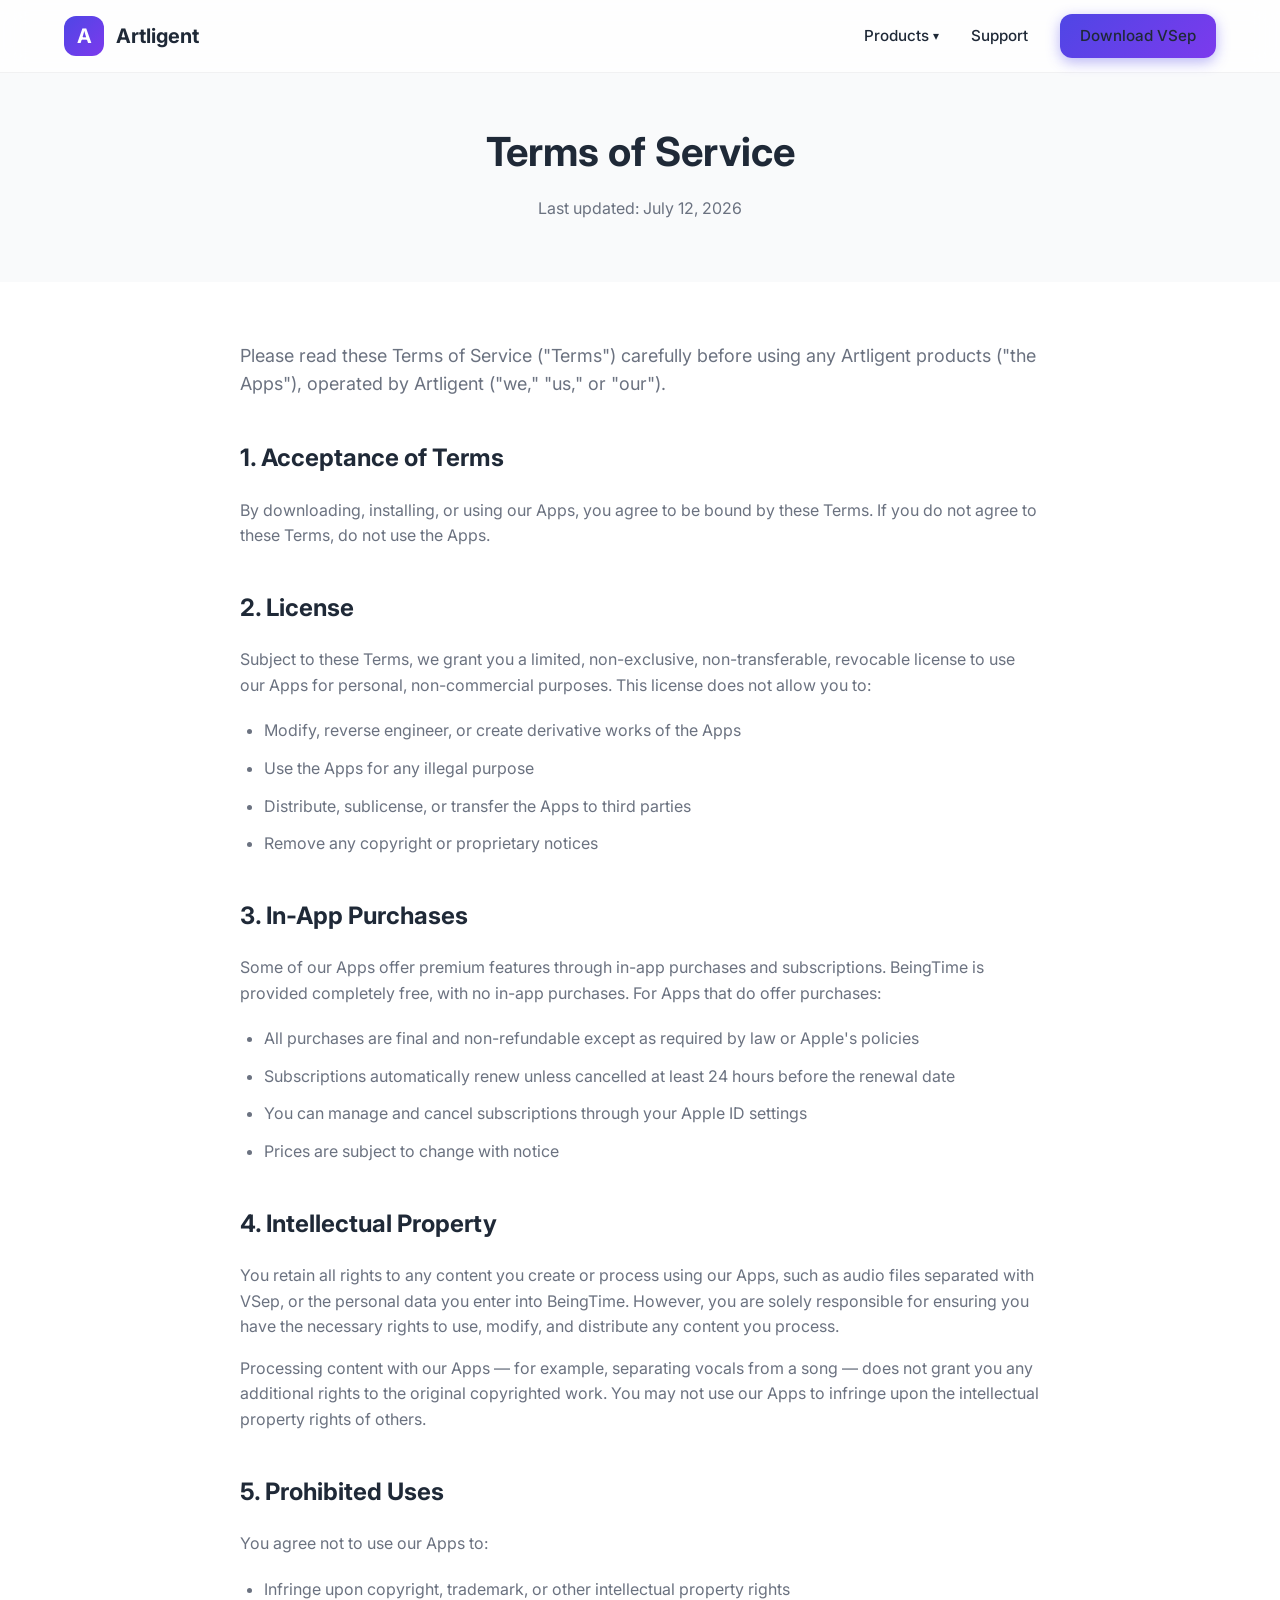
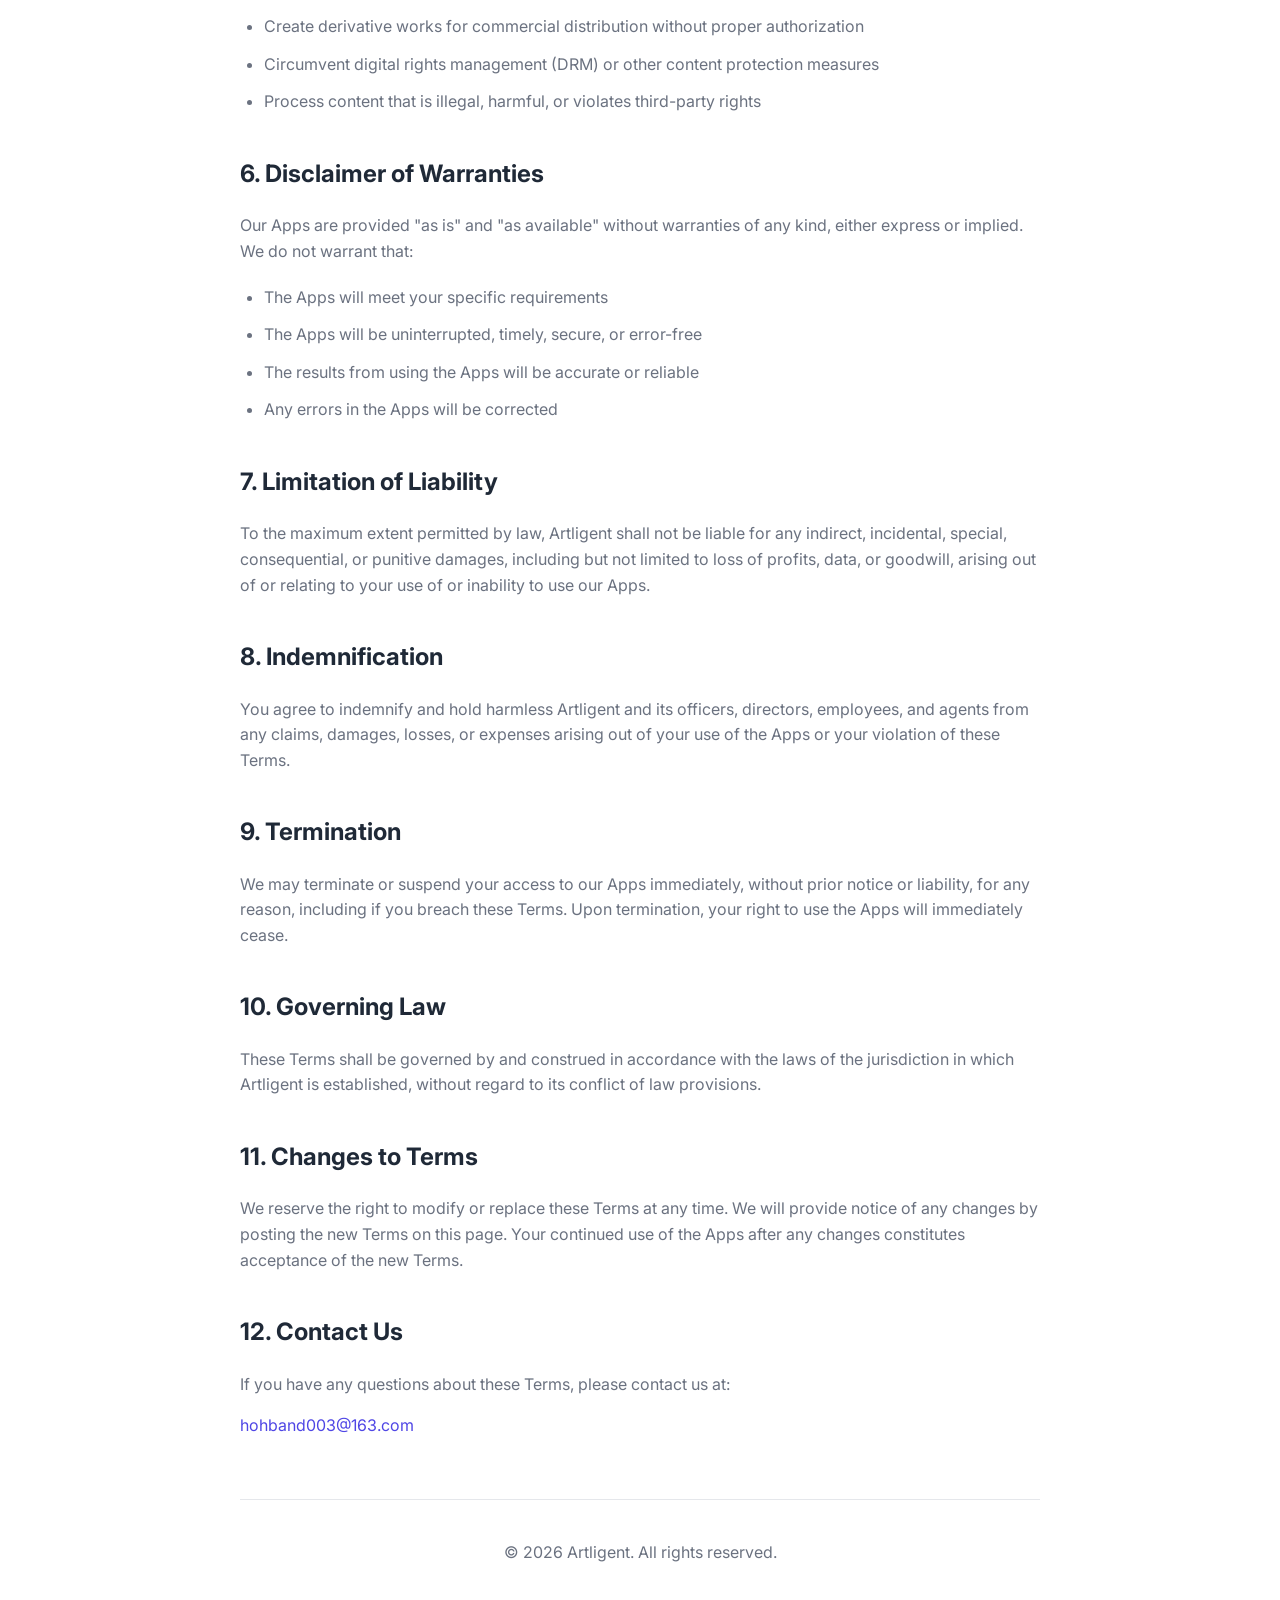
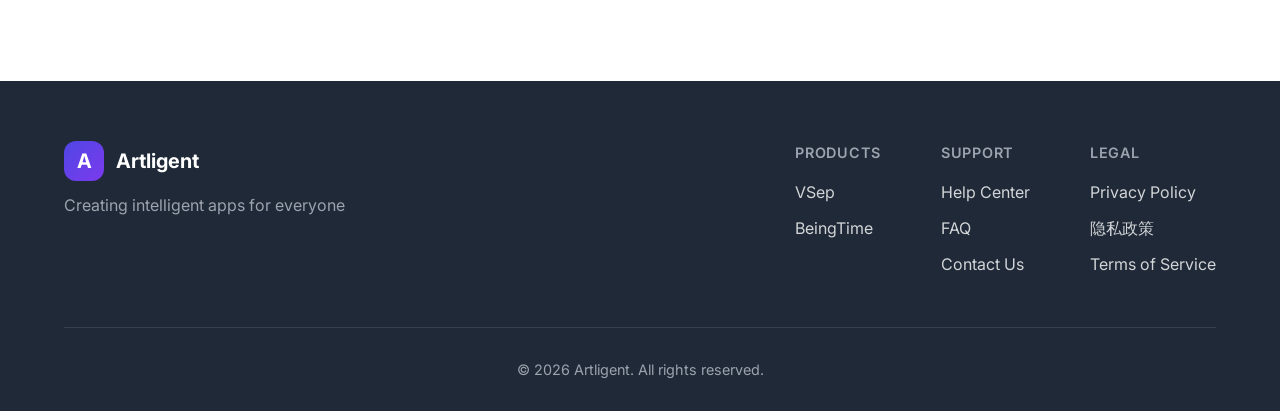
<file: terms.html>
<!DOCTYPE html>
<html lang="en">
<head>
    <meta charset="UTF-8">
    <meta name="viewport" content="width=device-width, initial-scale=1.0">
    <title>Terms of Service - Artligent</title>
    <meta name="description" content="Terms of Service for Artligent products">
    <link rel="stylesheet" href="css/style.css">
    <link rel="preconnect" href="https://fonts.googleapis.com">
    <link rel="preconnect" href="https://fonts.gstatic.com" crossorigin>
    <link href="https://fonts.googleapis.com/css2?family=Inter:wght@400;500;600;700&display=swap" rel="stylesheet">
</head>
<body>
    <header class="header">
        <nav class="nav container">
            <a href="/" class="logo">
                <div class="logo-icon">A</div>
                <span>Artligent</span>
            </a>
            <ul class="nav-links">
                <li class="nav-item-dropdown">
                    <button class="dropdown-toggle" type="button">
                        Products <span class="caret">▾</span>
                    </button>
                    <div class="dropdown-menu">
                        <a href="/vsep.html" class="dropdown-link">
                            <div class="dropdown-link-icon vsep">V</div>
                            <div class="dropdown-link-text">
                                <span class="dropdown-link-title">VSep <span class="dropdown-tag">Available</span></span>
                                <span class="dropdown-link-desc">Separate vocals &amp; music with AI</span>
                            </div>
                        </a>
                        <a href="/beingtime.html" class="dropdown-link">
                            <div class="dropdown-link-icon lifetime">B</div>
                            <div class="dropdown-link-text">
                                <span class="dropdown-link-title">BeingTime <span class="dropdown-tag soon">Coming Soon</span></span>
                                <span class="dropdown-link-desc">A mindful life countdown</span>
                            </div>
                        </a>
                    </div>
                </li>
                <li><a href="/support.html">Support</a></li>
                <li><a href="https://apps.apple.com/us/app/vsep/id6759715582" class="btn btn-primary">Download VSep</a></li>
            </ul>
            <button class="mobile-menu-btn" aria-label="Toggle menu">
                <span></span>
                <span></span>
                <span></span>
            </button>
        </nav>
    </header>

    <main>
        <section class="page-header">
            <div class="container">
                <h1>Terms of Service</h1>
                <p>Last updated: July 12, 2026</p>
            </div>
        </section>

        <section class="legal-content">
            <div class="container">
                <div class="legal-document">
                    <p class="legal-intro">Please read these Terms of Service ("Terms") carefully before using any Artligent products ("the Apps"), operated by Artligent ("we," "us," or "our").</p>

                    <h2>1. Acceptance of Terms</h2>
                    <p>By downloading, installing, or using our Apps, you agree to be bound by these Terms. If you do not agree to these Terms, do not use the Apps.</p>

                    <h2>2. License</h2>
                    <p>Subject to these Terms, we grant you a limited, non-exclusive, non-transferable, revocable license to use our Apps for personal, non-commercial purposes. This license does not allow you to:</p>
                    <ul>
                        <li>Modify, reverse engineer, or create derivative works of the Apps</li>
                        <li>Use the Apps for any illegal purpose</li>
                        <li>Distribute, sublicense, or transfer the Apps to third parties</li>
                        <li>Remove any copyright or proprietary notices</li>
                    </ul>

                    <h2>3. In-App Purchases</h2>
                    <p>Some of our Apps offer premium features through in-app purchases and subscriptions. BeingTime is provided completely free, with no in-app purchases. For Apps that do offer purchases:</p>
                    <ul>
                        <li>All purchases are final and non-refundable except as required by law or Apple's policies</li>
                        <li>Subscriptions automatically renew unless cancelled at least 24 hours before the renewal date</li>
                        <li>You can manage and cancel subscriptions through your Apple ID settings</li>
                        <li>Prices are subject to change with notice</li>
                    </ul>

                    <h2>4. Intellectual Property</h2>
                    <p>You retain all rights to any content you create or process using our Apps, such as audio files separated with VSep, or the personal data you enter into BeingTime. However, you are solely responsible for ensuring you have the necessary rights to use, modify, and distribute any content you process.</p>
                    <p>Processing content with our Apps — for example, separating vocals from a song — does not grant you any additional rights to the original copyrighted work. You may not use our Apps to infringe upon the intellectual property rights of others.</p>

                    <h2>5. Prohibited Uses</h2>
                    <p>You agree not to use our Apps to:</p>
                    <ul>
                        <li>Infringe upon copyright, trademark, or other intellectual property rights</li>
                        <li>Create derivative works for commercial distribution without proper authorization</li>
                        <li>Circumvent digital rights management (DRM) or other content protection measures</li>
                        <li>Process content that is illegal, harmful, or violates third-party rights</li>
                    </ul>

                    <h2>6. Disclaimer of Warranties</h2>
                    <p>Our Apps are provided "as is" and "as available" without warranties of any kind, either express or implied. We do not warrant that:</p>
                    <ul>
                        <li>The Apps will meet your specific requirements</li>
                        <li>The Apps will be uninterrupted, timely, secure, or error-free</li>
                        <li>The results from using the Apps will be accurate or reliable</li>
                        <li>Any errors in the Apps will be corrected</li>
                    </ul>

                    <h2>7. Limitation of Liability</h2>
                    <p>To the maximum extent permitted by law, Artligent shall not be liable for any indirect, incidental, special, consequential, or punitive damages, including but not limited to loss of profits, data, or goodwill, arising out of or relating to your use of or inability to use our Apps.</p>

                    <h2>8. Indemnification</h2>
                    <p>You agree to indemnify and hold harmless Artligent and its officers, directors, employees, and agents from any claims, damages, losses, or expenses arising out of your use of the Apps or your violation of these Terms.</p>

                    <h2>9. Termination</h2>
                    <p>We may terminate or suspend your access to our Apps immediately, without prior notice or liability, for any reason, including if you breach these Terms. Upon termination, your right to use the Apps will immediately cease.</p>

                    <h2>10. Governing Law</h2>
                    <p>These Terms shall be governed by and construed in accordance with the laws of the jurisdiction in which Artligent is established, without regard to its conflict of law provisions.</p>

                    <h2>11. Changes to Terms</h2>
                    <p>We reserve the right to modify or replace these Terms at any time. We will provide notice of any changes by posting the new Terms on this page. Your continued use of the Apps after any changes constitutes acceptance of the new Terms.</p>

                    <h2>12. Contact Us</h2>
                    <p>If you have any questions about these Terms, please contact us at:</p>
                    <p><a href="mailto:hohband003@163.com">hohband003@163.com</a></p>

                    <div class="legal-footer">
                        <p>&copy; 2026 Artligent. All rights reserved.</p>
                    </div>
                </div>
            </div>
        </section>
    </main>

    <footer class="footer">
        <div class="container">
            <div class="footer-content">
                <div class="footer-brand">
                    <a href="/" class="logo">
                        <div class="logo-icon">A</div>
                        <span>Artligent</span>
                    </a>
                    <p>Creating intelligent apps for everyone</p>
                </div>
                <div class="footer-links">
                    <div class="footer-col">
                        <h4>Products</h4>
                        <ul>
                            <li><a href="/vsep.html">VSep</a></li>
                            <li><a href="/beingtime.html">BeingTime</a></li>
                        </ul>
                    </div>
                    <div class="footer-col">
                        <h4>Support</h4>
                        <ul>
                            <li><a href="/support.html">Help Center</a></li>
                            <li><a href="/support.html#faq">FAQ</a></li>
                            <li><a href="/support.html#contact">Contact Us</a></li>
                        </ul>
                    </div>
                    <div class="footer-col">
                        <h4>Legal</h4>
                        <ul>
                            <li><a href="/privacy.html">Privacy Policy</a></li>
                            <li><a href="/privacy-cn.html">隐私政策</a></li>
                            <li><a href="/terms.html">Terms of Service</a></li>
                        </ul>
                    </div>
                </div>
            </div>
            <div class="footer-bottom">
                <p>&copy; 2026 Artligent. All rights reserved.</p>
            </div>
        </div>
    </footer>

    <script src="js/main.js"></script>
</body>
</html>
</file>
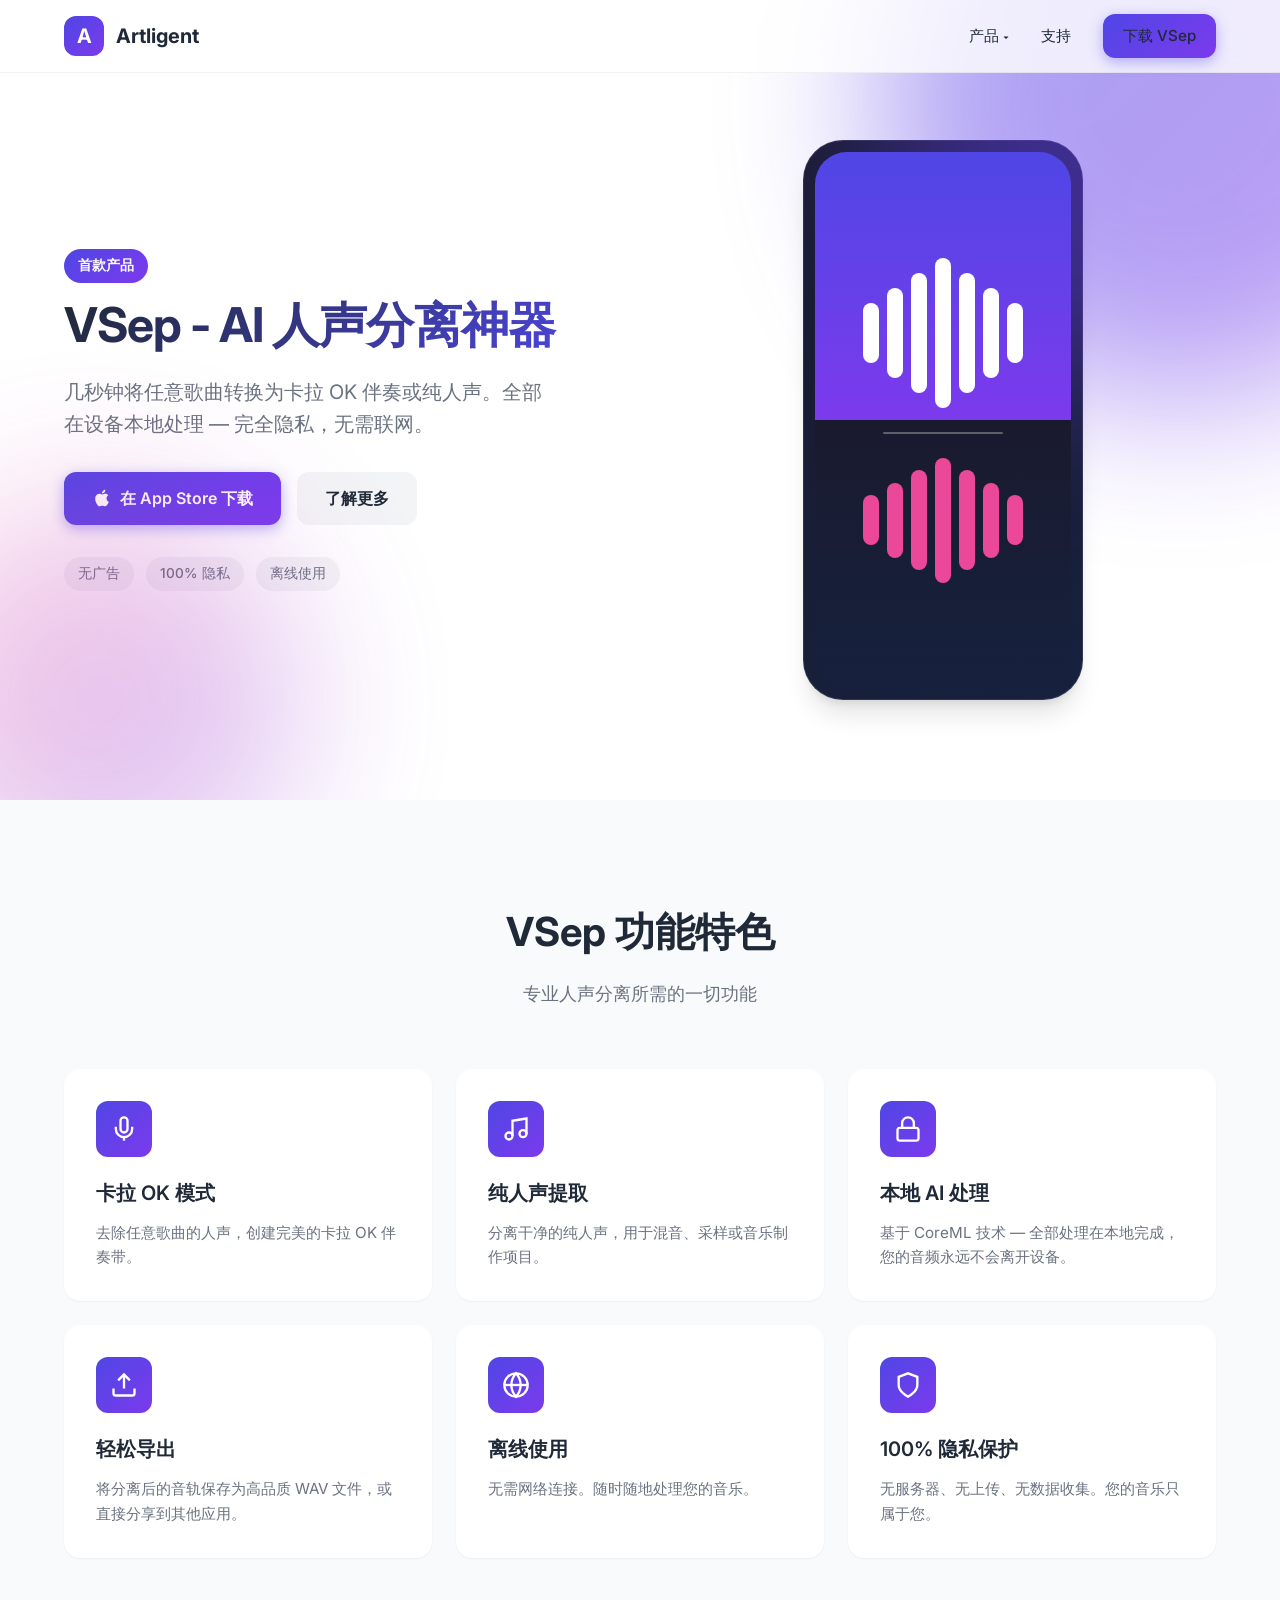
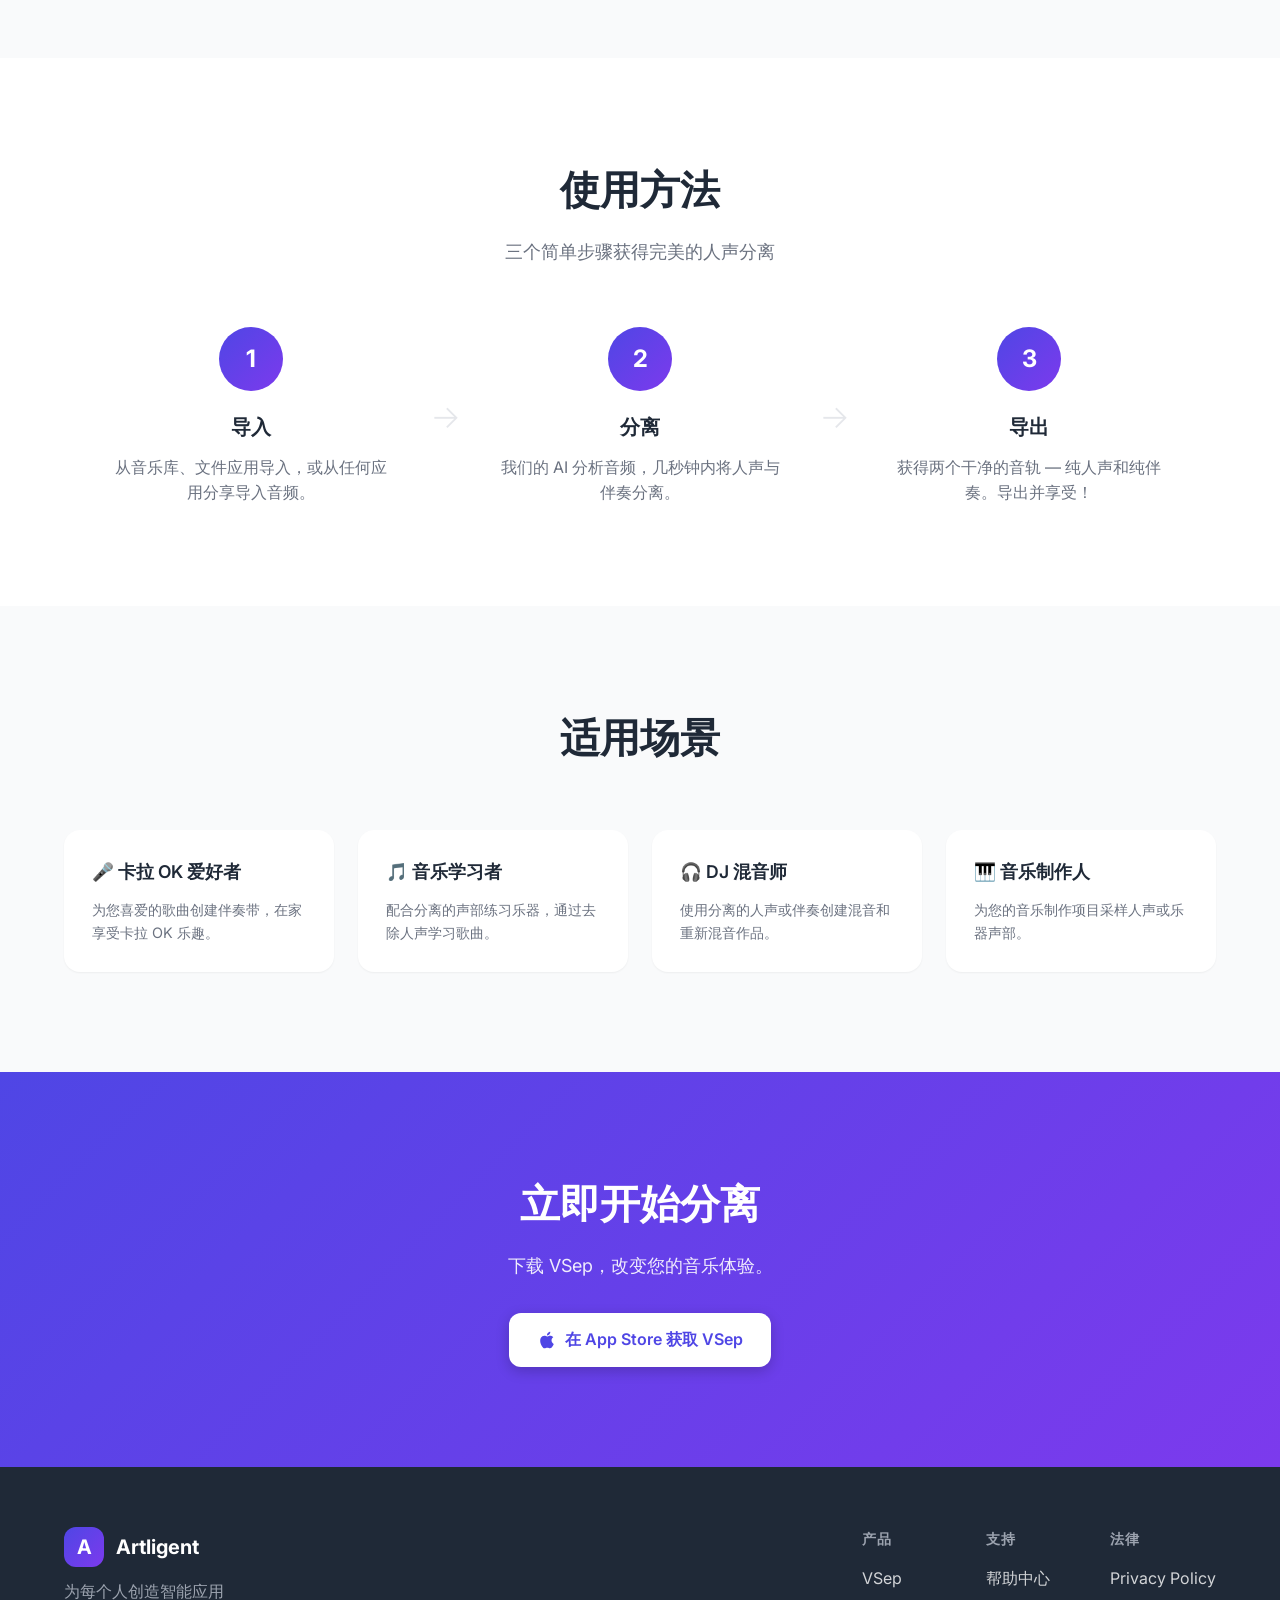
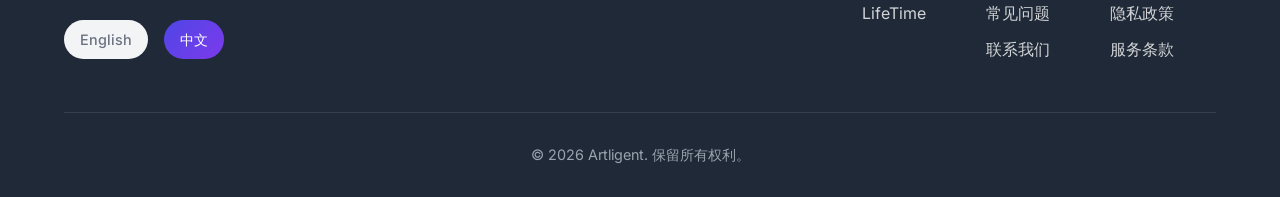
<file: vsep-cn.html>
<!DOCTYPE html>
<html lang="zh-CN">
<head>
    <meta charset="UTF-8">
    <meta name="viewport" content="width=device-width, initial-scale=1.0">
    <title>VSep - AI 人声分离神器 | Artligent</title>
    <meta name="description" content="VSep 几秒钟将任意歌曲转换为卡拉 OK 伴奏或纯人声。本地 AI 处理，完全隐私，离线可用。在 App Store 下载。">
    <link rel="stylesheet" href="css/style.css">
    <link rel="preconnect" href="https://fonts.googleapis.com">
    <link rel="preconnect" href="https://fonts.gstatic.com" crossorigin>
    <link href="https://fonts.googleapis.com/css2?family=Inter:wght@400;500;600;700&display=swap" rel="stylesheet">
</head>
<body>
    <header class="header">
        <nav class="nav container">
            <a href="/index-cn.html" class="logo">
                <div class="logo-icon">A</div>
                <span>Artligent</span>
            </a>
            <ul class="nav-links">
                <li class="nav-item-dropdown">
                    <button class="dropdown-toggle" type="button">
                        产品 <span class="caret">▾</span>
                    </button>
                    <div class="dropdown-menu">
                        <a href="/vsep-cn.html" class="dropdown-link">
                            <div class="dropdown-link-icon vsep">V</div>
                            <div class="dropdown-link-text">
                                <span class="dropdown-link-title">VSep <span class="dropdown-tag">已上线</span></span>
                                <span class="dropdown-link-desc">AI 人声分离神器</span>
                            </div>
                        </a>
                        <a href="/lifetime-cn.html" class="dropdown-link">
                            <div class="dropdown-link-icon lifetime">L</div>
                            <div class="dropdown-link-text">
                                <span class="dropdown-link-title">LifeTime <span class="dropdown-tag soon">即将上线</span></span>
                                <span class="dropdown-link-desc">静心的人生倒计时</span>
                            </div>
                        </a>
                    </div>
                </li>
                <li><a href="/support-cn.html">支持</a></li>
                <li><a href="https://apps.apple.com/us/app/vsep/id6759715582" class="btn btn-primary">下载 VSep</a></li>
            </ul>
            <button class="mobile-menu-btn" aria-label="Toggle menu">
                <span></span>
                <span></span>
                <span></span>
            </button>
        </nav>
    </header>

    <main>
        <!-- Product: VSep -->
        <section class="hero">
            <div class="hero-bg">
                <div class="gradient-orb orb-1"></div>
                <div class="gradient-orb orb-2"></div>
            </div>
            <div class="container">
                <div class="hero-content">
                    <div class="hero-text">
                        <div class="product-badge">首款产品</div>
                        <h1>VSep - AI 人声分离神器</h1>
                        <p class="hero-subtitle">几秒钟将任意歌曲转换为卡拉 OK 伴奏或纯人声。全部在设备本地处理 — 完全隐私，无需联网。</p>
                        <div class="hero-buttons">
                            <a href="https://apps.apple.com/us/app/vsep/id6759715582" class="btn btn-primary btn-large">
                                <svg class="icon" viewBox="0 0 24 24" fill="currentColor"><path d="M18.71 19.5c-.83 1.24-1.71 2.45-3.05 2.47-1.34.03-1.77-.79-3.29-.79-1.53 0-2 .77-3.27.82-1.31.05-2.3-1.32-3.14-2.53C4.25 17 2.94 12.45 4.7 9.39c.87-1.52 2.43-2.48 4.12-2.51 1.28-.02 2.5.87 3.29.87.78 0 2.26-1.07 3.81-.91.65.03 2.47.26 3.64 1.98-.09.06-2.17 1.28-2.15 3.81.03 3.02 2.65 4.03 2.68 4.04-.03.07-.42 1.44-1.38 2.83M13 3.5c.73-.83 1.94-1.46 2.94-1.5.13 1.17-.34 2.35-1.04 3.19-.69.85-1.83 1.51-2.95 1.42-.15-1.15.41-2.35 1.05-3.11z"/></svg>
                                在 App Store 下载
                            </a>
                            <a href="#features" class="btn btn-secondary btn-large">了解更多</a>
                        </div>
                        <div class="hero-badges">
                            <span class="badge">无广告</span>
                            <span class="badge">100% 隐私</span>
                            <span class="badge">离线使用</span>
                        </div>
                    </div>
                    <div class="hero-visual">
                        <div class="phone-mockup">
                            <div class="phone-screen">
                                <div class="waveform-demo">
                                    <div class="wave-bar"></div>
                                    <div class="wave-bar"></div>
                                    <div class="wave-bar"></div>
                                    <div class="wave-bar"></div>
                                    <div class="wave-bar"></div>
                                    <div class="wave-bar"></div>
                                    <div class="wave-bar"></div>
                                </div>
                                <div class="separator-line"></div>
                                <div class="waveform-demo secondary">
                                    <div class="wave-bar"></div>
                                    <div class="wave-bar"></div>
                                    <div class="wave-bar"></div>
                                    <div class="wave-bar"></div>
                                    <div class="wave-bar"></div>
                                    <div class="wave-bar"></div>
                                    <div class="wave-bar"></div>
                                </div>
                            </div>
                        </div>
                    </div>
                </div>
            </div>
        </section>

        <!-- Features Section -->
        <section id="features" class="features">
            <div class="container">
                <div class="section-header">
                    <h2>VSep 功能特色</h2>
                    <p>专业人声分离所需的一切功能</p>
                </div>
                <div class="features-grid">
                    <div class="feature-card">
                        <div class="feature-icon">
                            <svg viewBox="0 0 24 24" fill="none" stroke="currentColor" stroke-width="2"><path d="M12 2a3 3 0 0 0-3 3v7a3 3 0 0 0 6 0V5a3 3 0 0 0-3-3Z"/><path d="M19 10v2a7 7 0 0 1-14 0v-2"/><line x1="12" y1="19" x2="12" y2="22"/></svg>
                        </div>
                        <h3>卡拉 OK 模式</h3>
                        <p>去除任意歌曲的人声，创建完美的卡拉 OK 伴奏带。</p>
                    </div>
                    <div class="feature-card">
                        <div class="feature-icon">
                            <svg viewBox="0 0 24 24" fill="none" stroke="currentColor" stroke-width="2"><path d="M9 18V5l12-2v13"/><circle cx="6" cy="18" r="3"/><circle cx="18" cy="16" r="3"/></svg>
                        </div>
                        <h3>纯人声提取</h3>
                        <p>分离干净的纯人声，用于混音、采样或音乐制作项目。</p>
                    </div>
                    <div class="feature-card">
                        <div class="feature-icon">
                            <svg viewBox="0 0 24 24" fill="none" stroke="currentColor" stroke-width="2"><rect x="3" y="11" width="18" height="11" rx="2" ry="2"/><path d="M7 11V7a5 5 0 0 1 10 0v4"/></svg>
                        </div>
                        <h3>本地 AI 处理</h3>
                        <p>基于 CoreML 技术 — 全部处理在本地完成，您的音频永远不会离开设备。</p>
                    </div>
                    <div class="feature-card">
                        <div class="feature-icon">
                            <svg viewBox="0 0 24 24" fill="none" stroke="currentColor" stroke-width="2"><path d="M21 15v4a2 2 0 0 1-2 2H5a2 2 0 0 1-2-2v-4"/><polyline points="17 8 12 3 7 8"/><line x1="12" y1="3" x2="12" y2="15"/></svg>
                        </div>
                        <h3>轻松导出</h3>
                        <p>将分离后的音轨保存为高品质 WAV 文件，或直接分享到其他应用。</p>
                    </div>
                    <div class="feature-card">
                        <div class="feature-icon">
                            <svg viewBox="0 0 24 24" fill="none" stroke="currentColor" stroke-width="2"><circle cx="12" cy="12" r="10"/><line x1="2" y1="12" x2="22" y2="12"/><path d="M12 2a15.3 15.3 0 0 1 4 10 15.3 15.3 0 0 1-4 10 15.3 15.3 0 0 1-4-10 15.3 15.3 0 0 1 4-10z"/></svg>
                        </div>
                        <h3>离线使用</h3>
                        <p>无需网络连接。随时随地处理您的音乐。</p>
                    </div>
                    <div class="feature-card">
                        <div class="feature-icon">
                            <svg viewBox="0 0 24 24" fill="none" stroke="currentColor" stroke-width="2"><path d="M12 22s8-4 8-10V5l-8-3-8 3v7c0 6 8 10 8 10z"/></svg>
                        </div>
                        <h3>100% 隐私保护</h3>
                        <p>无服务器、无上传、无数据收集。您的音乐只属于您。</p>
                    </div>
                </div>
            </div>
        </section>

        <!-- How It Works -->
        <section id="how-it-works" class="how-it-works">
            <div class="container">
                <div class="section-header">
                    <h2>使用方法</h2>
                    <p>三个简单步骤获得完美的人声分离</p>
                </div>
                <div class="steps">
                    <div class="step">
                        <div class="step-number">1</div>
                        <h3>导入</h3>
                        <p>从音乐库、文件应用导入，或从任何应用分享导入音频。</p>
                    </div>
                    <div class="step-arrow">→</div>
                    <div class="step">
                        <div class="step-number">2</div>
                        <h3>分离</h3>
                        <p>我们的 AI 分析音频，几秒钟内将人声与伴奏分离。</p>
                    </div>
                    <div class="step-arrow">→</div>
                    <div class="step">
                        <div class="step-number">3</div>
                        <h3>导出</h3>
                        <p>获得两个干净的音轨 — 纯人声和纯伴奏。导出并享受！</p>
                    </div>
                </div>
            </div>
        </section>

        <!-- Use Cases -->
        <section class="use-cases">
            <div class="container">
                <div class="section-header">
                    <h2>适用场景</h2>
                </div>
                <div class="use-cases-grid">
                    <div class="use-case">
                        <h4>🎤 卡拉 OK 爱好者</h4>
                        <p>为您喜爱的歌曲创建伴奏带，在家享受卡拉 OK 乐趣。</p>
                    </div>
                    <div class="use-case">
                        <h4>🎵 音乐学习者</h4>
                        <p>配合分离的声部练习乐器，通过去除人声学习歌曲。</p>
                    </div>
                    <div class="use-case">
                        <h4>🎧 DJ 混音师</h4>
                        <p>使用分离的人声或伴奏创建混音和重新混音作品。</p>
                    </div>
                    <div class="use-case">
                        <h4>🎹 音乐制作人</h4>
                        <p>为您的音乐制作项目采样人声或乐器声部。</p>
                    </div>
                </div>
            </div>
        </section>

        <!-- CTA Section -->
        <section class="cta">
            <div class="container">
                <div class="cta-content">
                    <h2>立即开始分离</h2>
                    <p>下载 VSep，改变您的音乐体验。</p>
                    <a href="https://apps.apple.com/us/app/vsep/id6759715582" class="btn btn-primary btn-large">
                        <svg class="icon" viewBox="0 0 24 24" fill="currentColor"><path d="M18.71 19.5c-.83 1.24-1.71 2.45-3.05 2.47-1.34.03-1.77-.79-3.29-.79-1.53 0-2 .77-3.27.82-1.31.05-2.3-1.32-3.14-2.53C4.25 17 2.94 12.45 4.7 9.39c.87-1.52 2.43-2.48 4.12-2.51 1.28-.02 2.5.87 3.29.87.78 0 2.26-1.07 3.81-.91.65.03 2.47.26 3.64 1.98-.09.06-2.17 1.28-2.15 3.81.03 3.02 2.65 4.03 2.68 4.04-.03.07-.42 1.44-1.38 2.83M13 3.5c.73-.83 1.94-1.46 2.94-1.5.13 1.17-.34 2.35-1.04 3.19-.69.85-1.83 1.51-2.95 1.42-.15-1.15.41-2.35 1.05-3.11z"/></svg>
                        在 App Store 获取 VSep
                    </a>
                </div>
            </div>
        </section>
    </main>

    <footer class="footer">
        <div class="container">
            <div class="footer-content">
                <div class="footer-brand">
                    <a href="/index-cn.html" class="logo">
                        <div class="logo-icon">A</div>
                        <span>Artligent</span>
                    </a>
                    <p>为每个人创造智能应用</p>
                    <div class="lang-switcher">
                        <a href="/vsep.html">English</a>
                        <a href="/vsep-cn.html" class="active">中文</a>
                    </div>
                </div>
                <div class="footer-links">
                    <div class="footer-col">
                        <h4>产品</h4>
                        <ul>
                            <li><a href="/vsep-cn.html">VSep</a></li>
                            <li><a href="/lifetime-cn.html">LifeTime</a></li>
                        </ul>
                    </div>
                    <div class="footer-col">
                        <h4>支持</h4>
                        <ul>
                            <li><a href="/support-cn.html">帮助中心</a></li>
                            <li><a href="/support-cn.html#faq">常见问题</a></li>
                            <li><a href="/support-cn.html#contact">联系我们</a></li>
                        </ul>
                    </div>
                    <div class="footer-col">
                        <h4>法律</h4>
                        <ul>
                            <li><a href="/privacy.html">Privacy Policy</a></li>
                            <li><a href="/privacy-cn.html">隐私政策</a></li>
                            <li><a href="/terms.html">服务条款</a></li>
                        </ul>
                    </div>
                </div>
            </div>
            <div class="footer-bottom">
                <p>&copy; 2026 Artligent. 保留所有权利。</p>
            </div>
        </div>
    </footer>

    <script src="js/main.js"></script>
</body>
</html>
</file>
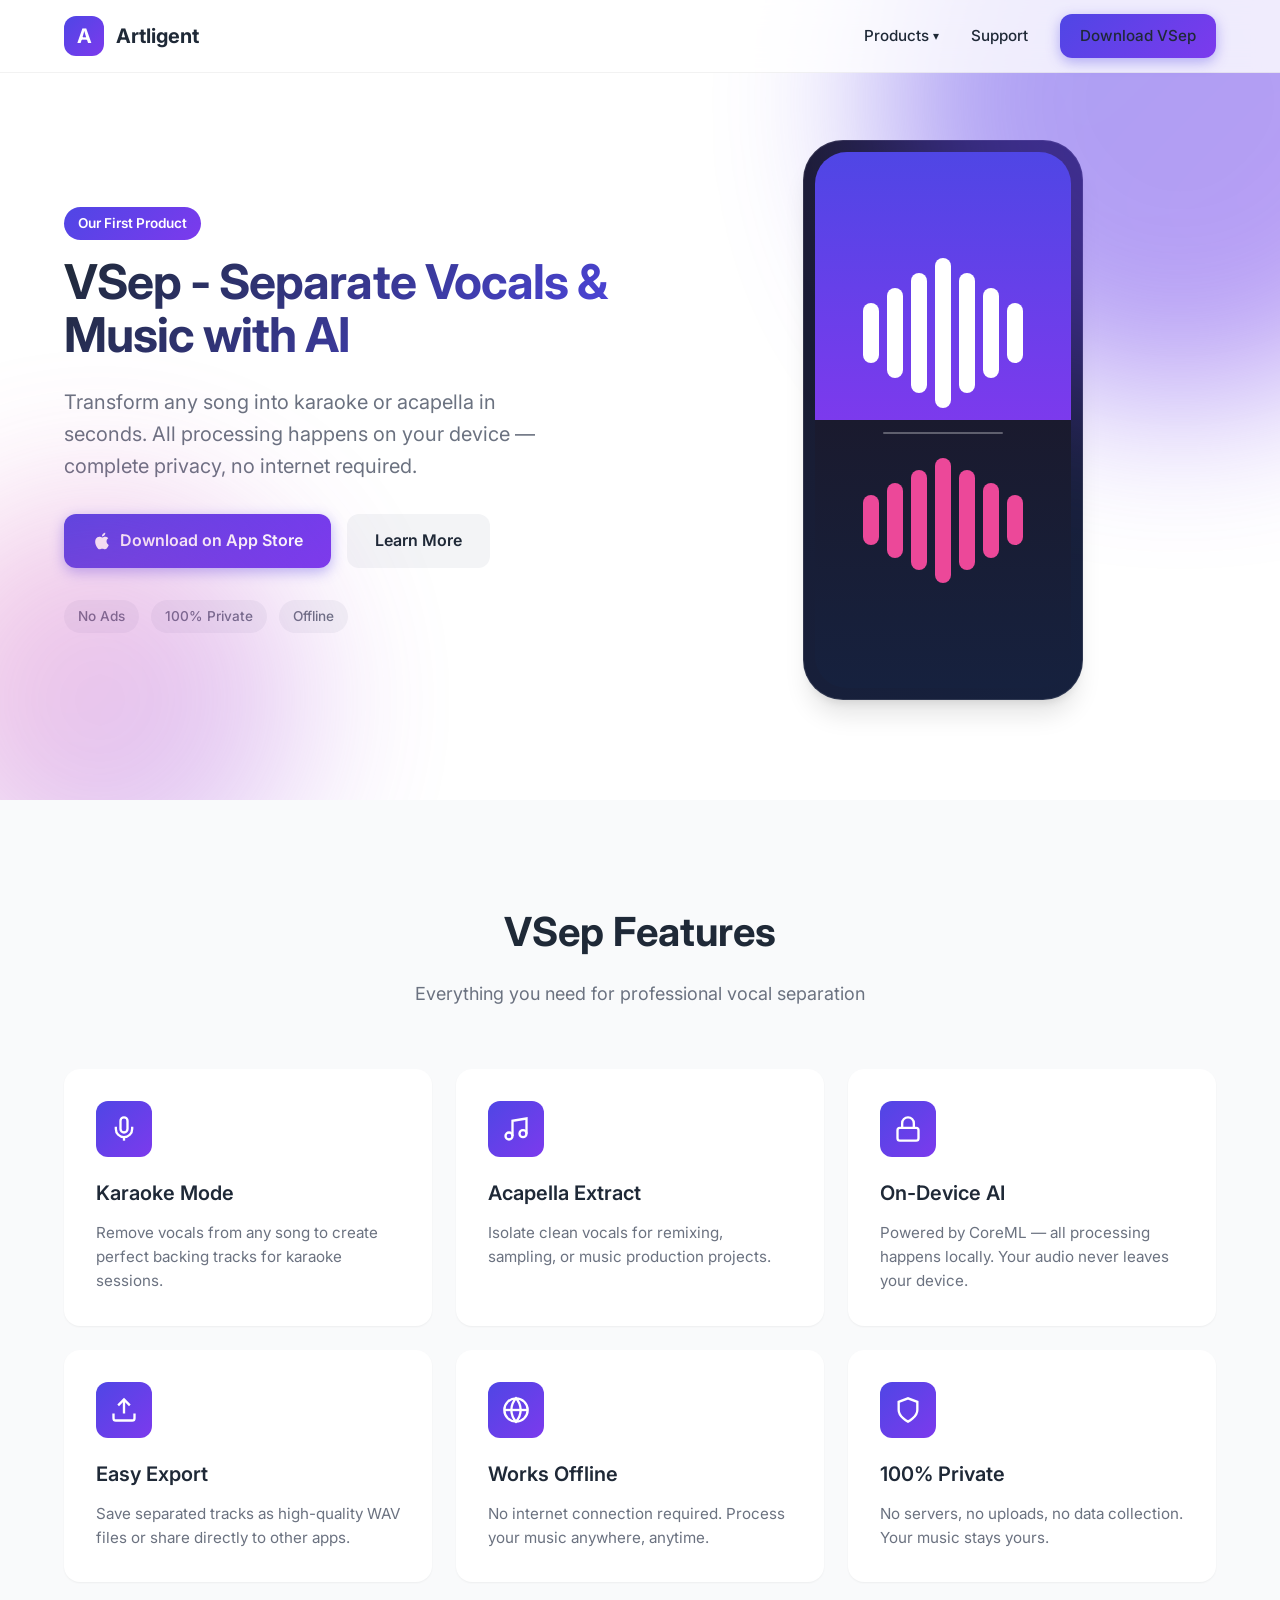
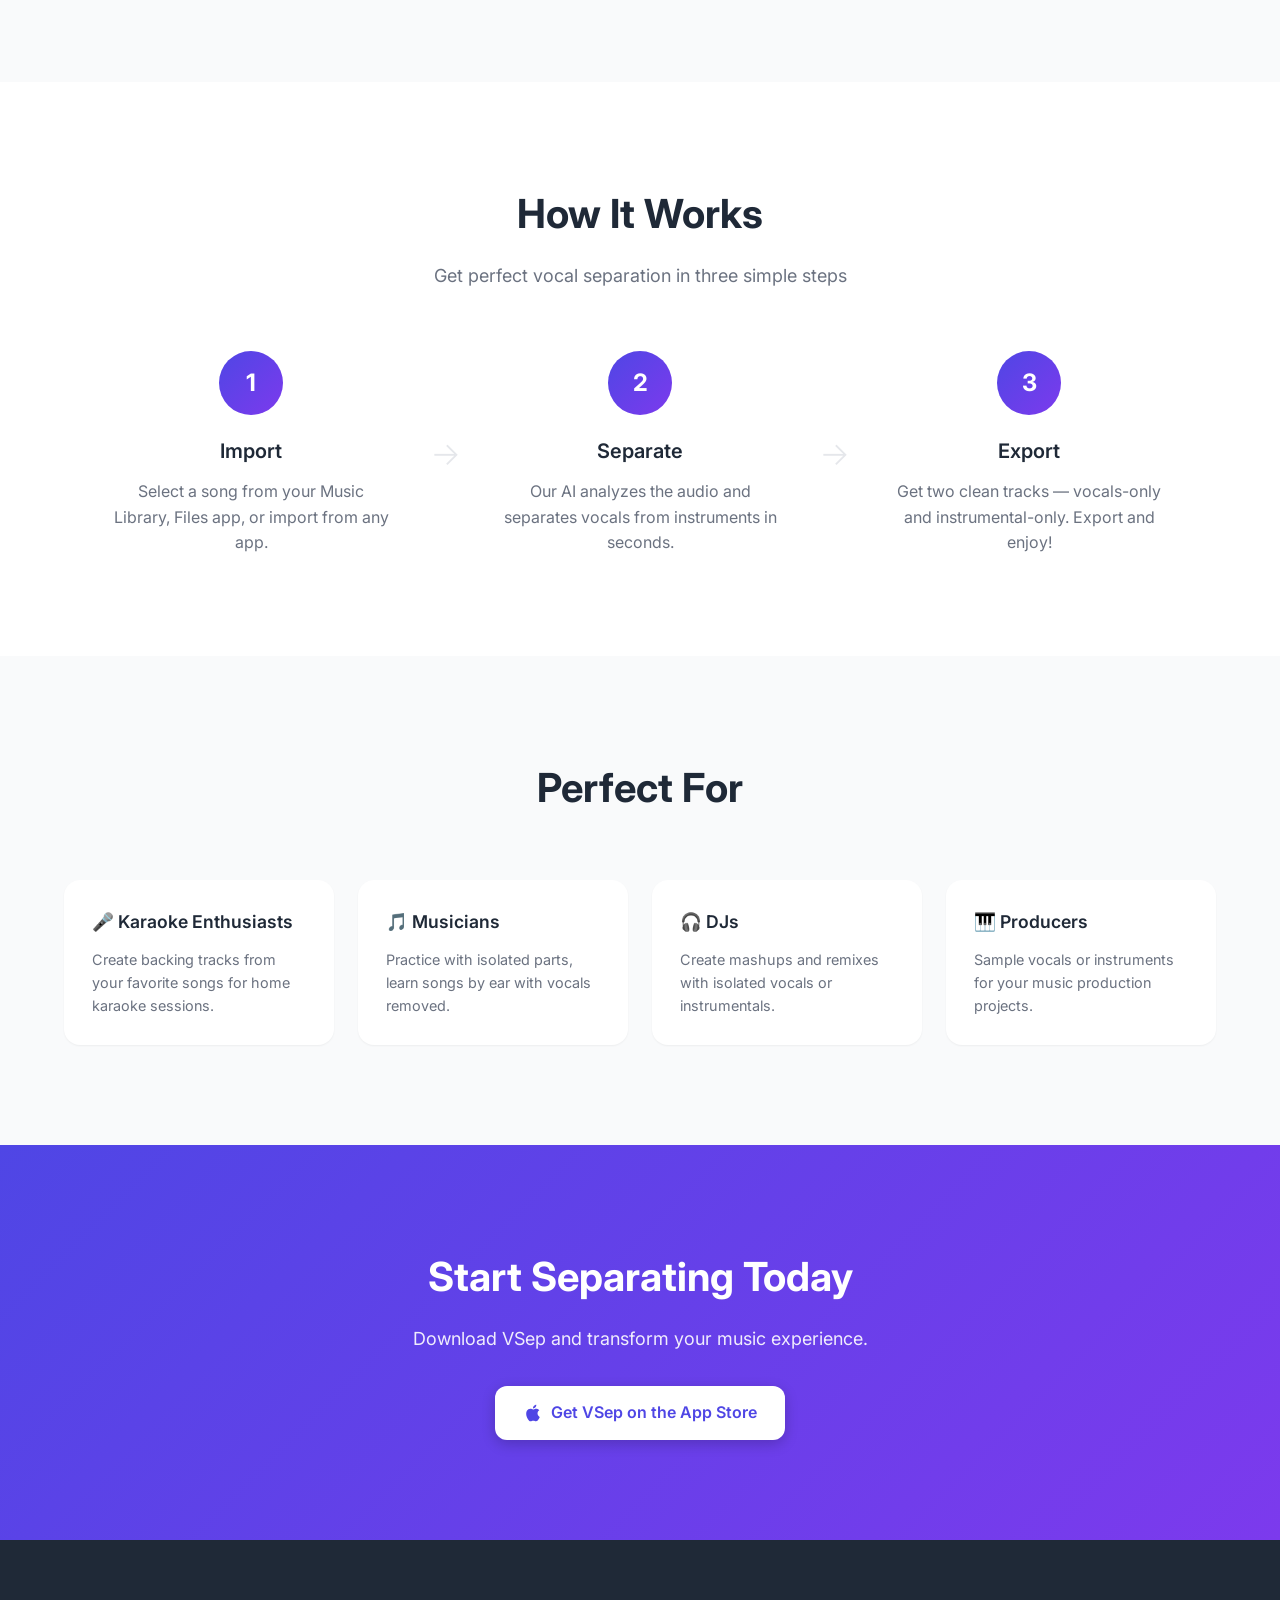
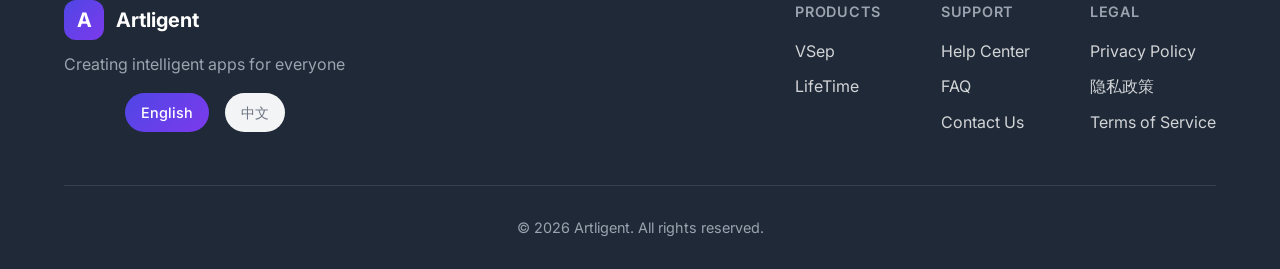
<file: vsep.html>
<!DOCTYPE html>
<html lang="en">
<head>
    <meta charset="UTF-8">
    <meta name="viewport" content="width=device-width, initial-scale=1.0">
    <title>VSep - Separate Vocals & Music with AI | Artligent</title>
    <meta name="description" content="VSep transforms any song into karaoke or acapella in seconds. On-device AI processing, complete privacy, works offline. Download on the App Store.">
    <link rel="stylesheet" href="css/style.css">
    <link rel="preconnect" href="https://fonts.googleapis.com">
    <link rel="preconnect" href="https://fonts.gstatic.com" crossorigin>
    <link href="https://fonts.googleapis.com/css2?family=Inter:wght@400;500;600;700&display=swap" rel="stylesheet">
</head>
<body>
    <header class="header">
        <nav class="nav container">
            <a href="/" class="logo">
                <div class="logo-icon">A</div>
                <span>Artligent</span>
            </a>
            <ul class="nav-links">
                <li class="nav-item-dropdown">
                    <button class="dropdown-toggle" type="button">
                        Products <span class="caret">▾</span>
                    </button>
                    <div class="dropdown-menu">
                        <a href="/vsep.html" class="dropdown-link">
                            <div class="dropdown-link-icon vsep">V</div>
                            <div class="dropdown-link-text">
                                <span class="dropdown-link-title">VSep <span class="dropdown-tag">Available</span></span>
                                <span class="dropdown-link-desc">Separate vocals &amp; music with AI</span>
                            </div>
                        </a>
                        <a href="/lifetime.html" class="dropdown-link">
                            <div class="dropdown-link-icon lifetime">L</div>
                            <div class="dropdown-link-text">
                                <span class="dropdown-link-title">LifeTime <span class="dropdown-tag soon">Coming Soon</span></span>
                                <span class="dropdown-link-desc">A mindful life countdown</span>
                            </div>
                        </a>
                    </div>
                </li>
                <li><a href="/support.html">Support</a></li>
                <li><a href="https://apps.apple.com/us/app/vsep/id6759715582" class="btn btn-primary">Download VSep</a></li>
            </ul>
            <button class="mobile-menu-btn" aria-label="Toggle menu">
                <span></span>
                <span></span>
                <span></span>
            </button>
        </nav>
    </header>

    <main>
        <!-- Product: VSep -->
        <section class="hero">
            <div class="hero-bg">
                <div class="gradient-orb orb-1"></div>
                <div class="gradient-orb orb-2"></div>
            </div>
            <div class="container">
                <div class="hero-content">
                    <div class="hero-text">
                        <div class="product-badge">Our First Product</div>
                        <h1>VSep - Separate Vocals &amp; Music with AI</h1>
                        <p class="hero-subtitle">Transform any song into karaoke or acapella in seconds. All processing happens on your device — complete privacy, no internet required.</p>
                        <div class="hero-buttons">
                            <a href="https://apps.apple.com/us/app/vsep/id6759715582" class="btn btn-primary btn-large">
                                <svg class="icon" viewBox="0 0 24 24" fill="currentColor"><path d="M18.71 19.5c-.83 1.24-1.71 2.45-3.05 2.47-1.34.03-1.77-.79-3.29-.79-1.53 0-2 .77-3.27.82-1.31.05-2.3-1.32-3.14-2.53C4.25 17 2.94 12.45 4.7 9.39c.87-1.52 2.43-2.48 4.12-2.51 1.28-.02 2.5.87 3.29.87.78 0 2.26-1.07 3.81-.91.65.03 2.47.26 3.64 1.98-.09.06-2.17 1.28-2.15 3.81.03 3.02 2.65 4.03 2.68 4.04-.03.07-.42 1.44-1.38 2.83M13 3.5c.73-.83 1.94-1.46 2.94-1.5.13 1.17-.34 2.35-1.04 3.19-.69.85-1.83 1.51-2.95 1.42-.15-1.15.41-2.35 1.05-3.11z"/></svg>
                                Download on App Store
                            </a>
                            <a href="#features" class="btn btn-secondary btn-large">Learn More</a>
                        </div>
                        <div class="hero-badges">
                            <span class="badge">No Ads</span>
                            <span class="badge">100% Private</span>
                            <span class="badge">Offline</span>
                        </div>
                    </div>
                    <div class="hero-visual">
                        <div class="phone-mockup">
                            <div class="phone-screen">
                                <div class="waveform-demo">
                                    <div class="wave-bar"></div>
                                    <div class="wave-bar"></div>
                                    <div class="wave-bar"></div>
                                    <div class="wave-bar"></div>
                                    <div class="wave-bar"></div>
                                    <div class="wave-bar"></div>
                                    <div class="wave-bar"></div>
                                </div>
                                <div class="separator-line"></div>
                                <div class="waveform-demo secondary">
                                    <div class="wave-bar"></div>
                                    <div class="wave-bar"></div>
                                    <div class="wave-bar"></div>
                                    <div class="wave-bar"></div>
                                    <div class="wave-bar"></div>
                                    <div class="wave-bar"></div>
                                    <div class="wave-bar"></div>
                                </div>
                            </div>
                        </div>
                    </div>
                </div>
            </div>
        </section>

        <!-- Features Section -->
        <section id="features" class="features">
            <div class="container">
                <div class="section-header">
                    <h2>VSep Features</h2>
                    <p>Everything you need for professional vocal separation</p>
                </div>
                <div class="features-grid">
                    <div class="feature-card">
                        <div class="feature-icon">
                            <svg viewBox="0 0 24 24" fill="none" stroke="currentColor" stroke-width="2"><path d="M12 2a3 3 0 0 0-3 3v7a3 3 0 0 0 6 0V5a3 3 0 0 0-3-3Z"/><path d="M19 10v2a7 7 0 0 1-14 0v-2"/><line x1="12" y1="19" x2="12" y2="22"/></svg>
                        </div>
                        <h3>Karaoke Mode</h3>
                        <p>Remove vocals from any song to create perfect backing tracks for karaoke sessions.</p>
                    </div>
                    <div class="feature-card">
                        <div class="feature-icon">
                            <svg viewBox="0 0 24 24" fill="none" stroke="currentColor" stroke-width="2"><path d="M9 18V5l12-2v13"/><circle cx="6" cy="18" r="3"/><circle cx="18" cy="16" r="3"/></svg>
                        </div>
                        <h3>Acapella Extract</h3>
                        <p>Isolate clean vocals for remixing, sampling, or music production projects.</p>
                    </div>
                    <div class="feature-card">
                        <div class="feature-icon">
                            <svg viewBox="0 0 24 24" fill="none" stroke="currentColor" stroke-width="2"><rect x="3" y="11" width="18" height="11" rx="2" ry="2"/><path d="M7 11V7a5 5 0 0 1 10 0v4"/></svg>
                        </div>
                        <h3>On-Device AI</h3>
                        <p>Powered by CoreML — all processing happens locally. Your audio never leaves your device.</p>
                    </div>
                    <div class="feature-card">
                        <div class="feature-icon">
                            <svg viewBox="0 0 24 24" fill="none" stroke="currentColor" stroke-width="2"><path d="M21 15v4a2 2 0 0 1-2 2H5a2 2 0 0 1-2-2v-4"/><polyline points="17 8 12 3 7 8"/><line x1="12" y1="3" x2="12" y2="15"/></svg>
                        </div>
                        <h3>Easy Export</h3>
                        <p>Save separated tracks as high-quality WAV files or share directly to other apps.</p>
                    </div>
                    <div class="feature-card">
                        <div class="feature-icon">
                            <svg viewBox="0 0 24 24" fill="none" stroke="currentColor" stroke-width="2"><circle cx="12" cy="12" r="10"/><line x1="2" y1="12" x2="22" y2="12"/><path d="M12 2a15.3 15.3 0 0 1 4 10 15.3 15.3 0 0 1-4 10 15.3 15.3 0 0 1-4-10 15.3 15.3 0 0 1 4-10z"/></svg>
                        </div>
                        <h3>Works Offline</h3>
                        <p>No internet connection required. Process your music anywhere, anytime.</p>
                    </div>
                    <div class="feature-card">
                        <div class="feature-icon">
                            <svg viewBox="0 0 24 24" fill="none" stroke="currentColor" stroke-width="2"><path d="M12 22s8-4 8-10V5l-8-3-8 3v7c0 6 8 10 8 10z"/></svg>
                        </div>
                        <h3>100% Private</h3>
                        <p>No servers, no uploads, no data collection. Your music stays yours.</p>
                    </div>
                </div>
            </div>
        </section>

        <!-- How It Works -->
        <section id="how-it-works" class="how-it-works">
            <div class="container">
                <div class="section-header">
                    <h2>How It Works</h2>
                    <p>Get perfect vocal separation in three simple steps</p>
                </div>
                <div class="steps">
                    <div class="step">
                        <div class="step-number">1</div>
                        <h3>Import</h3>
                        <p>Select a song from your Music Library, Files app, or import from any app.</p>
                    </div>
                    <div class="step-arrow">→</div>
                    <div class="step">
                        <div class="step-number">2</div>
                        <h3>Separate</h3>
                        <p>Our AI analyzes the audio and separates vocals from instruments in seconds.</p>
                    </div>
                    <div class="step-arrow">→</div>
                    <div class="step">
                        <div class="step-number">3</div>
                        <h3>Export</h3>
                        <p>Get two clean tracks — vocals-only and instrumental-only. Export and enjoy!</p>
                    </div>
                </div>
            </div>
        </section>

        <!-- Use Cases -->
        <section class="use-cases">
            <div class="container">
                <div class="section-header">
                    <h2>Perfect For</h2>
                </div>
                <div class="use-cases-grid">
                    <div class="use-case">
                        <h4>🎤 Karaoke Enthusiasts</h4>
                        <p>Create backing tracks from your favorite songs for home karaoke sessions.</p>
                    </div>
                    <div class="use-case">
                        <h4>🎵 Musicians</h4>
                        <p>Practice with isolated parts, learn songs by ear with vocals removed.</p>
                    </div>
                    <div class="use-case">
                        <h4>🎧 DJs</h4>
                        <p>Create mashups and remixes with isolated vocals or instrumentals.</p>
                    </div>
                    <div class="use-case">
                        <h4>🎹 Producers</h4>
                        <p>Sample vocals or instruments for your music production projects.</p>
                    </div>
                </div>
            </div>
        </section>

        <!-- CTA Section -->
        <section class="cta">
            <div class="container">
                <div class="cta-content">
                    <h2>Start Separating Today</h2>
                    <p>Download VSep and transform your music experience.</p>
                    <a href="https://apps.apple.com/us/app/vsep/id6759715582" class="btn btn-primary btn-large">
                        <svg class="icon" viewBox="0 0 24 24" fill="currentColor"><path d="M18.71 19.5c-.83 1.24-1.71 2.45-3.05 2.47-1.34.03-1.77-.79-3.29-.79-1.53 0-2 .77-3.27.82-1.31.05-2.3-1.32-3.14-2.53C4.25 17 2.94 12.45 4.7 9.39c.87-1.52 2.43-2.48 4.12-2.51 1.28-.02 2.5.87 3.29.87.78 0 2.26-1.07 3.81-.91.65.03 2.47.26 3.64 1.98-.09.06-2.17 1.28-2.15 3.81.03 3.02 2.65 4.03 2.68 4.04-.03.07-.42 1.44-1.38 2.83M13 3.5c.73-.83 1.94-1.46 2.94-1.5.13 1.17-.34 2.35-1.04 3.19-.69.85-1.83 1.51-2.95 1.42-.15-1.15.41-2.35 1.05-3.11z"/></svg>
                        Get VSep on the App Store
                    </a>
                </div>
            </div>
        </section>
    </main>

    <footer class="footer">
        <div class="container">
            <div class="footer-content">
                <div class="footer-brand">
                    <a href="/" class="logo">
                        <div class="logo-icon">A</div>
                        <span>Artligent</span>
                    </a>
                    <p>Creating intelligent apps for everyone</p>
                    <div class="lang-switcher">
                        <a href="/vsep.html" class="active">English</a>
                        <a href="/vsep-cn.html">中文</a>
                    </div>
                </div>
                <div class="footer-links">
                    <div class="footer-col">
                        <h4>Products</h4>
                        <ul>
                            <li><a href="/vsep.html">VSep</a></li>
                            <li><a href="/lifetime.html">LifeTime</a></li>
                        </ul>
                    </div>
                    <div class="footer-col">
                        <h4>Support</h4>
                        <ul>
                            <li><a href="/support.html">Help Center</a></li>
                            <li><a href="/support.html#faq">FAQ</a></li>
                            <li><a href="/support.html#contact">Contact Us</a></li>
                        </ul>
                    </div>
                    <div class="footer-col">
                        <h4>Legal</h4>
                        <ul>
                            <li><a href="/privacy.html">Privacy Policy</a></li>
                            <li><a href="/privacy-cn.html">隐私政策</a></li>
                            <li><a href="/terms.html">Terms of Service</a></li>
                        </ul>
                    </div>
                </div>
            </div>
            <div class="footer-bottom">
                <p>&copy; 2026 Artligent. All rights reserved.</p>
            </div>
        </div>
    </footer>

    <script src="js/main.js"></script>
</body>
</html>
</file>
<file: css/style.css>
/* CSS Variables */
:root {
    --primary: #4F46E5;
    --primary-dark: #4338CA;
    --secondary: #7C3AED;
    --accent: #EC4899;
    --text: #1F2937;
    --text-light: #6B7280;
    --text-muted: #9CA3AF;
    --bg: #FFFFFF;
    --bg-light: #F9FAFB;
    --bg-dark: #F3F4F6;
    --border: #E5E7EB;
    --shadow-sm: 0 1px 2px 0 rgb(0 0 0 / 0.05);
    --shadow: 0 4px 6px -1px rgb(0 0 0 / 0.1), 0 2px 4px -2px rgb(0 0 0 / 0.1);
    --shadow-lg: 0 10px 15px -3px rgb(0 0 0 / 0.1), 0 4px 6px -4px rgb(0 0 0 / 0.1);
    --shadow-xl: 0 20px 25px -5px rgb(0 0 0 / 0.1), 0 8px 10px -6px rgb(0 0 0 / 0.1);
    --radius: 12px;
    --radius-lg: 16px;
    --radius-xl: 24px;
    --max-width: 1200px;
}

/* Reset & Base */
*, *::before, *::after {
    box-sizing: border-box;
    margin: 0;
    padding: 0;
}

html {
    scroll-behavior: smooth;
}

body {
    font-family: 'Inter', -apple-system, BlinkMacSystemFont, 'Segoe UI', Roboto, sans-serif;
    font-size: 16px;
    line-height: 1.6;
    color: var(--text);
    background: var(--bg);
    -webkit-font-smoothing: antialiased;
}

a {
    color: var(--primary);
    text-decoration: none;
    transition: color 0.2s;
}

a:hover {
    color: var(--primary-dark);
}

img {
    max-width: 100%;
    height: auto;
}

/* Container */
.container {
    max-width: var(--max-width);
    margin: 0 auto;
    padding: 0 24px;
}

/* Header */
.header {
    position: fixed;
    top: 0;
    left: 0;
    right: 0;
    z-index: 100;
    background: rgba(255, 255, 255, 0.8);
    backdrop-filter: blur(12px);
    -webkit-backdrop-filter: blur(12px);
    border-bottom: 1px solid rgba(0, 0, 0, 0.05);
}

.nav {
    display: flex;
    align-items: center;
    justify-content: space-between;
    height: 72px;
}

.logo {
    display: flex;
    align-items: center;
    gap: 12px;
    font-weight: 700;
    font-size: 1.25rem;
    color: var(--text);
}

.logo:hover {
    color: var(--text);
}

.logo-icon {
    width: 40px;
    height: 40px;
    background: linear-gradient(135deg, var(--primary) 0%, var(--secondary) 100%);
    color: white;
    border-radius: var(--radius);
    display: flex;
    align-items: center;
    justify-content: center;
    font-size: 1.25rem;
    font-weight: 700;
}

.nav-links {
    display: flex;
    align-items: center;
    gap: 32px;
    list-style: none;
}

.nav-links a {
    color: var(--text);
    font-weight: 500;
    font-size: 0.95rem;
}

.nav-links a:hover {
    color: var(--primary);
}

.nav-links a.active {
    color: var(--primary);
}

/* Mobile Menu Button */
.mobile-menu-btn {
    display: none;
    flex-direction: column;
    gap: 5px;
    background: none;
    border: none;
    cursor: pointer;
    padding: 8px;
}

.mobile-menu-btn span {
    width: 24px;
    height: 2px;
    background: var(--text);
    transition: all 0.3s;
}

/* Buttons */
.btn {
    display: inline-flex;
    align-items: center;
    justify-content: center;
    gap: 8px;
    padding: 10px 20px;
    font-size: 0.95rem;
    font-weight: 600;
    border-radius: var(--radius);
    border: none;
    cursor: pointer;
    transition: all 0.2s;
    text-decoration: none;
}

.btn-primary {
    background: linear-gradient(135deg, var(--primary) 0%, var(--secondary) 100%);
    color: white;
    box-shadow: 0 4px 14px rgba(79, 70, 229, 0.4);
}

.btn-primary:hover {
    transform: translateY(-1px);
    box-shadow: 0 6px 20px rgba(79, 70, 229, 0.5);
    color: white;
}

.btn-secondary {
    background: var(--bg-dark);
    color: var(--text);
}

.btn-secondary:hover {
    background: var(--border);
    color: var(--text);
}

.btn-large {
    padding: 14px 28px;
    font-size: 1rem;
}

.btn .icon {
    width: 20px;
    height: 20px;
}

/* Hero Section */
.hero {
    position: relative;
    padding: 140px 0 100px;
    overflow: hidden;
}

.hero-bg {
    position: absolute;
    inset: 0;
    pointer-events: none;
    overflow: hidden;
}

.gradient-orb {
    position: absolute;
    border-radius: 50%;
    filter: blur(80px);
    opacity: 0.5;
}

.orb-1 {
    width: 600px;
    height: 600px;
    background: linear-gradient(135deg, var(--primary) 0%, var(--secondary) 100%);
    top: -200px;
    right: -200px;
}

.orb-2 {
    width: 400px;
    height: 400px;
    background: linear-gradient(135deg, var(--accent) 0%, var(--secondary) 100%);
    bottom: -100px;
    left: -100px;
    opacity: 0.3;
}

.hero-content {
    display: grid;
    grid-template-columns: 1fr 1fr;
    gap: 60px;
    align-items: center;
}

.hero-text h1 {
    font-size: 3rem;
    font-weight: 700;
    line-height: 1.1;
    letter-spacing: -0.02em;
    margin-bottom: 24px;
    background: linear-gradient(135deg, var(--text) 0%, var(--primary) 100%);
    -webkit-background-clip: text;
    -webkit-text-fill-color: transparent;
    background-clip: text;
}

.product-badge {
    display: inline-block;
    padding: 6px 14px;
    background: linear-gradient(135deg, var(--primary) 0%, var(--secondary) 100%);
    color: white;
    border-radius: 100px;
    font-size: 0.85rem;
    font-weight: 600;
    margin-bottom: 16px;
}

.coming-soon {
    padding: 100px 0;
    background: var(--bg-light);
    text-align: center;
}

.coming-soon-content {
    max-width: 500px;
    margin: 0 auto;
    color: var(--text-light);
}

.hero-subtitle {
    font-size: 1.25rem;
    color: var(--text-light);
    margin-bottom: 32px;
    max-width: 480px;
}

.hero-buttons {
    display: flex;
    gap: 16px;
    margin-bottom: 32px;
    flex-wrap: wrap;
}

.hero-badges {
    display: flex;
    gap: 12px;
    flex-wrap: wrap;
}

.badge {
    padding: 6px 14px;
    background: var(--bg-dark);
    border-radius: 100px;
    font-size: 0.85rem;
    font-weight: 500;
    color: var(--text-light);
}

/* Phone Mockup */
.hero-visual {
    display: flex;
    justify-content: center;
}

.phone-mockup {
    width: 280px;
    height: 560px;
    background: linear-gradient(145deg, #1a1a2e 0%, #16213e 100%);
    border-radius: 40px;
    padding: 12px;
    box-shadow: var(--shadow-xl), 0 0 0 1px rgba(255, 255, 255, 0.1) inset;
}

.phone-screen {
    width: 100%;
    height: 100%;
    background: linear-gradient(180deg, #4F46E5 0%, #7C3AED 50%, #1a1a2e 50%, #16213e 100%);
    border-radius: 32px;
    display: flex;
    flex-direction: column;
    align-items: center;
    justify-content: center;
    gap: 24px;
    position: relative;
    overflow: hidden;
}

.waveform-demo {
    display: flex;
    align-items: center;
    gap: 8px;
}

.wave-bar {
    width: 16px;
    background: white;
    border-radius: 8px;
    animation: wave 1.2s ease-in-out infinite;
}

.waveform-demo .wave-bar:nth-child(1) { height: 60px; animation-delay: 0s; }
.waveform-demo .wave-bar:nth-child(2) { height: 90px; animation-delay: 0.1s; }
.waveform-demo .wave-bar:nth-child(3) { height: 120px; animation-delay: 0.2s; }
.waveform-demo .wave-bar:nth-child(4) { height: 150px; animation-delay: 0.3s; }
.waveform-demo .wave-bar:nth-child(5) { height: 120px; animation-delay: 0.4s; }
.waveform-demo .wave-bar:nth-child(6) { height: 90px; animation-delay: 0.5s; }
.waveform-demo .wave-bar:nth-child(7) { height: 60px; animation-delay: 0.6s; }

.waveform-demo.secondary .wave-bar {
    background: var(--accent);
}

.waveform-demo.secondary .wave-bar:nth-child(1) { height: 50px; }
.waveform-demo.secondary .wave-bar:nth-child(2) { height: 75px; }
.waveform-demo.secondary .wave-bar:nth-child(3) { height: 100px; }
.waveform-demo.secondary .wave-bar:nth-child(4) { height: 125px; }
.waveform-demo.secondary .wave-bar:nth-child(5) { height: 100px; }
.waveform-demo.secondary .wave-bar:nth-child(6) { height: 75px; }
.waveform-demo.secondary .wave-bar:nth-child(7) { height: 50px; }

@keyframes wave {
    0%, 100% { transform: scaleY(1); }
    50% { transform: scaleY(0.8); }
}

.separator-line {
    width: 120px;
    height: 2px;
    background: rgba(255, 255, 255, 0.3);
    border-radius: 1px;
}

/* Section Headers */
.section-header {
    text-align: center;
    max-width: 600px;
    margin: 0 auto 60px;
}

.section-header h2 {
    font-size: 2.5rem;
    font-weight: 700;
    margin-bottom: 16px;
}

.section-header p {
    font-size: 1.125rem;
    color: var(--text-light);
}

/* Features Section */
.features {
    padding: 100px 0;
    background: var(--bg-light);
}

.features-grid {
    display: grid;
    grid-template-columns: repeat(3, 1fr);
    gap: 24px;
}

.feature-card {
    background: white;
    padding: 32px;
    border-radius: var(--radius-lg);
    box-shadow: var(--shadow-sm);
    transition: all 0.3s;
}

.feature-card:hover {
    transform: translateY(-4px);
    box-shadow: var(--shadow-lg);
}

.feature-icon {
    width: 56px;
    height: 56px;
    background: linear-gradient(135deg, var(--primary) 0%, var(--secondary) 100%);
    border-radius: var(--radius);
    display: flex;
    align-items: center;
    justify-content: center;
    margin-bottom: 20px;
}

.feature-icon svg {
    width: 28px;
    height: 28px;
    color: white;
}

.feature-card h3 {
    font-size: 1.25rem;
    font-weight: 600;
    margin-bottom: 12px;
}

.feature-card p {
    color: var(--text-light);
    font-size: 0.95rem;
}

/* How It Works */
.how-it-works {
    padding: 100px 0;
}

.steps {
    display: flex;
    align-items: center;
    justify-content: center;
    gap: 40px;
}

.step {
    text-align: center;
    max-width: 280px;
}

.step-number {
    width: 64px;
    height: 64px;
    background: linear-gradient(135deg, var(--primary) 0%, var(--secondary) 100%);
    color: white;
    border-radius: 50%;
    display: flex;
    align-items: center;
    justify-content: center;
    font-size: 1.5rem;
    font-weight: 700;
    margin: 0 auto 20px;
}

.step h3 {
    font-size: 1.25rem;
    font-weight: 600;
    margin-bottom: 12px;
}

.step p {
    color: var(--text-light);
}

.step-arrow {
    font-size: 2rem;
    color: var(--border);
    font-weight: 300;
}

/* Use Cases */
.use-cases {
    padding: 100px 0;
    background: var(--bg-light);
}

.use-cases-grid {
    display: grid;
    grid-template-columns: repeat(4, 1fr);
    gap: 24px;
}

.use-case {
    background: white;
    padding: 28px;
    border-radius: var(--radius-lg);
    box-shadow: var(--shadow-sm);
}

.use-case h4 {
    font-size: 1.1rem;
    font-weight: 600;
    margin-bottom: 12px;
}

.use-case p {
    color: var(--text-light);
    font-size: 0.9rem;
}

/* CTA Section */
.cta {
    padding: 100px 0;
    background: linear-gradient(135deg, var(--primary) 0%, var(--secondary) 100%);
    color: white;
    text-align: center;
}

.cta-content {
    max-width: 600px;
    margin: 0 auto;
}

.cta h2 {
    font-size: 2.5rem;
    font-weight: 700;
    margin-bottom: 16px;
}

.cta p {
    font-size: 1.125rem;
    opacity: 0.9;
    margin-bottom: 32px;
}

.cta .btn-primary {
    background: white;
    color: var(--primary);
    box-shadow: 0 4px 14px rgba(0, 0, 0, 0.2);
}

.cta .btn-primary:hover {
    background: var(--bg-light);
    color: var(--primary-dark);
}

/* Footer */
.footer {
    background: var(--text);
    color: white;
    padding: 60px 0 30px;
}

.footer-content {
    display: flex;
    justify-content: space-between;
    margin-bottom: 40px;
}

.footer-brand .logo {
    color: white;
    margin-bottom: 12px;
}

.footer-brand p {
    color: var(--text-muted);
}

.footer-links {
    display: flex;
    gap: 60px;
}

.footer-col h4 {
    font-size: 0.9rem;
    font-weight: 600;
    text-transform: uppercase;
    letter-spacing: 0.05em;
    margin-bottom: 16px;
    color: var(--text-muted);
}

.footer-col ul {
    list-style: none;
}

.footer-col li {
    margin-bottom: 10px;
}

.footer-col a {
    color: white;
    opacity: 0.8;
    transition: opacity 0.2s;
}

.footer-col a:hover {
    opacity: 1;
    color: white;
}

.footer-bottom {
    padding-top: 30px;
    border-top: 1px solid rgba(255, 255, 255, 0.1);
    text-align: center;
    color: var(--text-muted);
    font-size: 0.9rem;
}

/* Page Header */
.page-header {
    padding: 120px 0 60px;
    background: var(--bg-light);
    text-align: center;
}

.page-header h1 {
    font-size: 2.5rem;
    font-weight: 700;
    margin-bottom: 12px;
}

.page-header p {
    color: var(--text-light);
}

/* Support Section */
.support-section {
    padding: 60px 0 100px;
}

.support-grid {
    display: grid;
    grid-template-columns: 240px 1fr;
    gap: 60px;
}

.support-nav {
    position: sticky;
    top: 100px;
}

.support-nav-item {
    display: block;
    padding: 12px 16px;
    border-radius: var(--radius);
    color: var(--text);
    font-weight: 500;
    margin-bottom: 8px;
}

.support-nav-item:hover {
    background: var(--bg-light);
    color: var(--primary);
}

.support-nav-item.active {
    background: linear-gradient(135deg, var(--primary) 0%, var(--secondary) 100%);
    color: white;
}

.support-content h2 {
    font-size: 1.75rem;
    font-weight: 700;
    margin-bottom: 24px;
    padding-top: 20px;
}

.support-block {
    margin-bottom: 60px;
}

/* FAQ */
.faq-list {
    display: flex;
    flex-direction: column;
    gap: 16px;
}

.faq-item {
    background: white;
    border: 1px solid var(--border);
    border-radius: var(--radius-lg);
    overflow: hidden;
}

.faq-question {
    width: 100%;
    padding: 20px 24px;
    display: flex;
    align-items: center;
    justify-content: space-between;
    background: none;
    border: none;
    font-size: 1rem;
    font-weight: 600;
    cursor: pointer;
    text-align: left;
}

.faq-icon {
    width: 20px;
    height: 20px;
    transition: transform 0.3s;
    flex-shrink: 0;
}

.faq-item.active .faq-icon {
    transform: rotate(180deg);
}

.faq-answer {
    max-height: 0;
    overflow: hidden;
    transition: max-height 0.3s ease-out;
}

.faq-item.active .faq-answer {
    max-height: 500px;
}

.faq-answer p {
    padding: 0 24px 20px;
    color: var(--text-light);
}

/* Troubleshooting */
.troubleshooting-list {
    display: flex;
    flex-direction: column;
    gap: 24px;
}

.troubleshooting-item {
    background: white;
    padding: 24px;
    border-radius: var(--radius-lg);
    border: 1px solid var(--border);
}

.troubleshooting-item h4 {
    font-size: 1.1rem;
    font-weight: 600;
    margin-bottom: 16px;
}

.troubleshooting-item ul {
    margin-left: 20px;
    color: var(--text-light);
}

.troubleshooting-item li {
    margin-bottom: 8px;
}

/* Contact */
.contact-options {
    display: grid;
    grid-template-columns: repeat(3, 1fr);
    gap: 24px;
    margin-bottom: 40px;
}

.contact-card {
    background: white;
    padding: 32px;
    border-radius: var(--radius-lg);
    border: 1px solid var(--border);
    text-align: center;
}

.contact-icon {
    font-size: 2.5rem;
    margin-bottom: 16px;
}

.contact-card h4 {
    font-size: 1.1rem;
    font-weight: 600;
    margin-bottom: 8px;
}

.contact-card p {
    color: var(--text-light);
    font-size: 0.9rem;
    margin-bottom: 16px;
}

.contact-card a {
    font-weight: 600;
}

.response-time {
    background: var(--bg-light);
    padding: 20px;
    border-radius: var(--radius);
    text-align: center;
}

/* Legal Content */
.legal-content {
    padding: 60px 0 100px;
}

.legal-document {
    max-width: 800px;
    margin: 0 auto;
}

.legal-intro {
    font-size: 1.125rem;
    color: var(--text-light);
    margin-bottom: 40px;
}

.legal-document h2 {
    font-size: 1.5rem;
    font-weight: 700;
    margin: 40px 0 20px;
}

.legal-document p {
    margin-bottom: 16px;
    color: var(--text-light);
}

.legal-document ul {
    margin: 20px 0;
    padding-left: 24px;
    color: var(--text-light);
}

.legal-document li {
    margin-bottom: 12px;
}

.legal-document strong {
    color: var(--text);
}

.legal-footer {
    margin-top: 60px;
    padding-top: 40px;
    border-top: 1px solid var(--border);
    text-align: center;
}

/* Responsive Design */
@media (max-width: 1024px) {
    .features-grid {
        grid-template-columns: repeat(2, 1fr);
    }

    .use-cases-grid {
        grid-template-columns: repeat(2, 1fr);
    }
}

@media (max-width: 768px) {
    .nav-links {
        display: none;
    }

    .mobile-menu-btn {
        display: flex;
    }

    .hero-content {
        grid-template-columns: 1fr;
        text-align: center;
    }

    .hero-text h1 {
        font-size: 2.5rem;
    }

    .hero-subtitle {
        margin-left: auto;
        margin-right: auto;
    }

    .hero-buttons {
        justify-content: center;
    }

    .hero-badges {
        justify-content: center;
    }

    .features-grid {
        grid-template-columns: 1fr;
    }

    .steps {
        flex-direction: column;
    }

    .step-arrow {
        transform: rotate(90deg);
    }

    .use-cases-grid {
        grid-template-columns: 1fr;
    }

    .contact-options {
        grid-template-columns: 1fr;
    }

    .support-grid {
        grid-template-columns: 1fr;
    }

    .support-nav {
        position: static;
        display: flex;
        gap: 12px;
        overflow-x: auto;
        padding-bottom: 12px;
    }

    .support-nav-item {
        white-space: nowrap;
        margin-bottom: 0;
    }

    .footer-content {
        flex-direction: column;
        gap: 40px;
    }

    .footer-links {
        flex-direction: column;
        gap: 32px;
    }
}

@media (max-width: 480px) {
    .hero-text h1 {
        font-size: 2rem;
    }

    .hero-subtitle {
        font-size: 1rem;
    }

    .section-header h2 {
        font-size: 1.75rem;
    }

    .cta h2 {
        font-size: 1.75rem;
    }

    .phone-mockup {
        width: 220px;
        height: 440px;
    }
}

/* Language Switcher */
.lang-switcher {
    display: flex;
    gap: 16px;
    justify-content: center;
    margin-top: 16px;
}

.lang-switcher a {
    padding: 8px 16px;
    border-radius: 100px;
    font-size: 0.9rem;
    font-weight: 500;
    color: var(--text-light);
    background: var(--bg-dark);
    transition: all 0.2s;
}

.lang-switcher a:hover {
    color: var(--text);
    background: var(--border);
}

.lang-switcher a.active {
    color: white;
    background: linear-gradient(135deg, var(--primary) 0%, var(--secondary) 100%);
}

/* ===== Products Dropdown (nav) ===== */
.nav-item-dropdown {
    position: relative;
}

.dropdown-toggle {
    display: inline-flex;
    align-items: center;
    gap: 4px;
    color: var(--text);
    font-weight: 500;
    font-size: 0.95rem;
    cursor: pointer;
    background: none;
    border: none;
    padding: 0;
    font-family: inherit;
}

.dropdown-toggle:hover {
    color: var(--primary);
}

.dropdown-toggle.active {
    color: var(--primary);
}

.dropdown-toggle .caret {
    transition: transform 0.2s;
    font-size: 0.75rem;
}

.nav-item-dropdown.open .dropdown-toggle .caret {
    transform: rotate(180deg);
}

.dropdown-menu {
    position: absolute;
    top: calc(100% + 12px);
    left: 50%;
    transform: translateX(-50%) translateY(-6px);
    min-width: 240px;
    background: white;
    border-radius: var(--radius-lg);
    box-shadow: var(--shadow-xl);
    border: 1px solid var(--border);
    padding: 8px;
    opacity: 0;
    visibility: hidden;
    transition: opacity 0.2s, transform 0.2s, visibility 0.2s;
    z-index: 200;
}

.nav-item-dropdown.open .dropdown-menu {
    opacity: 1;
    visibility: visible;
    transform: translateX(-50%) translateY(0);
}

.dropdown-link {
    display: flex;
    align-items: flex-start;
    gap: 12px;
    padding: 12px;
    border-radius: var(--radius);
    color: var(--text);
    transition: background 0.2s;
}

.dropdown-link:hover {
    background: var(--bg-light);
    color: var(--text);
}

.dropdown-link-icon {
    width: 36px;
    height: 36px;
    border-radius: 9px;
    display: flex;
    align-items: center;
    justify-content: center;
    color: white;
    font-weight: 700;
    flex-shrink: 0;
    font-size: 1rem;
}

.dropdown-link-icon.vsep {
    background: linear-gradient(135deg, var(--primary) 0%, var(--secondary) 100%);
}

.dropdown-link-icon.lifetime {
    background: linear-gradient(135deg, #2a2438 0%, #d4a853 100%);
}

.dropdown-link-text {
    display: flex;
    flex-direction: column;
    gap: 2px;
}

.dropdown-link-title {
    font-weight: 600;
    font-size: 0.95rem;
    display: flex;
    align-items: center;
    gap: 8px;
}

.dropdown-link-desc {
    font-size: 0.82rem;
    color: var(--text-light);
    font-weight: 400;
}

.dropdown-tag {
    font-size: 0.65rem;
    font-weight: 700;
    text-transform: uppercase;
    letter-spacing: 0.04em;
    padding: 2px 7px;
    border-radius: 100px;
    background: var(--bg-dark);
    color: var(--text-light);
}

.dropdown-tag.soon {
    background: linear-gradient(135deg, #d4a853 0%, #b8862e 100%);
    color: white;
}

/* ===== Products Hub ===== */
.hub-hero {
    position: relative;
    padding: 160px 0 80px;
    overflow: hidden;
    text-align: center;
}

.hub-hero h1 {
    font-size: 3rem;
    font-weight: 700;
    line-height: 1.1;
    letter-spacing: -0.02em;
    margin-bottom: 20px;
    background: linear-gradient(135deg, var(--text) 0%, var(--primary) 100%);
    -webkit-background-clip: text;
    -webkit-text-fill-color: transparent;
    background-clip: text;
}

.hub-hero p {
    font-size: 1.2rem;
    color: var(--text-light);
    max-width: 560px;
    margin: 0 auto;
}

.products-section {
    padding: 40px 0 100px;
}

.products-grid {
    display: grid;
    grid-template-columns: repeat(2, 1fr);
    gap: 32px;
    max-width: 900px;
    margin: 0 auto;
}

.product-card {
    position: relative;
    display: flex;
    flex-direction: column;
    background: white;
    border-radius: var(--radius-xl);
    box-shadow: var(--shadow-sm);
    border: 1px solid var(--border);
    overflow: hidden;
    transition: all 0.3s;
}

.product-card:hover {
    transform: translateY(-6px);
    box-shadow: var(--shadow-xl);
}

.product-card-visual {
    height: 220px;
    display: flex;
    align-items: center;
    justify-content: center;
    position: relative;
    overflow: hidden;
}

.product-card-visual.vsep {
    background: linear-gradient(135deg, var(--primary) 0%, var(--secondary) 100%);
}

.product-card-visual.lifetime {
    background: linear-gradient(135deg, #0c0a12 0%, #2a2438 60%, #3a2f1a 100%);
}

.product-card-visual::before {
    content: '';
    position: absolute;
    inset: 0;
    background: radial-gradient(circle at 70% 30%, rgba(255,255,255,0.18), transparent 60%);
}

.product-card-initial {
    font-size: 4rem;
    font-weight: 800;
    color: rgba(255, 255, 255, 0.95);
    letter-spacing: -0.02em;
    position: relative;
    z-index: 1;
}

.product-card-body {
    padding: 32px;
    flex: 1;
    display: flex;
    flex-direction: column;
}

.product-card-tag {
    display: inline-flex;
    align-items: center;
    gap: 6px;
    padding: 4px 12px;
    border-radius: 100px;
    font-size: 0.72rem;
    font-weight: 700;
    text-transform: uppercase;
    letter-spacing: 0.04em;
    align-self: flex-start;
    margin-bottom: 14px;
    background: var(--bg-dark);
    color: var(--text-light);
}

.product-card-tag.soon {
    background: linear-gradient(135deg, #d4a853 0%, #b8862e 100%);
    color: white;
}

.product-card-body h3 {
    font-size: 1.6rem;
    font-weight: 700;
    margin-bottom: 10px;
}

.product-card-body p {
    color: var(--text-light);
    margin-bottom: 24px;
    flex: 1;
}

.product-card-link {
    display: inline-flex;
    align-items: center;
    gap: 8px;
    font-weight: 600;
    color: var(--primary);
    align-self: flex-start;
}

.product-card-link:hover {
    color: var(--primary-dark);
    gap: 12px;
}

.product-card-link .arrow {
    transition: transform 0.2s;
}

.product-card:hover .product-card-link .arrow {
    transform: translateX(4px);
}

/* ===== LifeTime themed phone mockup ===== */
.phone-screen.lifetime {
    background: linear-gradient(180deg, #0c0a12 0%, #161322 100%);
    justify-content: space-between;
    padding: 40px 0 32px;
}

.countdown-ring {
    width: 170px;
    height: 170px;
    border-radius: 50%;
    position: relative;
    background: conic-gradient(var(--accent-gold, #d4a853) 0deg, var(--accent-gold, #d4a853) 126deg, rgba(255,255,255,0.08) 126deg, rgba(255,255,255,0.08) 360deg);
    display: flex;
    align-items: center;
    justify-content: center;
    box-shadow: 0 0 40px rgba(212, 168, 83, 0.25);
}

.countdown-ring::before {
    content: '';
    position: absolute;
    inset: 14px;
    border-radius: 50%;
    background: #0c0a12;
}

.countdown-ring-inner {
    position: relative;
    z-index: 1;
    text-align: center;
    color: #f2ede4;
}

.countdown-ring-pct {
    font-size: 2.4rem;
    font-weight: 700;
    font-family: 'SF Mono', ui-monospace, Menlo, monospace;
    background: linear-gradient(135deg, #f2ede4 0%, #d4a853 100%);
    -webkit-background-clip: text;
    -webkit-text-fill-color: transparent;
    background-clip: text;
    line-height: 1;
}

.countdown-ring-label {
    font-size: 0.65rem;
    color: #7a7585;
    text-transform: uppercase;
    letter-spacing: 0.1em;
    margin-top: 4px;
}

.quote-preview {
    width: 80%;
    text-align: center;
    color: #7a7585;
    font-size: 0.7rem;
    font-style: italic;
    line-height: 1.5;
}

.quote-preview .quote-mark {
    color: #d4a853;
    font-size: 1rem;
    line-height: 0;
    position: relative;
    top: 3px;
}

/* Coming soon button (non-primary look) */
.btn-coming-soon {
    background: var(--bg-dark);
    color: var(--text-light);
    cursor: default;
    box-shadow: none;
}

.btn-coming-soon:hover {
    transform: none;
    color: var(--text-light);
}

/* Feature cards themed for LifeTime (gold icons) */
.feature-icon.gold {
    background: linear-gradient(135deg, #d4a853 0%, #b8862e 100%);
}

/* CTA variant for LifeTime (dark/gold) */
.cta.lifetime {
    background: linear-gradient(135deg, #0c0a12 0%, #2a2438 100%);
}

.cta.lifetime .btn-primary {
    background: linear-gradient(135deg, #d4a853 0%, #b8862e 100%);
    color: #0c0a12;
}

.cta.lifetime .btn-coming-soon {
    background: rgba(255, 255, 255, 0.08);
    color: rgba(242, 237, 228, 0.7);
}

@media (max-width: 768px) {
    .products-grid {
        grid-template-columns: 1fr;
    }

    .hub-hero h1 {
        font-size: 2.5rem;
    }

    /* Products dropdown behaves as an inline expanding list inside the mobile menu */
    .nav-item-dropdown {
        width: 100%;
    }

    .nav-item-dropdown .dropdown-toggle {
        width: 100%;
        justify-content: center;
    }

    .nav-item-dropdown .dropdown-menu {
        position: static;
        transform: none;
        opacity: 1;
        visibility: visible;
        box-shadow: none;
        border: none;
        padding: 4px 0 4px 12px;
        margin-top: 4px;
        display: none;
    }

    .nav-item-dropdown.open .dropdown-menu {
        display: block;
    }
}

@media (max-width: 480px) {
    .hub-hero h1 {
        font-size: 2rem;
    }

    .product-card-visual {
        height: 180px;
    }

    .countdown-ring {
        width: 140px;
        height: 140px;
    }

    .countdown-ring-pct {
        font-size: 2rem;
    }
}
</file>
